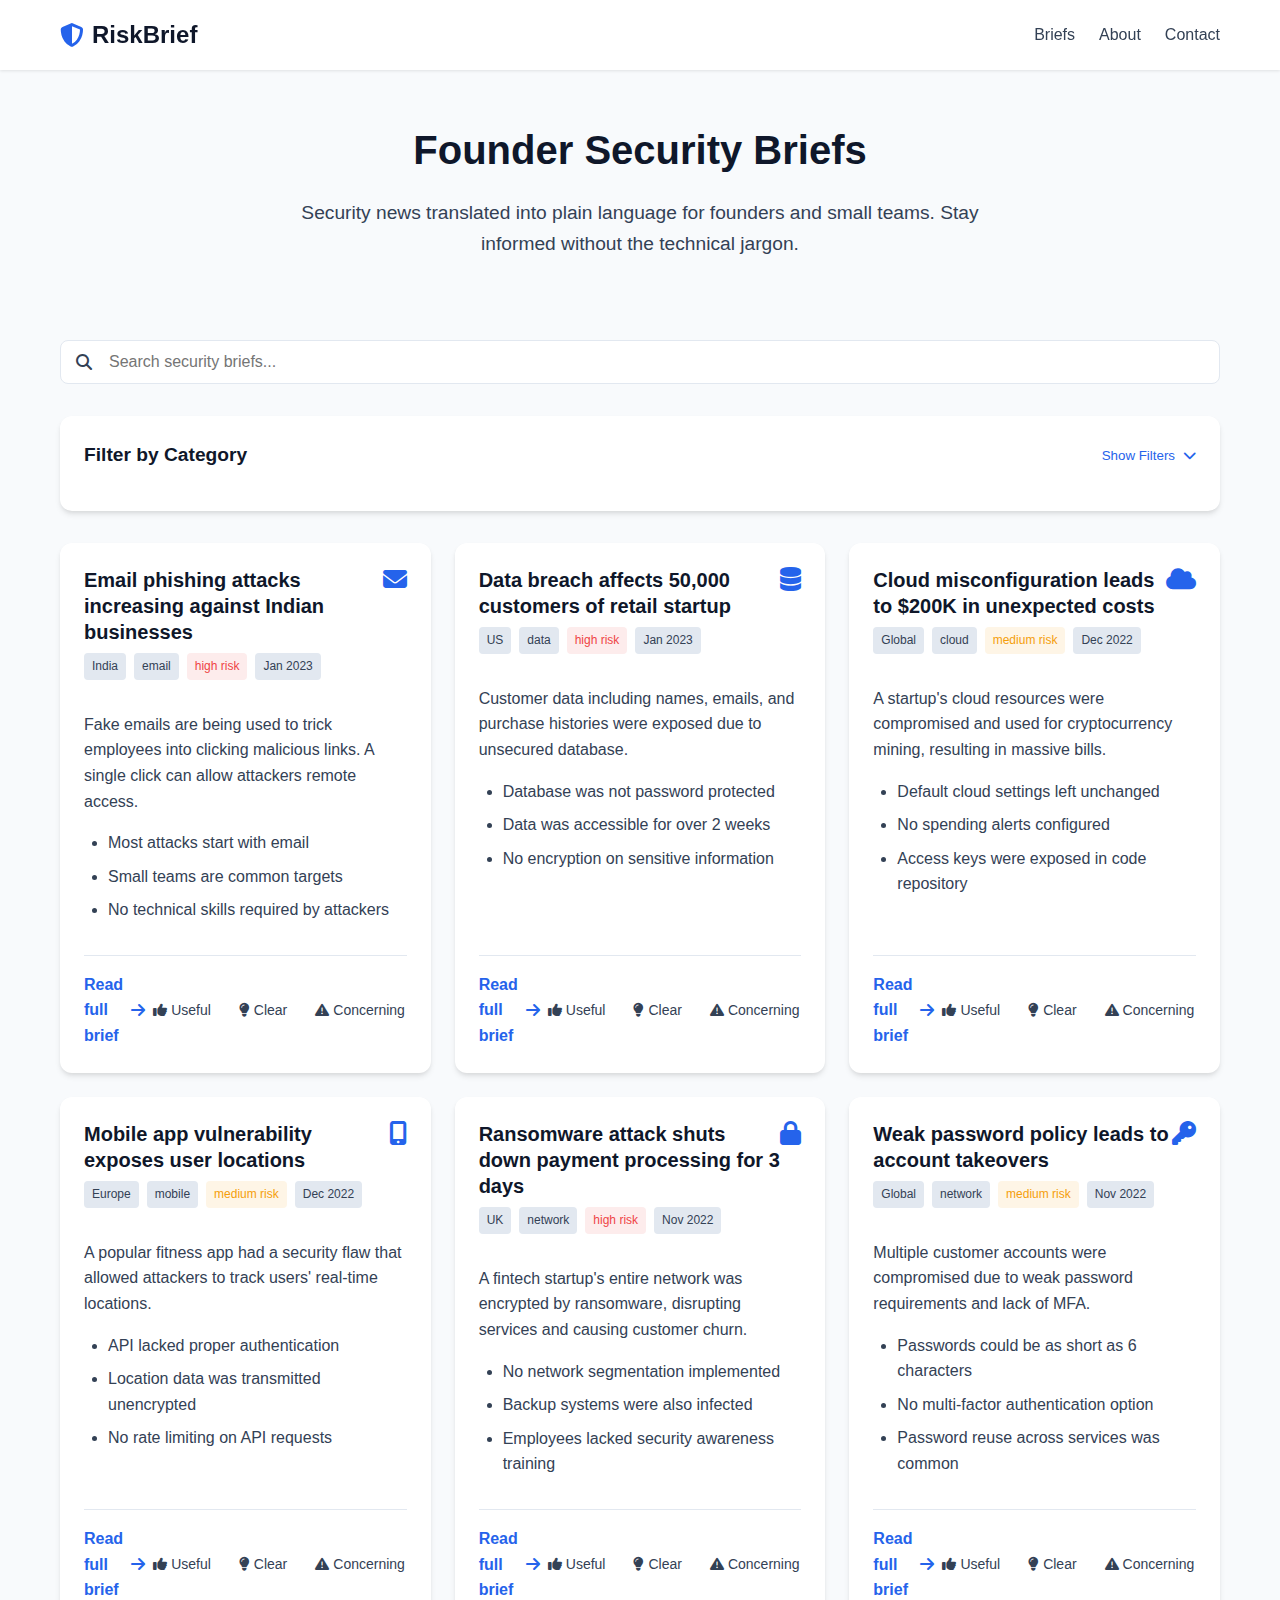
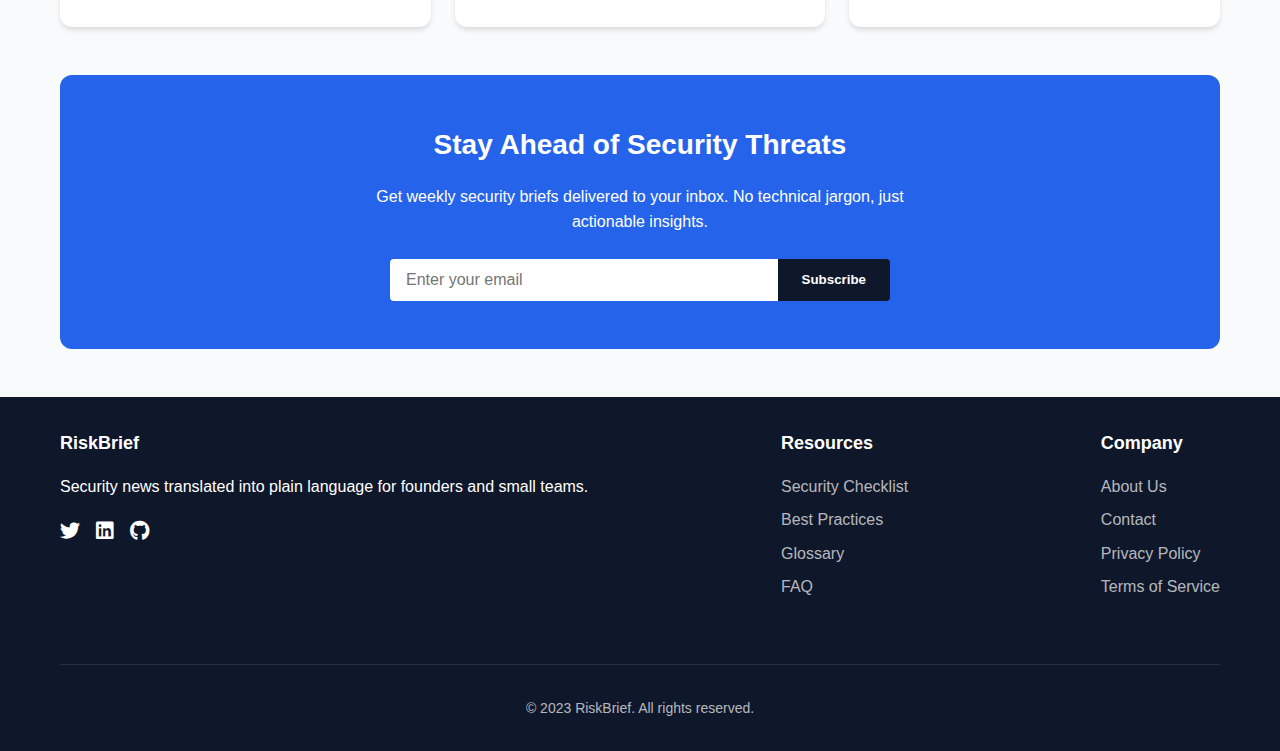
<file: index.html>
<!DOCTYPE html>
<html lang="en">
<head>
  <meta charset="UTF-8">
  <meta name="viewport" content="width=device-width, initial-scale=1.0">
  <meta name="description" content="Security news translated into plain language for founders and small teams.">
  <title>RiskBrief — Founder Security Briefs</title>
  <link rel="stylesheet" href="https://cdnjs.cloudflare.com/ajax/libs/font-awesome/6.4.0/css/all.min.css">
  <style>
    :root {
      --primary-color: #2563eb;
      --primary-dark: #1d4ed8;
      --secondary-color: #0f172a;
      --text-color: #334155;
      --light-gray: #f8fafc;
      --medium-gray: #e2e8f0;
      --border-color: #e2e8f0;
      --success-color: #10b981;
      --warning-color: #f59e0b;
      --danger-color: #ef4444;
      --card-shadow: 0 4px 6px -1px rgba(0, 0, 0, 0.1), 0 2px 4px -1px rgba(0, 0, 0, 0.06);
      --card-hover-shadow: 0 10px 15px -3px rgba(0, 0, 0, 0.1), 0 4px 6px -2px rgba(0, 0, 0, 0.05);
    }

    * {
      box-sizing: border-box;
      margin: 0;
      padding: 0;
    }

    body {
      font-family: -apple-system, BlinkMacSystemFont, "Segoe UI", Roboto, "Helvetica Neue", Arial, sans-serif;
      background-color: var(--light-gray);
      color: var(--text-color);
      line-height: 1.6;
    }

    .container {
      max-width: 1200px;
      margin: 0 auto;
      padding: 0 20px;
    }

    /* Header Styles */
    header {
      background-color: white;
      box-shadow: 0 1px 3px 0 rgba(0, 0, 0, 0.1);
      position: sticky;
      top: 0;
      z-index: 100;
    }

    .header-content {
      display: flex;
      justify-content: space-between;
      align-items: center;
      padding: 1rem 0;
    }

    .logo {
      display: flex;
      align-items: center;
      font-size: 1.5rem;
      font-weight: 700;
      color: var(--secondary-color);
      text-decoration: none;
    }

    .logo i {
      margin-right: 0.5rem;
      color: var(--primary-color);
    }

    nav ul {
      display: flex;
      list-style: none;
    }

    nav ul li {
      margin-left: 1.5rem;
    }

    nav ul li a {
      color: var(--text-color);
      text-decoration: none;
      font-weight: 500;
      transition: color 0.2s;
    }

    nav ul li a:hover {
      color: var(--primary-color);
    }

    /* Hero Section */
    .hero {
      padding: 3rem 0;
      text-align: center;
    }

    .hero h1 {
      font-size: 2.5rem;
      margin-bottom: 1rem;
      color: var(--secondary-color);
    }

    .hero p {
      font-size: 1.2rem;
      max-width: 700px;
      margin: 0 auto 2rem;
    }

    /* Filter Section */
    .filter-section {
      background-color: white;
      padding: 1.5rem;
      border-radius: 12px;
      margin-bottom: 2rem;
      box-shadow: var(--card-shadow);
    }

    .filter-header {
      display: flex;
      justify-content: space-between;
      align-items: center;
      margin-bottom: 1rem;
    }

    .filter-title {
      font-size: 1.2rem;
      font-weight: 600;
      color: var(--secondary-color);
    }

    .filter-toggle {
      background: none;
      border: none;
      color: var(--primary-color);
      cursor: pointer;
      font-weight: 500;
      display: flex;
      align-items: center;
    }

    .filter-toggle i {
      margin-left: 0.5rem;
      transition: transform 0.3s;
    }

    .filter-toggle.active i {
      transform: rotate(180deg);
    }

    .filter-options {
      display: flex;
      flex-wrap: wrap;
      gap: 1rem;
      margin-top: 1rem;
    }

    .filter-option {
      display: flex;
      align-items: center;
    }

    .filter-option input {
      margin-right: 0.5rem;
    }

    .search-box {
      position: relative;
      margin-bottom: 2rem;
    }

    .search-box input {
      width: 100%;
      padding: 0.75rem 1rem 0.75rem 3rem;
      border: 1px solid var(--border-color);
      border-radius: 8px;
      font-size: 1rem;
    }

    .search-box i {
      position: absolute;
      left: 1rem;
      top: 50%;
      transform: translateY(-50%);
      color: var(--text-color);
    }

    /* Brief Cards */
    .briefs-grid {
      display: grid;
      grid-template-columns: repeat(auto-fill, minmax(350px, 1fr));
      gap: 1.5rem;
      margin-bottom: 3rem;
    }

    .card {
      background-color: white;
      border-radius: 12px;
      padding: 1.5rem;
      box-shadow: var(--card-shadow);
      transition: transform 0.2s, box-shadow 0.2s;
      display: flex;
      flex-direction: column;
    }

    .card:hover {
      transform: translateY(-4px);
      box-shadow: var(--card-hover-shadow);
    }

    .card-header {
      display: flex;
      justify-content: space-between;
      align-items: flex-start;
      margin-bottom: 1rem;
    }

    .card-title {
      font-size: 1.25rem;
      font-weight: 600;
      color: var(--secondary-color);
      margin-bottom: 0.5rem;
      line-height: 1.3;
    }

    .card-icon {
      color: var(--primary-color);
      font-size: 1.5rem;
    }

    .card-meta {
      display: flex;
      flex-wrap: wrap;
      gap: 0.5rem;
      margin-bottom: 1rem;
    }

    .meta-tag {
      background-color: var(--medium-gray);
      color: var(--text-color);
      font-size: 0.75rem;
      padding: 0.25rem 0.5rem;
      border-radius: 4px;
      font-weight: 500;
    }

    .risk-high {
      background-color: rgba(239, 68, 68, 0.1);
      color: var(--danger-color);
    }

    .risk-medium {
      background-color: rgba(245, 158, 11, 0.1);
      color: var(--warning-color);
    }

    .risk-low {
      background-color: rgba(16, 185, 129, 0.1);
      color: var(--success-color);
    }

    .card-content {
      flex-grow: 1;
    }

    .card-content p {
      margin-bottom: 1rem;
    }

    .card-list {
      padding-left: 1.5rem;
      margin-bottom: 1rem;
    }

    .card-list li {
      margin-bottom: 0.5rem;
    }

    .card-footer {
      display: flex;
      justify-content: space-between;
      align-items: center;
      margin-top: 1rem;
      padding-top: 1rem;
      border-top: 1px solid var(--border-color);
    }

    .read-more {
      color: var(--primary-color);
      text-decoration: none;
      font-weight: 600;
      display: flex;
      align-items: center;
      transition: color 0.2s;
    }

    .read-more:hover {
      color: var(--primary-dark);
    }

    .read-more i {
      margin-left: 0.5rem;
      transition: transform 0.2s;
    }

    .read-more:hover i {
      transform: translateX(3px);
    }

    .reactions {
      display: flex;
      gap: 0.75rem;
    }

    .reaction {
      background: none;
      border: none;
      cursor: pointer;
      font-size: 0.875rem;
      color: var(--text-color);
      display: flex;
      align-items: center;
      padding: 0.25rem 0.5rem;
      border-radius: 4px;
      transition: background-color 0.2s;
    }

    .reaction:hover {
      background-color: var(--light-gray);
    }

    .reaction i {
      margin-right: 0.25rem;
    }

    .reaction.active {
      color: var(--primary-color);
    }

    /* Newsletter Section */
    .newsletter {
      background-color: var(--primary-color);
      color: white;
      padding: 3rem 0;
      border-radius: 12px;
      margin-bottom: 3rem;
      text-align: center;
    }

    .newsletter h2 {
      font-size: 1.75rem;
      margin-bottom: 1rem;
    }

    .newsletter p {
      margin-bottom: 1.5rem;
      max-width: 600px;
      margin-left: auto;
      margin-right: auto;
    }

    .newsletter-form {
      display: flex;
      max-width: 500px;
      margin: 0 auto;
    }

    .newsletter-form input {
      flex-grow: 1;
      padding: 0.75rem 1rem;
      border: none;
      border-radius: 4px 0 0 4px;
      font-size: 1rem;
    }

    .newsletter-form button {
      background-color: var(--secondary-color);
      color: white;
      border: none;
      padding: 0.75rem 1.5rem;
      border-radius: 0 4px 4px 0;
      font-weight: 600;
      cursor: pointer;
      transition: background-color 0.2s;
    }

    .newsletter-form button:hover {
      background-color: #1e293b;
    }

    /* Footer */
    footer {
      background-color: var(--secondary-color);
      color: white;
      padding: 2rem 0;
    }

    .footer-content {
      display: flex;
      justify-content: space-between;
      flex-wrap: wrap;
    }

    .footer-section {
      margin-bottom: 1.5rem;
    }

    .footer-section h3 {
      font-size: 1.125rem;
      margin-bottom: 1rem;
    }

    .footer-section ul {
      list-style: none;
    }

    .footer-section ul li {
      margin-bottom: 0.5rem;
    }

    .footer-section ul li a {
      color: rgba(255, 255, 255, 0.7);
      text-decoration: none;
      transition: color 0.2s;
    }

    .footer-section ul li a:hover {
      color: white;
    }

    .footer-bottom {
      text-align: center;
      margin-top: 2rem;
      padding-top: 2rem;
      border-top: 1px solid rgba(255, 255, 255, 0.1);
      color: rgba(255, 255, 255, 0.7);
      font-size: 0.875rem;
    }

    .social-links {
      display: flex;
      gap: 1rem;
      margin-top: 1rem;
    }

    .social-links a {
      color: white;
      font-size: 1.25rem;
      transition: transform 0.2s;
    }

    .social-links a:hover {
      transform: translateY(-3px);
    }

    /* Responsive Design */
    @media (max-width: 768px) {
      .header-content {
        flex-direction: column;
        align-items: flex-start;
      }

      nav ul {
        margin-top: 1rem;
      }

      nav ul li {
        margin-left: 0;
        margin-right: 1rem;
      }

      .hero h1 {
        font-size: 2rem;
      }

      .briefs-grid {
        grid-template-columns: 1fr;
      }

      .footer-content {
        flex-direction: column;
      }

      .newsletter-form {
        flex-direction: column;
      }

      .newsletter-form input {
        border-radius: 4px 4px 0 0;
        margin-bottom: 0.5rem;
      }

      .newsletter-form button {
        border-radius: 0 0 4px 4px;
      }
    }

    /* Toast Notification */
    .toast {
      position: fixed;
      bottom: 20px;
      right: 20px;
      background-color: var(--secondary-color);
      color: white;
      padding: 1rem 1.5rem;
      border-radius: 8px;
      box-shadow: var(--card-hover-shadow);
      transform: translateY(100px);
      opacity: 0;
      transition: transform 0.3s, opacity 0.3s;
      z-index: 1000;
    }

    .toast.show {
      transform: translateY(0);
      opacity: 1;
    }

    /* Loading State */
    .loading {
      display: flex;
      justify-content: center;
      align-items: center;
      height: 200px;
    }

    .spinner {
      width: 40px;
      height: 40px;
      border: 4px solid var(--medium-gray);
      border-top: 4px solid var(--primary-color);
      border-radius: 50%;
      animation: spin 1s linear infinite;
    }

    @keyframes spin {
      0% { transform: rotate(0deg); }
      100% { transform: rotate(360deg); }
    }

    /* Empty State */
    .empty-state {
      text-align: center;
      padding: 3rem 0;
    }

    .empty-state i {
      font-size: 3rem;
      color: var(--medium-gray);
      margin-bottom: 1rem;
    }

    .empty-state h3 {
      font-size: 1.5rem;
      margin-bottom: 0.5rem;
      color: var(--secondary-color);
    }

    .empty-state p {
      color: var(--text-color);
    }
  </style>
</head>
<body>
  <header>
    <div class="container">
      <div class="header-content">
        <a href="#" class="logo">
          <i class="fas fa-shield-alt"></i>
          RiskBrief
        </a>
        <nav>
          <ul>
            <li><a href="#briefs">Briefs</a></li>
            <li><a href="#about">About</a></li>
            <li><a href="#contact">Contact</a></li>
          </ul>
        </nav>
      </div>
    </div>
  </header>

  <main>
    <section class="hero container">
      <h1>Founder Security Briefs</h1>
      <p>Security news translated into plain language for founders and small teams. Stay informed without the technical jargon.</p>
    </section>

    <section class="container">
      <div class="search-box">
        <i class="fas fa-search"></i>
        <input type="text" id="search-input" placeholder="Search security briefs...">
      </div>

      <div class="filter-section">
        <div class="filter-header">
          <h3 class="filter-title">Filter by Category</h3>
          <button class="filter-toggle" id="filter-toggle">
            <span>Show Filters</span>
            <i class="fas fa-chevron-down"></i>
          </button>
        </div>
        <div class="filter-options" id="filter-options" style="display: none;">
          <div class="filter-option">
            <input type="checkbox" id="filter-email" value="email">
            <label for="filter-email">Email</label>
          </div>
          <div class="filter-option">
            <input type="checkbox" id="filter-data" value="data">
            <label for="filter-data">Data</label>
          </div>
          <div class="filter-option">
            <input type="checkbox" id="filter-cloud" value="cloud">
            <label for="filter-cloud">Cloud</label>
          </div>
          <div class="filter-option">
            <input type="checkbox" id="filter-mobile" value="mobile">
            <label for="filter-mobile">Mobile</label>
          </div>
          <div class="filter-option">
            <input type="checkbox" id="filter-network" value="network">
            <label for="filter-network">Network</label>
          </div>
          <div class="filter-option">
            <input type="checkbox" id="filter-high" value="high">
            <label for="filter-high">High Risk</label>
          </div>
        </div>
      </div>

      <div class="briefs-grid" id="briefs-grid">
        <!-- Brief cards will be dynamically inserted here -->
      </div>

      <div class="loading" id="loading" style="display: none;">
        <div class="spinner"></div>
      </div>

      <div class="empty-state" id="empty-state" style="display: none;">
        <i class="fas fa-inbox"></i>
        <h3>No briefs found</h3>
        <p>Try adjusting your filters or search terms.</p>
      </div>
    </section>

    <section class="container">
      <div class="newsletter">
        <h2>Stay Ahead of Security Threats</h2>
        <p>Get weekly security briefs delivered to your inbox. No technical jargon, just actionable insights.</p>
        <form class="newsletter-form" id="newsletter-form">
          <input type="email" placeholder="Enter your email" required>
          <button type="submit">Subscribe</button>
          <p id="newsletter-msg" style="margin-top:10px;"></p>
        </form>
      </div>
    </section>

  </main>

  <footer>
    <div class="container">
      <div class="footer-content">
        <div class="footer-section">
          <h3>RiskBrief</h3>
          <p>Security news translated into plain language for founders and small teams.</p>
          <div class="social-links">
            <a href="#"><i class="fab fa-twitter"></i></a>
            <a href="#"><i class="fab fa-linkedin"></i></a>
            <a href="#"><i class="fab fa-github"></i></a>
          </div>
        </div>
        <div class="footer-section">
          <h3>Resources</h3>
          <ul>
            <li><a href="#">Security Checklist</a></li>
            <li><a href="#">Best Practices</a></li>
            <li><a href="#">Glossary</a></li>
            <li><a href="#">FAQ</a></li>
          </ul>
        </div>
        <div class="footer-section">
          <h3>Company</h3>
          <ul>
            <li><a href="#">About Us</a></li>
            <li><a href="#">Contact</a></li>
            <li><a href="#">Privacy Policy</a></li>
            <li><a href="#">Terms of Service</a></li>
          </ul>
        </div>
      </div>
      <div class="footer-bottom">
        <p>&copy; 2023 RiskBrief. All rights reserved.</p>
      </div>
    </div>
  </footer>

  <div class="toast" id="toast"></div>

  <script>
    // Sample data for security briefs
    const briefsData = [
      {
        id: "001",
        title: "Email phishing attacks increasing against Indian businesses",
        icon: "fa-envelope",
        category: "email",
        risk: "high",
        location: "India",
        date: "Jan 2023",
        summary: "Fake emails are being used to trick employees into clicking malicious links. A single click can allow attackers remote access.",
        points: [
          "Most attacks start with email",
          "Small teams are common targets",
          "No technical skills required by attackers"
        ],
        url: "briefs/001.html"
      },
      {
        id: "002",
        title: "Data breach affects 50,000 customers of retail startup",
        icon: "fa-database",
        category: "data",
        risk: "high",
        location: "US",
        date: "Jan 2023",
        summary: "Customer data including names, emails, and purchase histories were exposed due to unsecured database.",
        points: [
          "Database was not password protected",
          "Data was accessible for over 2 weeks",
          "No encryption on sensitive information"
        ],
        url: "briefs/002.html"
      },
      {
        id: "003",
        title: "Cloud misconfiguration leads to $200K in unexpected costs",
        icon: "fa-cloud",
        category: "cloud",
        risk: "medium",
        location: "Global",
        date: "Dec 2022",
        summary: "A startup's cloud resources were compromised and used for cryptocurrency mining, resulting in massive bills.",
        points: [
          "Default cloud settings left unchanged",
          "No spending alerts configured",
          "Access keys were exposed in code repository"
        ],
        url: "briefs/003.html"
      },
      {
        id: "004",
        title: "Mobile app vulnerability exposes user locations",
        icon: "fa-mobile-alt",
        category: "mobile",
        risk: "medium",
        location: "Europe",
        date: "Dec 2022",
        summary: "A popular fitness app had a security flaw that allowed attackers to track users' real-time locations.",
        points: [
          "API lacked proper authentication",
          "Location data was transmitted unencrypted",
          "No rate limiting on API requests"
        ],
        url: "briefs/004.html"
      },
      {
        id: "005",
        title: "Ransomware attack shuts down payment processing for 3 days",
        icon: "fa-lock",
        category: "network",
        risk: "high",
        location: "UK",
        date: "Nov 2022",
        summary: "A fintech startup's entire network was encrypted by ransomware, disrupting services and causing customer churn.",
        points: [
          "No network segmentation implemented",
          "Backup systems were also infected",
          "Employees lacked security awareness training"
        ],
        url: "briefs/005.html"
      },
      {
        id: "006",
        title: "Weak password policy leads to account takeovers",
        icon: "fa-key",
        category: "network",
        risk: "medium",
        location: "Global",
        date: "Nov 2022",
        summary: "Multiple customer accounts were compromised due to weak password requirements and lack of MFA.",
        points: [
          "Passwords could be as short as 6 characters",
          "No multi-factor authentication option",
          "Password reuse across services was common"
        ],
        url: "briefs/006.html"
      }
    ];

    // DOM elements
    const briefsGrid = document.getElementById('briefs-grid');
    const searchInput = document.getElementById('search-input');
    const filterToggle = document.getElementById('filter-toggle');
    const filterOptions = document.getElementById('filter-options');
    const loading = document.getElementById('loading');
    const emptyState = document.getElementById('empty-state');
    const newsletterForm = document.getElementById('newsletter-form');
    const toast = document.getElementById('toast');

    // State
    let activeFilters = {
      categories: [],
      risk: null,
      search: ''
    };

    // Initialize the page
    document.addEventListener('DOMContentLoaded', () => {
      renderBriefs(briefsData);
      setupEventListeners();
      loadSavedReactions();
    });

    // Setup event listeners
    function setupEventListeners() {
      // Search functionality
      searchInput.addEventListener('input', (e) => {
        activeFilters.search = e.target.value.toLowerCase();
        filterAndRenderBriefs();
      });

      // Filter toggle
      filterToggle.addEventListener('click', () => {
        filterOptions.style.display = filterOptions.style.display === 'none' ? 'flex' : 'none';
        filterToggle.classList.toggle('active');
      });

      // Category filters
      document.querySelectorAll('.filter-option input').forEach(checkbox => {
        checkbox.addEventListener('change', (e) => {
          const value = e.target.value;
          
          if (value === 'high') {
            activeFilters.risk = e.target.checked ? 'high' : null;
          } else {
            if (e.target.checked) {
              activeFilters.categories.push(value);
            } else {
              activeFilters.categories = activeFilters.categories.filter(cat => cat !== value);
            }
          }
          
          filterAndRenderBriefs();
        });
      });

     
      // Newsletter form
     // newsletterForm.addEventListener('submit', (e) => {
       // e.preventDefault();
       // const email = e.target.querySelector('input[type="email"]').value;
      //  showToast(`Subscribed with ${email}`);
        //e.target.reset();
     // });
      
    }

    // Render briefs
    function renderBriefs(briefs) {
      if (briefs.length === 0) {
        briefsGrid.style.display = 'none';
        emptyState.style.display = 'block';
        return;
      }

      briefsGrid.style.display = 'grid';
      emptyState.style.display = 'none';

      briefsGrid.innerHTML = briefs.map(brief => `
        <div class="card" data-brief-id="${brief.id}">
          <div class="card-header">
            <div>
              <h2 class="card-title">${brief.title}</h2>
              <div class="card-meta">
                <span class="meta-tag">${brief.location}</span>
                <span class="meta-tag">${brief.category}</span>
                <span class="meta-tag risk-${brief.risk}">${brief.risk} risk</span>
                <span class="meta-tag">${brief.date}</span>
              </div>
            </div>
            <i class="fas ${brief.icon} card-icon"></i>
          </div>
          <div class="card-content">
            <p>${brief.summary}</p>
            <ul class="card-list">
              ${brief.points.map(point => `<li>${point}</li>`).join('')}
            </ul>
          </div>
          <div class="card-footer">
            <a class="read-more" href="${brief.url}" onclick="trackFullRead('${brief.id}')">
              Read full brief <i class="fas fa-arrow-right"></i>
            </a>
            <div class="reactions" data-brief-id="${brief.id}">
              <button class="reaction" data-reaction="useful" onclick="toggleReaction('${brief.id}', 'useful')">
                <i class="fas fa-thumbs-up"></i> Useful
              </button>
              <button class="reaction" data-reaction="clear" onclick="toggleReaction('${brief.id}', 'clear')">
                <i class="fas fa-lightbulb"></i> Clear
              </button>
              <button class="reaction" data-reaction="concern" onclick="toggleReaction('${brief.id}', 'concern')">
                <i class="fas fa-exclamation-triangle"></i> Concerning
              </button>
            </div>
          </div>
        </div>
      `).join('');
    }

    // Filter and render briefs based on active filters
    function filterAndRenderBriefs() {
      // Show loading state
      briefsGrid.style.display = 'none';
      emptyState.style.display = 'none';
      loading.style.display = 'flex';

      // Simulate loading delay
      setTimeout(() => {
        loading.style.display = 'none';

        let filteredBriefs = briefsData;

        // Filter by search term
        if (activeFilters.search) {
          filteredBriefs = filteredBriefs.filter(brief => 
            brief.title.toLowerCase().includes(activeFilters.search) ||
            brief.summary.toLowerCase().includes(activeFilters.search) ||
            brief.location.toLowerCase().includes(activeFilters.search) ||
            brief.category.toLowerCase().includes(activeFilters.search)
          );
        }

        // Filter by categories
        if (activeFilters.categories.length > 0) {
          filteredBriefs = filteredBriefs.filter(brief => 
            activeFilters.categories.includes(brief.category)
          );
        }

        // Filter by risk level
        if (activeFilters.risk) {
          filteredBriefs = filteredBriefs.filter(brief => 
            brief.risk === activeFilters.risk
          );
        }

        renderBriefs(filteredBriefs);
      }, 300);
    }

    // Track full brief read
    function trackFullRead(id) {
      console.log("Full brief opened:", id);
      // In a real app, this would send analytics data
    }

    // Toggle reaction
    function toggleReaction(briefId, reactionType) {
      const key = `reaction_${briefId}_${reactionType}`;
      const reactionBtn = document.querySelector(`.reactions[data-brief-id="${briefId}"] .reaction[data-reaction="${reactionType}"]`);
      
      if (localStorage.getItem(key)) {
        // Remove reaction
        localStorage.removeItem(key);
        reactionBtn.classList.remove('active');
      } else {
        // Add reaction
        localStorage.setItem(key, "true");
        reactionBtn.classList.add('active');
        
        // Remove other reactions for this brief
        document.querySelectorAll(`.reactions[data-brief-id="${briefId}"] .reaction`).forEach(btn => {
          if (btn.dataset.reaction !== reactionType) {
            const otherKey = `reaction_${briefId}_${btn.dataset.reaction}`;
            localStorage.removeItem(otherKey);
            btn.classList.remove('active');
          }
        });
      }
      
      console.log("Reaction toggled:", briefId, reactionType);
    }

    // Load saved reactions
    function loadSavedReactions() {
      document.querySelectorAll(".reaction").forEach(btn => {
        const briefId = btn.closest('.reactions').dataset.briefId;
        const reactionType = btn.dataset.reaction;
        const key = `reaction_${briefId}_${reactionType}`;

        if (localStorage.getItem(key)) {
          btn.classList.add('active');
        }
      });
    }

    // Show toast notification
    function showToast(message) {
      toast.textContent = message;
      toast.classList.add('show');
      
      setTimeout(() => {
        toast.classList.remove('show');
      }, 3000);
    }
  </script>

<script>
document.getElementById("newsletter-form").addEventListener("submit", async (e) => {
  e.preventDefault();

  const email = e.target.querySelector("input").value;
  const msg = document.getElementById("newsletter-msg");

  msg.textContent = "Subscribing...";

  try {
    const res = await fetch(
      "https://riskbrief-newsletter.farhanahmed2794.workers.dev/",
      {
        method: "POST",
        headers: { "Content-Type": "application/json" },
        body: JSON.stringify({
          email: email,
          source: "homepage"
        })
      }
    );

    const data = await res.json();
    msg.textContent = data.message;
    msg.style.color = "green";
    e.target.reset();

  } catch {
    msg.textContent = "Something went wrong";
    msg.style.color = "red";
  }
});
</script>



  
</body>
</html>
</file>
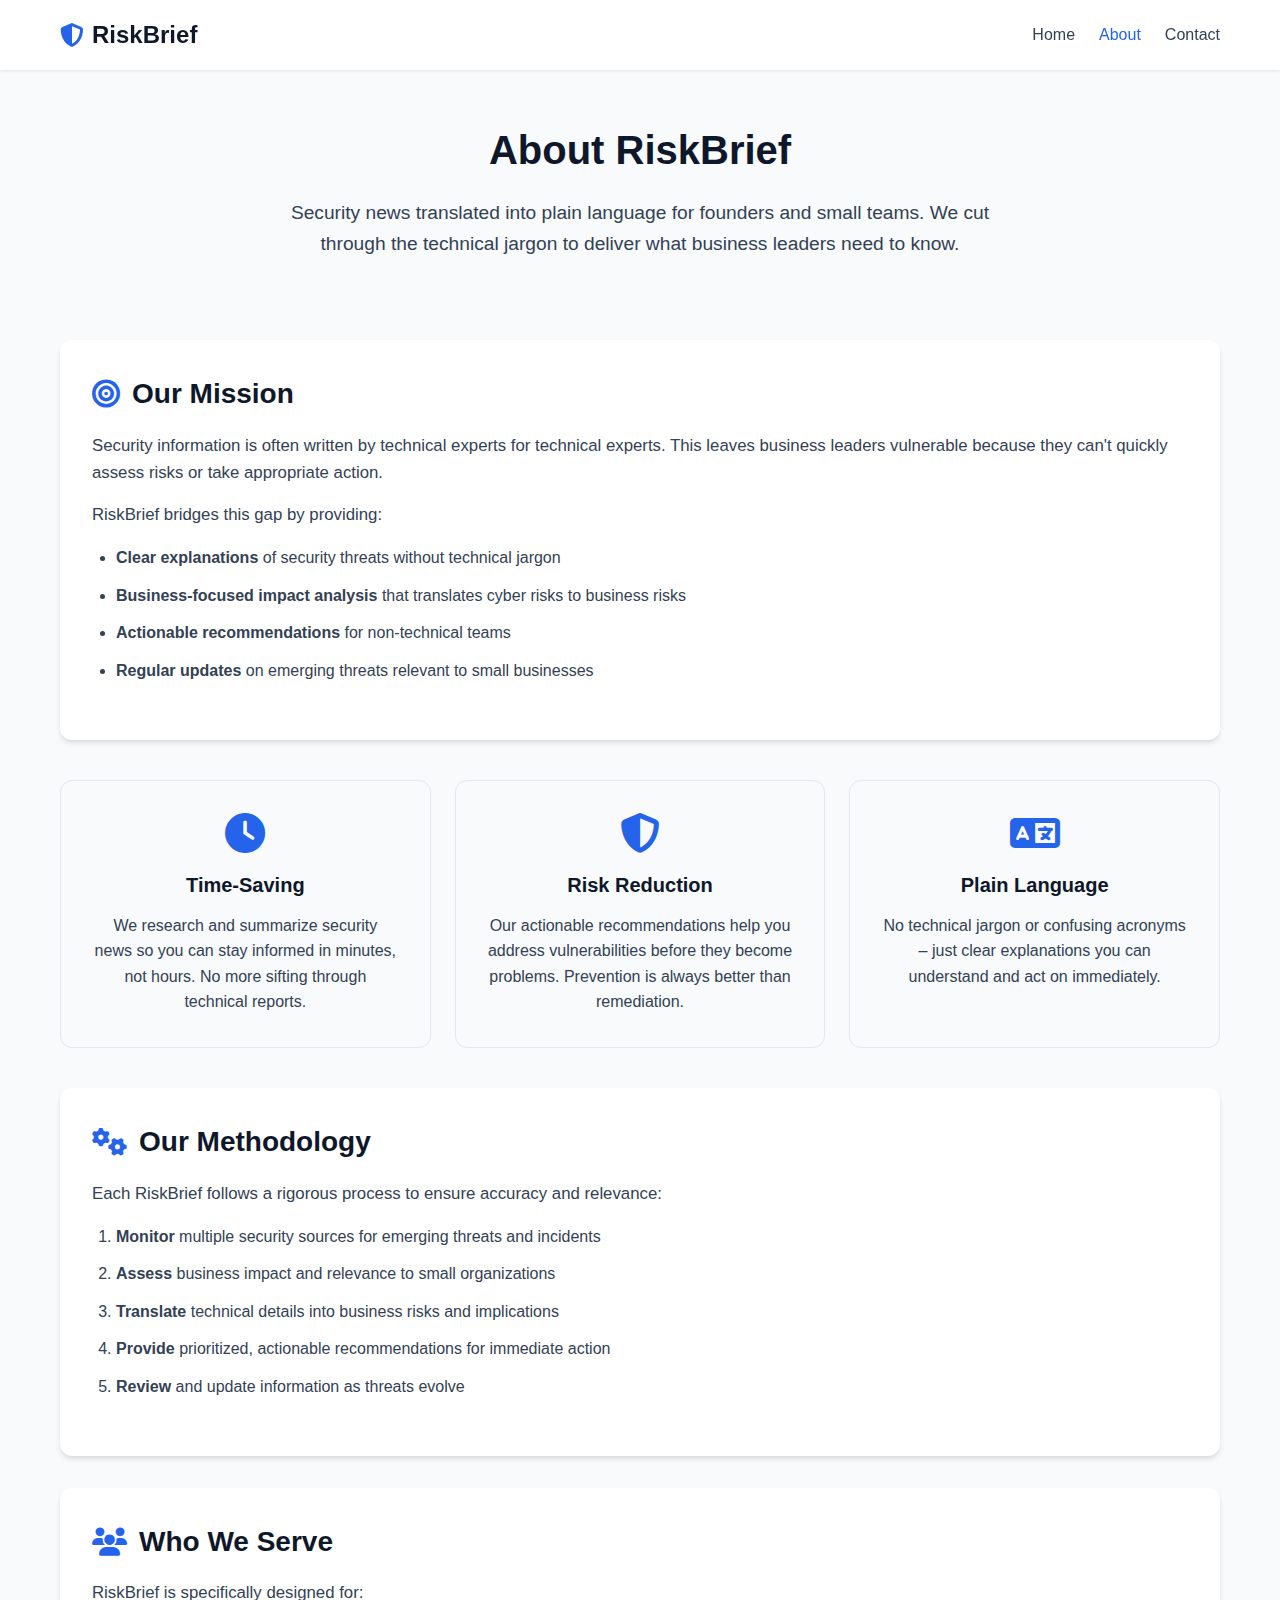
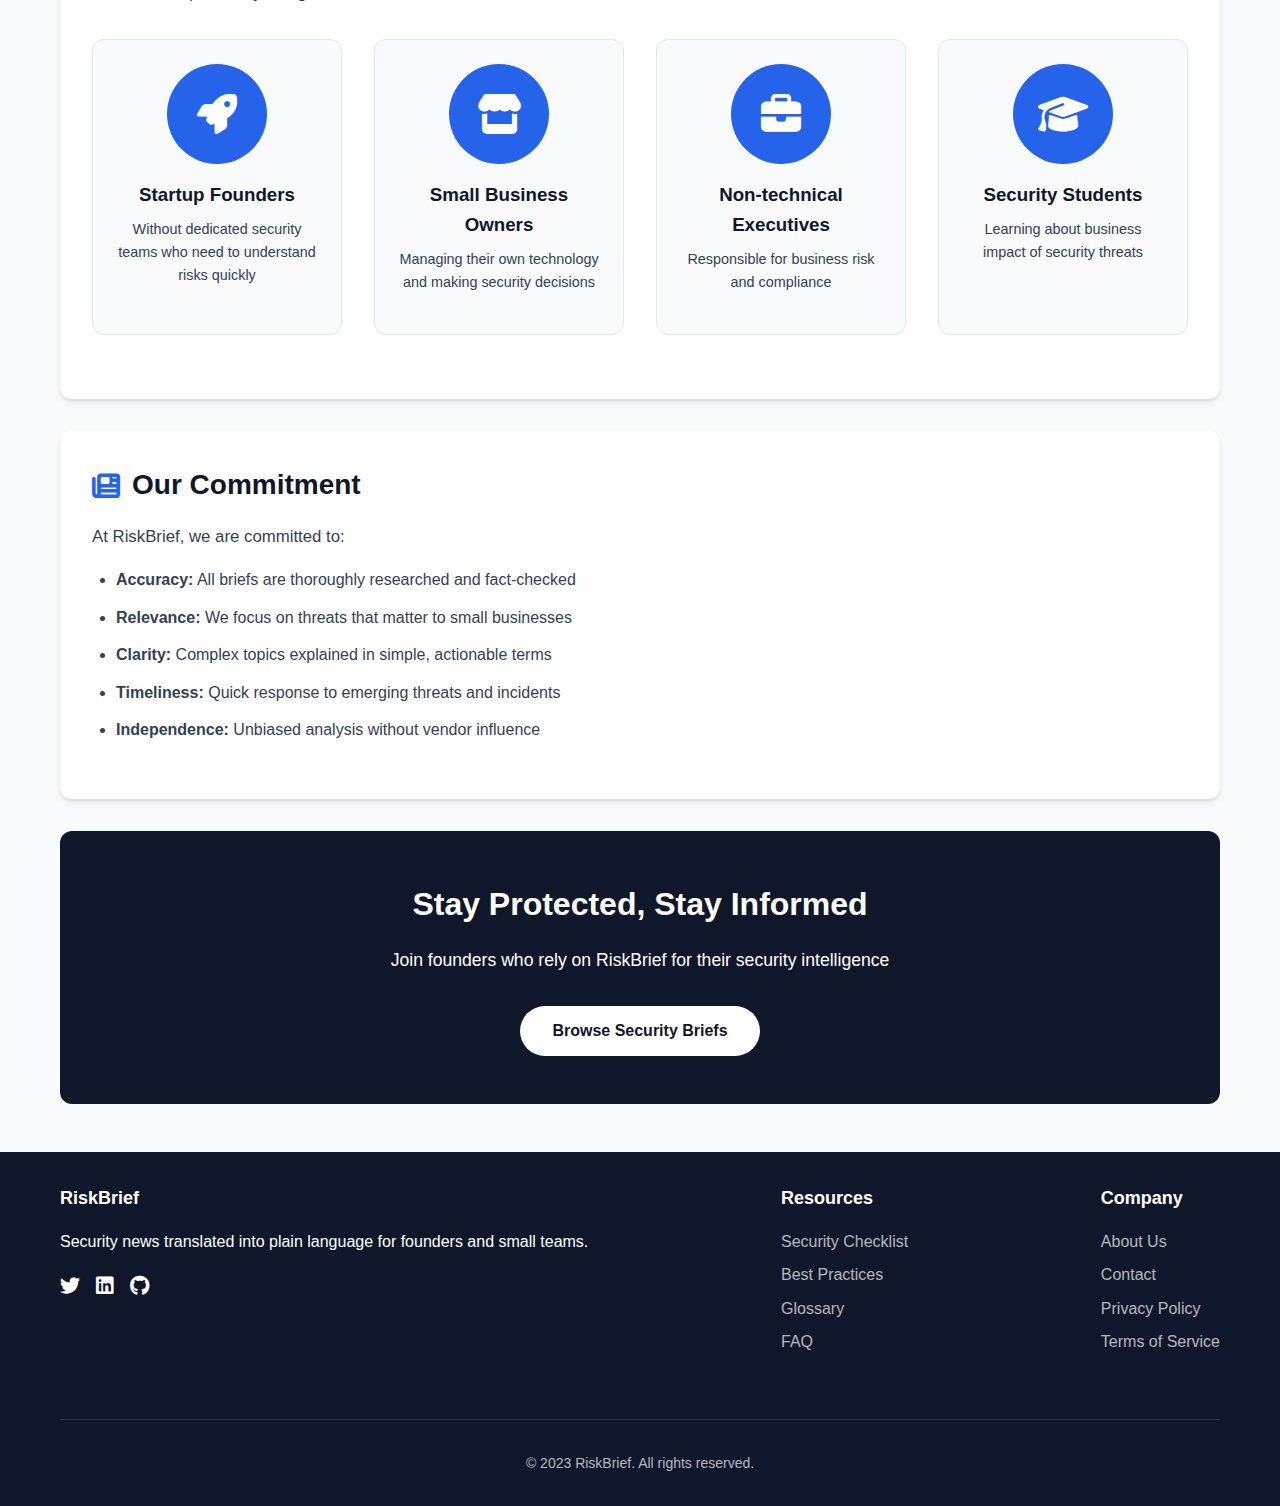
<file: about.html>
<!DOCTYPE html>
<html lang="en">
<head>
  <meta charset="UTF-8">
  <meta name="viewport" content="width=device-width, initial-scale=1.0">
  <meta name="description" content="Learn about RiskBrief - Security news translated into plain language for founders and small teams.">
  <title>About RiskBrief — Founder Security Briefs</title>
  <link rel="stylesheet" href="https://cdnjs.cloudflare.com/ajax/libs/font-awesome/6.4.0/css/all.min.css">
  <style>
    :root {
      --primary-color: #2563eb;
      --primary-dark: #1d4ed8;
      --secondary-color: #0f172a;
      --text-color: #334155;
      --light-gray: #f8fafc;
      --medium-gray: #e2e8f0;
      --border-color: #e2e8f0;
      --success-color: #10b981;
      --warning-color: #f59e0b;
      --danger-color: #ef4444;
      --card-shadow: 0 4px 6px -1px rgba(0, 0, 0, 0.1), 0 2px 4px -1px rgba(0, 0, 0, 0.06);
      --card-hover-shadow: 0 10px 15px -3px rgba(0, 0, 0, 0.1), 0 4px 6px -2px rgba(0, 0, 0, 0.05);
    }

    * {
      box-sizing: border-box;
      margin: 0;
      padding: 0;
    }

    body {
      font-family: -apple-system, BlinkMacSystemFont, "Segoe UI", Roboto, "Helvetica Neue", Arial, sans-serif;
      background-color: var(--light-gray);
      color: var(--text-color);
      line-height: 1.6;
    }

    .container {
      max-width: 1200px;
      margin: 0 auto;
      padding: 0 20px;
    }

    /* Header Styles */
    header {
      background-color: white;
      box-shadow: 0 1px 3px 0 rgba(0, 0, 0, 0.1);
      position: sticky;
      top: 0;
      z-index: 100;
    }

    .header-content {
      display: flex;
      justify-content: space-between;
      align-items: center;
      padding: 1rem 0;
    }

    .logo {
      display: flex;
      align-items: center;
      font-size: 1.5rem;
      font-weight: 700;
      color: var(--secondary-color);
      text-decoration: none;
    }

    .logo i {
      margin-right: 0.5rem;
      color: var(--primary-color);
    }

    nav ul {
      display: flex;
      list-style: none;
    }

    nav ul li {
      margin-left: 1.5rem;
    }

    nav ul li a {
      color: var(--text-color);
      text-decoration: none;
      font-weight: 500;
      transition: color 0.2s;
    }

    nav ul li a:hover {
      color: var(--primary-color);
    }

    nav ul li a.active {
      color: var(--primary-color);
    }

    /* Hero Section */
    .hero {
      padding: 3rem 0;
      text-align: center;
    }

    .hero h1 {
      font-size: 2.5rem;
      margin-bottom: 1rem;
      color: var(--secondary-color);
    }

    .hero p {
      font-size: 1.2rem;
      max-width: 700px;
      margin: 0 auto 2rem;
    }

    /* About Section */
    .about-section {
      background-color: white;
      border-radius: 12px;
      padding: 2rem;
      margin-bottom: 2rem;
      box-shadow: var(--card-shadow);
    }

    .about-section h2 {
      color: var(--secondary-color);
      margin-bottom: 1rem;
      font-size: 1.75rem;
      display: flex;
      align-items: center;
    }

    .about-section h2 i {
      margin-right: 0.75rem;
      color: var(--primary-color);
    }

    .about-section p {
      margin-bottom: 1rem;
      font-size: 1.05rem;
    }

    .about-section ul, .about-section ol {
      margin-left: 1.5rem;
      margin-bottom: 1.5rem;
    }

    .about-section li {
      margin-bottom: 0.75rem;
    }

    /* Value Proposition */
    .value-proposition {
      display: grid;
      grid-template-columns: repeat(auto-fit, minmax(300px, 1fr));
      gap: 1.5rem;
      margin: 2.5rem 0;
    }

    .value-card {
      background-color: var(--light-gray);
      padding: 2rem;
      border-radius: 12px;
      text-align: center;
      transition: transform 0.2s, box-shadow 0.2s;
      border: 1px solid var(--border-color);
    }

    .value-card:hover {
      transform: translateY(-4px);
      box-shadow: var(--card-hover-shadow);
    }

    .value-card i {
      font-size: 2.5rem;
      color: var(--primary-color);
      margin-bottom: 1rem;
    }

    .value-card h3 {
      margin-bottom: 0.75rem;
      color: var(--secondary-color);
      font-size: 1.25rem;
    }

    .value-card p {
      color: var(--text-color);
      line-height: 1.6;
    }

    /* Team Section */
    .team-grid {
      display: grid;
      grid-template-columns: repeat(auto-fit, minmax(250px, 1fr));
      gap: 2rem;
      margin: 2rem 0;
    }

    .team-member {
      text-align: center;
      padding: 1.5rem;
      background-color: var(--light-gray);
      border-radius: 12px;
      border: 1px solid var(--border-color);
    }

    .team-avatar {
      width: 100px;
      height: 100px;
      border-radius: 50%;
      background-color: var(--primary-color);
      color: white;
      display: flex;
      align-items: center;
      justify-content: center;
      margin: 0 auto 1rem;
      font-size: 2.5rem;
    }

    .team-member h3 {
      color: var(--secondary-color);
      margin-bottom: 0.5rem;
    }

    .team-member p {
      color: var(--text-color);
      font-size: 0.9rem;
    }

    /* Stats Section */
    .stats-section {
      background-color: var(--primary-color);
      color: white;
      padding: 3rem 0;
      border-radius: 12px;
      margin: 2rem 0;
      text-align: center;
    }

    .stats-grid {
      display: grid;
      grid-template-columns: repeat(auto-fit, minmax(200px, 1fr));
      gap: 2rem;
    }

    .stat-item h3 {
      font-size: 2.5rem;
      margin-bottom: 0.5rem;
    }

    .stat-item p {
      font-size: 1.1rem;
      opacity: 0.9;
    }

    /* CTA Section */
    .cta-section {
      background-color: var(--secondary-color);
      color: white;
      padding: 3rem 0;
      border-radius: 12px;
      margin: 2rem 0;
      text-align: center;
    }

    .cta-section h2 {
      font-size: 2rem;
      margin-bottom: 1rem;
    }

    .cta-section p {
      font-size: 1.1rem;
      margin-bottom: 2rem;
      max-width: 600px;
      margin-left: auto;
      margin-right: auto;
    }

    .cta-button {
      display: inline-block;
      background-color: white;
      color: var(--secondary-color);
      padding: 0.75rem 2rem;
      border-radius: 30px;
      text-decoration: none;
      font-weight: 600;
      transition: transform 0.2s, box-shadow 0.2s;
    }

    .cta-button:hover {
      transform: translateY(-2px);
      box-shadow: 0 4px 12px rgba(0, 0, 0, 0.15);
    }

    /* Footer */
    footer {
      background-color: var(--secondary-color);
      color: white;
      padding: 2rem 0;
      margin-top: 3rem;
    }

    .footer-content {
      display: flex;
      justify-content: space-between;
      flex-wrap: wrap;
    }

    .footer-section {
      margin-bottom: 1.5rem;
    }

    .footer-section h3 {
      font-size: 1.125rem;
      margin-bottom: 1rem;
    }

    .footer-section ul {
      list-style: none;
    }

    .footer-section ul li {
      margin-bottom: 0.5rem;
    }

    .footer-section ul li a {
      color: rgba(255, 255, 255, 0.7);
      text-decoration: none;
      transition: color 0.2s;
    }

    .footer-section ul li a:hover {
      color: white;
    }

    .footer-bottom {
      text-align: center;
      margin-top: 2rem;
      padding-top: 2rem;
      border-top: 1px solid rgba(255, 255, 255, 0.1);
      color: rgba(255, 255, 255, 0.7);
      font-size: 0.875rem;
    }

    .social-links {
      display: flex;
      gap: 1rem;
      margin-top: 1rem;
    }

    .social-links a {
      color: white;
      font-size: 1.25rem;
      transition: transform 0.2s;
    }

    .social-links a:hover {
      transform: translateY(-3px);
    }

    /* Responsive Design */
    @media (max-width: 768px) {
      .header-content {
        flex-direction: column;
        align-items: flex-start;
      }

      nav ul {
        margin-top: 1rem;
      }

      nav ul li {
        margin-left: 0;
        margin-right: 1rem;
      }

      .hero h1 {
        font-size: 2rem;
      }

      .value-proposition {
        grid-template-columns: 1fr;
      }

      .stats-grid {
        grid-template-columns: 1fr;
      }

      .footer-content {
        flex-direction: column;
      }
    }
  </style>
</head>
<body>
  <header>
    <div class="container">
      <div class="header-content">
        <a href="index.html" class="logo">
          <i class="fas fa-shield-alt"></i>
          RiskBrief
        </a>
        <nav>
          <ul>
            <li><a href="index.html">Home</a></li>
            <li><a href="about.html" class="active">About</a></li>
            <li><a href="contact.html">Contact</a></li>
          </ul>
        </nav>
      </div>
    </div>
  </header>

  <main>
    <section class="hero container">
      <h1>About RiskBrief</h1>
      <p>Security news translated into plain language for founders and small teams. We cut through the technical jargon to deliver what business leaders need to know.</p>
    </section>

    <section class="container">
      <div class="about-section">
        <h2><i class="fas fa-bullseye"></i> Our Mission</h2>
        <p>Security information is often written by technical experts for technical experts. This leaves business leaders vulnerable because they can't quickly assess risks or take appropriate action.</p>
        <p>RiskBrief bridges this gap by providing:</p>
        <ul>
          <li><strong>Clear explanations</strong> of security threats without technical jargon</li>
          <li><strong>Business-focused impact analysis</strong> that translates cyber risks to business risks</li>
          <li><strong>Actionable recommendations</strong> for non-technical teams</li>
          <li><strong>Regular updates</strong> on emerging threats relevant to small businesses</li>
        </ul>
      </div>

      <div class="value-proposition">
        <div class="value-card">
          <i class="fas fa-clock"></i>
          <h3>Time-Saving</h3>
          <p>We research and summarize security news so you can stay informed in minutes, not hours. No more sifting through technical reports.</p>
        </div>
        <div class="value-card">
          <i class="fas fa-shield-alt"></i>
          <h3>Risk Reduction</h3>
          <p>Our actionable recommendations help you address vulnerabilities before they become problems. Prevention is always better than remediation.</p>
        </div>
        <div class="value-card">
          <i class="fas fa-language"></i>
          <h3>Plain Language</h3>
          <p>No technical jargon or confusing acronyms – just clear explanations you can understand and act on immediately.</p>
        </div>
      </div>

      <div class="about-section">
        <h2><i class="fas fa-cogs"></i> Our Methodology</h2>
        <p>Each RiskBrief follows a rigorous process to ensure accuracy and relevance:</p>
        <ol>
          <li><strong>Monitor</strong> multiple security sources for emerging threats and incidents</li>
          <li><strong>Assess</strong> business impact and relevance to small organizations</li>
          <li><strong>Translate</strong> technical details into business risks and implications</li>
          <li><strong>Provide</strong> prioritized, actionable recommendations for immediate action</li>
          <li><strong>Review</strong> and update information as threats evolve</li>
        </ol>
      </div>

      <!--
      <div class="stats-section">
        <div class="container">
          <h2 style="margin-bottom: 2rem;">Our Impact</h2>
          <div class="stats-grid">
            <div class="stat-item">
              <h3>500+</h3>
              <p>Security Briefs Published</p>
            </div>
            <div class="stat-item">
              <h3>10K+</h3>
              <p>Founders Protected</p>
            </div>
            <div class="stat-item">
              <h3>50+</h3>
              <p>Threats Prevented</p>
            </div>
            <div class="stat-item">
              <h3>98%</h3>
              <p>Reader Satisfaction</p>
            </div>
          </div>
        </div>
      </div>
      -->
      
      <div class="about-section">
        <h2><i class="fas fa-users"></i> Who We Serve</h2>
        <p>RiskBrief is specifically designed for:</p>
        <div class="team-grid">
          <div class="team-member">
            <div class="team-avatar">
              <i class="fas fa-rocket"></i>
            </div>
            <h3>Startup Founders</h3>
            <p>Without dedicated security teams who need to understand risks quickly</p>
          </div>
          <div class="team-member">
            <div class="team-avatar">
              <i class="fas fa-store"></i>
            </div>
            <h3>Small Business Owners</h3>
            <p>Managing their own technology and making security decisions</p>
          </div>
          <div class="team-member">
            <div class="team-avatar">
              <i class="fas fa-briefcase"></i>
            </div>
            <h3>Non-technical Executives</h3>
            <p>Responsible for business risk and compliance</p>
          </div>
          <div class="team-member">
            <div class="team-avatar">
              <i class="fas fa-graduation-cap"></i>
            </div>
            <h3>Security Students</h3>
            <p>Learning about business impact of security threats</p>
          </div>
        </div>
      </div>

      <div class="about-section">
        <h2><i class="fas fa-newspaper"></i> Our Commitment</h2>
        <p>At RiskBrief, we are committed to:</p>
        <ul>
          <li><strong>Accuracy:</strong> All briefs are thoroughly researched and fact-checked</li>
          <li><strong>Relevance:</strong> We focus on threats that matter to small businesses</li>
          <li><strong>Clarity:</strong> Complex topics explained in simple, actionable terms</li>
          <li><strong>Timeliness:</strong> Quick response to emerging threats and incidents</li>
          <li><strong>Independence:</strong> Unbiased analysis without vendor influence</li>
        </ul>
      </div>

      <div class="cta-section">
        <h2>Stay Protected, Stay Informed</h2>
        <!--<p>Join thousands of founders who rely on RiskBrief for their security intelligence</p>-->
        <p>Join founders who rely on RiskBrief for their security intelligence</p>
        <a href="index.html" class="cta-button">Browse Security Briefs</a>
      </div>
    </section>
  </main>

  <footer>
    <div class="container">
      <div class="footer-content">
        <div class="footer-section">
          <h3>RiskBrief</h3>
          <p>Security news translated into plain language for founders and small teams.</p>
          <div class="social-links">
            <a href="#"><i class="fab fa-twitter"></i></a>
            <a href="#"><i class="fab fa-linkedin"></i></a>
            <a href="#"><i class="fab fa-github"></i></a>
          </div>
        </div>
        <div class="footer-section">
          <h3>Resources</h3>
          <ul>
            <li><a href="#">Security Checklist</a></li>
            <li><a href="#">Best Practices</a></li>
            <li><a href="#">Glossary</a></li>
            <li><a href="#">FAQ</a></li>
          </ul>
        </div>
        <div class="footer-section">
          <h3>Company</h3>
          <ul>
            <li><a href="about.html">About Us</a></li>
            <li><a href="contact.html">Contact</a></li>
            <li><a href="#">Privacy Policy</a></li>
            <li><a href="#">Terms of Service</a></li>
          </ul>
        </div>
      </div>
      <div class="footer-bottom">
        <p>&copy; 2023 RiskBrief. All rights reserved.</p>
      </div>
    </div>
  </footer>
</body>
</html>
</file>
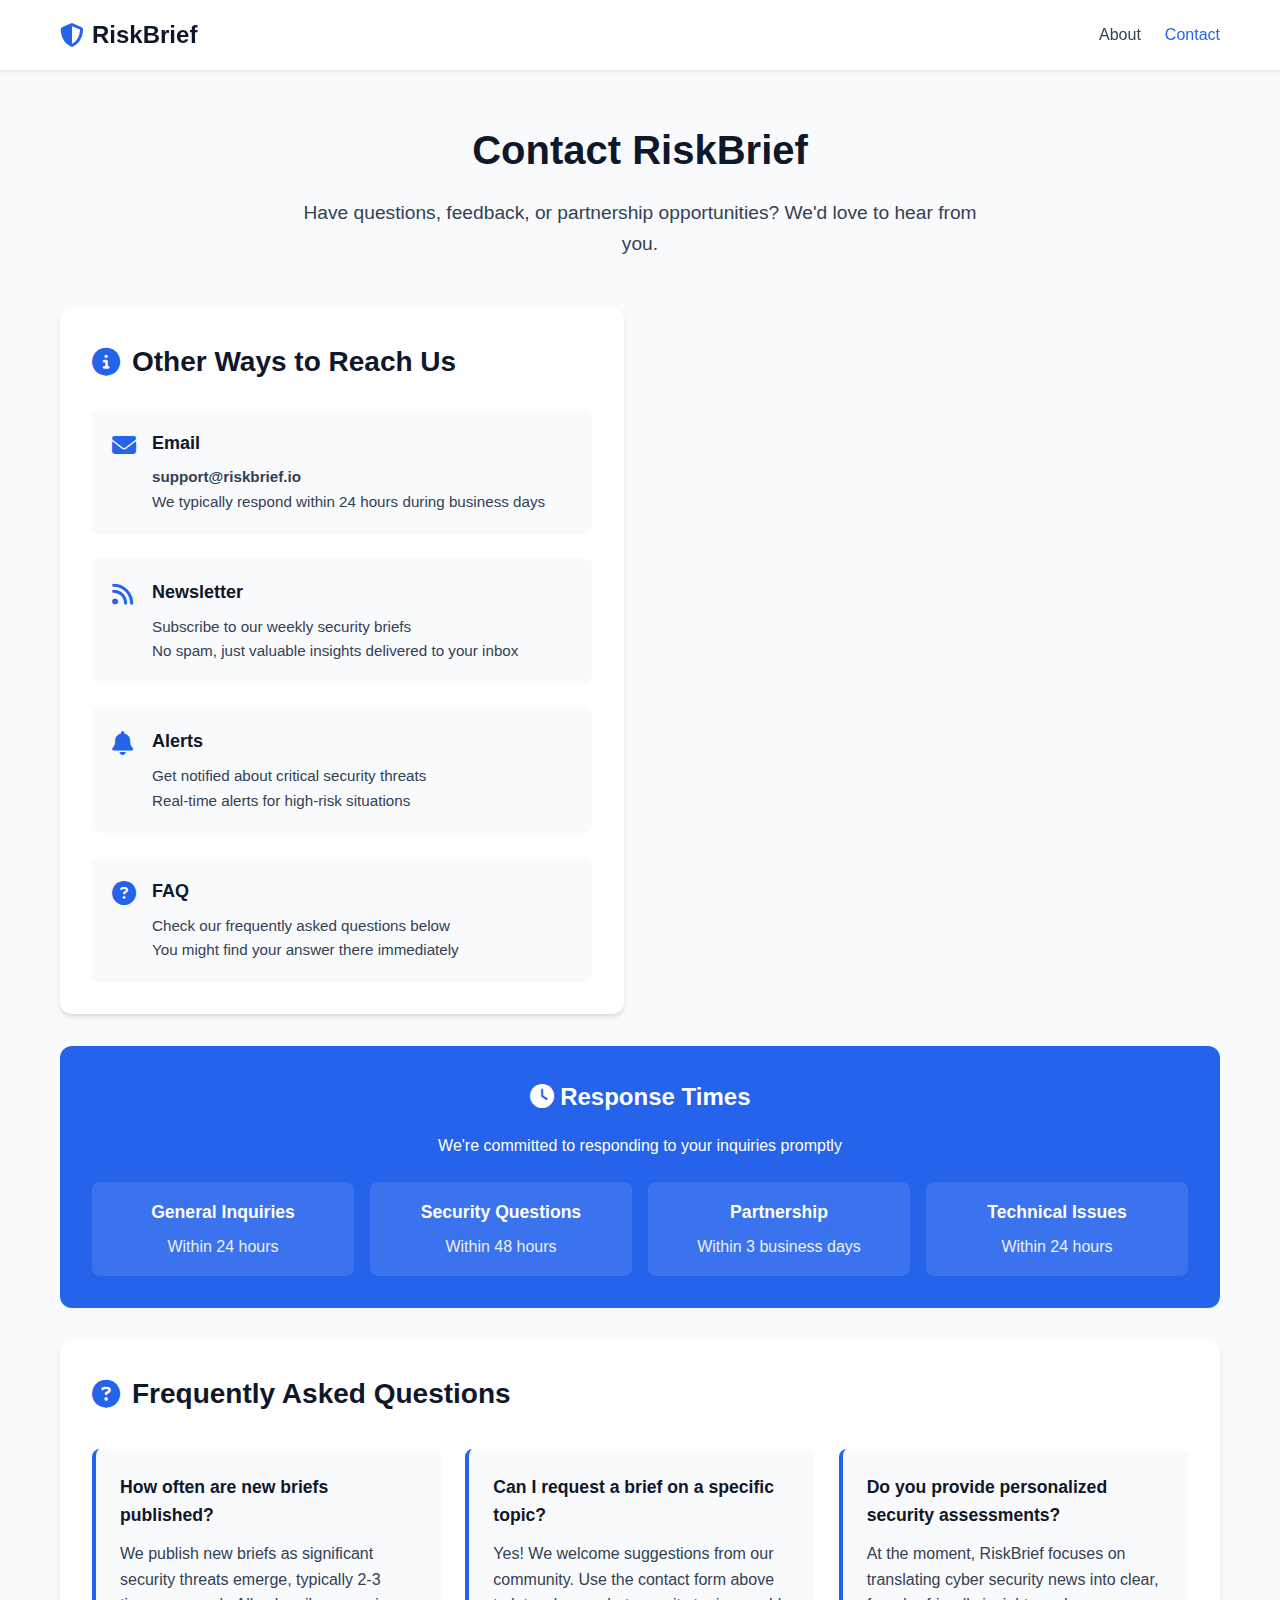
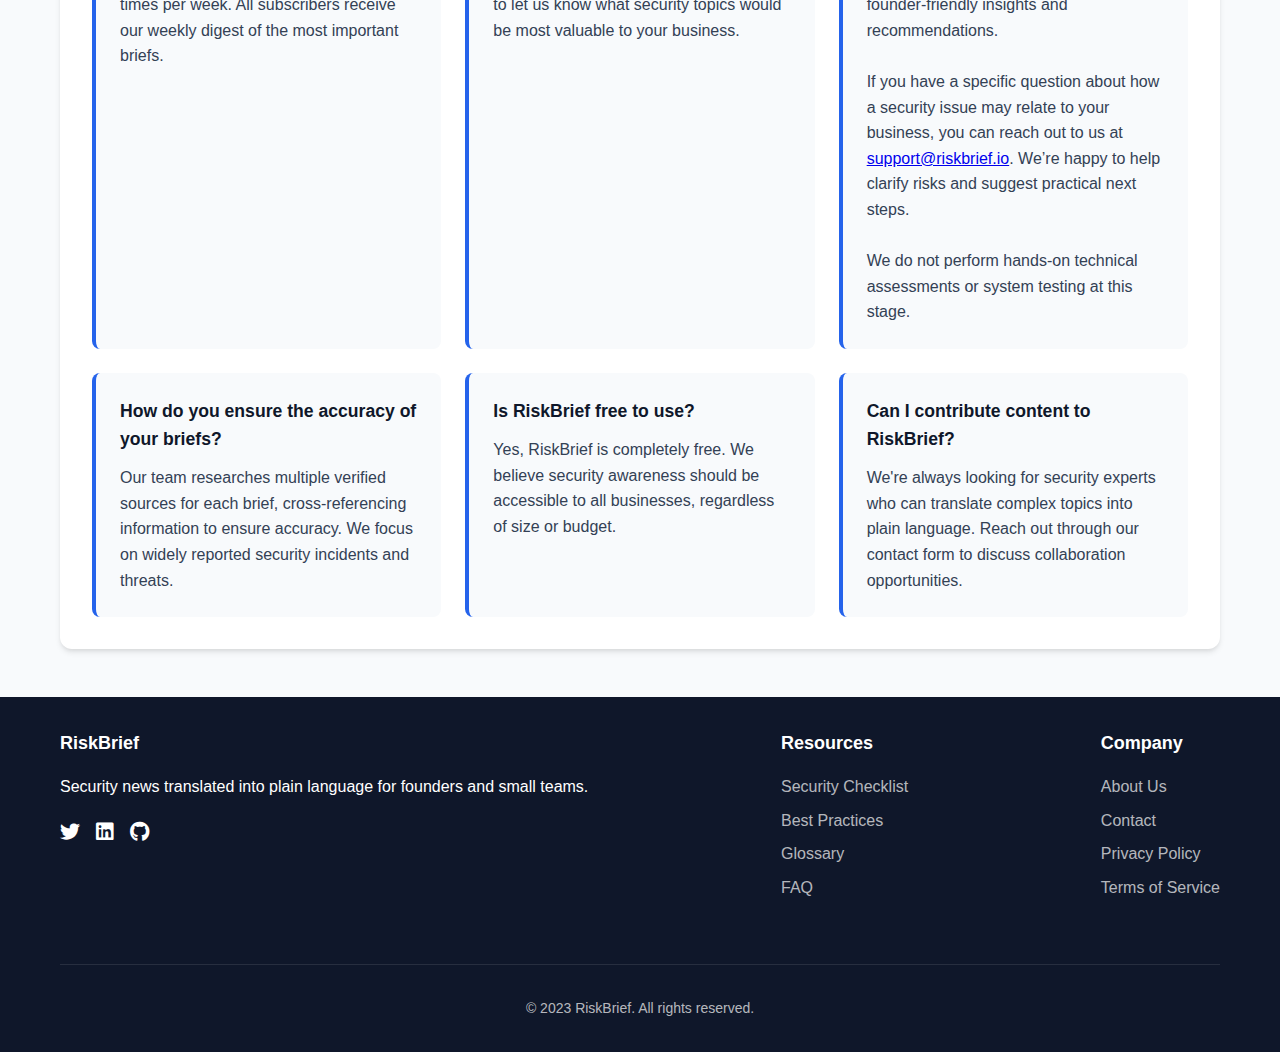
<file: contact.html>
<!DOCTYPE html>
<html lang="en">
<head>
  <meta charset="UTF-8">
  <meta name="viewport" content="width=device-width, initial-scale=1.0">
  <meta name="description" content="Contact RiskBrief - Get in touch with our team for security questions, feedback, or partnerships.">
  <title>Contact RiskBrief — Founder Security Briefs</title>
  <link rel="stylesheet" href="https://cdnjs.cloudflare.com/ajax/libs/font-awesome/6.4.0/css/all.min.css">
  <style>
    :root {
      --primary-color: #2563eb;
      --primary-dark: #1d4ed8;
      --secondary-color: #0f172a;
      --text-color: #334155;
      --light-gray: #f8fafc;
      --medium-gray: #e2e8f0;
      --border-color: #e2e8f0;
      --success-color: #10b981;
      --warning-color: #f59e0b;
      --danger-color: #ef4444;
      --card-shadow: 0 4px 6px -1px rgba(0, 0, 0, 0.1), 0 2px 4px -1px rgba(0, 0, 0, 0.06);
      --card-hover-shadow: 0 10px 15px -3px rgba(0, 0, 0, 0.1), 0 4px 6px -2px rgba(0, 0, 0, 0.05);
    }

    * {
      box-sizing: border-box;
      margin: 0;
      padding: 0;
    }

    body {
      font-family: -apple-system, BlinkMacSystemFont, "Segoe UI", Roboto, "Helvetica Neue", Arial, sans-serif;
      background-color: var(--light-gray);
      color: var(--text-color);
      line-height: 1.6;
    }

    .container {
      max-width: 1200px;
      margin: 0 auto;
      padding: 0 20px;
    }

    /* Header Styles */
    header {
      background-color: white;
      box-shadow: 0 1px 3px 0 rgba(0, 0, 0, 0.1);
      position: sticky;
      top: 0;
      z-index: 100;
    }

    .header-content {
      display: flex;
      justify-content: space-between;
      align-items: center;
      padding: 1rem 0;
    }

    .logo {
      display: flex;
      align-items: center;
      font-size: 1.5rem;
      font-weight: 700;
      color: var(--secondary-color);
      text-decoration: none;
    }

    .logo i {
      margin-right: 0.5rem;
      color: var(--primary-color);
    }

    nav ul {
      display: flex;
      list-style: none;
    }

    nav ul li {
      margin-left: 1.5rem;
    }

    nav ul li a {
      color: var(--text-color);
      text-decoration: none;
      font-weight: 500;
      transition: color 0.2s;
    }

    nav ul li a:hover {
      color: var(--primary-color);
    }

    nav ul li a.active {
      color: var(--primary-color);
    }

    /* Hero Section */
    .hero {
      padding: 3rem 0;
      text-align: center;
    }

    .hero h1 {
      font-size: 2.5rem;
      margin-bottom: 1rem;
      color: var(--secondary-color);
    }

    .hero p {
      font-size: 1.2rem;
      max-width: 700px;
      margin: 0 auto;
    }

    /* Contact Container */
    .contact-container {
      display: grid;
      grid-template-columns: 1fr 1fr;
      gap: 2rem;
      margin-bottom: 2rem;
    }

    .contact-section {
      background-color: white;
      border-radius: 12px;
      padding: 2rem;
      box-shadow: var(--card-shadow);
    }

    .contact-section h2 {
      color: var(--secondary-color);
      margin-bottom: 1.5rem;
      font-size: 1.75rem;
      display: flex;
      align-items: center;
    }

    .contact-section h2 i {
      margin-right: 0.75rem;
      color: var(--primary-color);
    }

    /* Contact Form */
    .contact-form {
      display: flex;
      flex-direction: column;
      gap: 1.25rem;
    }

    .form-group {
      display: flex;
      flex-direction: column;
    }

    .form-group label {
      margin-bottom: 0.5rem;
      font-weight: 500;
      color: var(--secondary-color);
    }

    .form-group input,
    .form-group textarea,
    .form-group select {
      padding: 0.75rem 1rem;
      border: 1px solid var(--border-color);
      border-radius: 8px;
      font-size: 1rem;
      transition: border-color 0.2s, box-shadow 0.2s;
    }

    .form-group input:focus,
    .form-group textarea:focus,
    .form-group select:focus {
      outline: none;
      border-color: var(--primary-color);
      box-shadow: 0 0 0 3px rgba(37, 99, 235, 0.1);
    }

    .form-group textarea {
      min-height: 120px;
      resize: vertical;
      font-family: inherit;
    }

    .submit-btn {
      background-color: var(--primary-color);
      color: white;
      border: none;
      padding: 0.875rem 1.5rem;
      border-radius: 8px;
      font-size: 1rem;
      font-weight: 600;
      cursor: pointer;
      transition: background-color 0.2s, transform 0.2s;
    }

    .submit-btn:hover {
      background-color: var(--primary-dark);
      transform: translateY(-1px);
    }

    .submit-btn:active {
      transform: translateY(0);
    }

    .submit-btn:disabled {
      background-color: var(--medium-gray);
      cursor: not-allowed;
      transform: none;
    }

    #form-message {
      padding: 0.75rem 1rem;
      border-radius: 8px;
      margin-top: 1rem;
      font-weight: 500;
    }

    #form-message.success {
      background-color: rgba(16, 185, 129, 0.1);
      color: var(--success-color);
      border: 1px solid rgba(16, 185, 129, 0.2);
    }

    #form-message.error {
      background-color: rgba(239, 68, 68, 0.1);
      color: var(--danger-color);
      border: 1px solid rgba(239, 68, 68, 0.2);
    }

    /* Contact Info */
    .contact-info {
      display: flex;
      flex-direction: column;
      gap: 1.5rem;
    }

    .contact-item {
      display: flex;
      align-items: flex-start;
      gap: 1rem;
      padding: 1.25rem;
      background-color: var(--light-gray);
      border-radius: 8px;
      transition: transform 0.2s, box-shadow 0.2s;
    }

    .contact-item:hover {
      transform: translateY(-2px);
      box-shadow: var(--card-shadow);
    }

    .contact-item i {
      color: var(--primary-color);
      font-size: 1.5rem;
      margin-top: 0.25rem;
      min-width: 24px;
    }

    .contact-item-content h3 {
      color: var(--secondary-color);
      margin-bottom: 0.5rem;
      font-size: 1.125rem;
    }

    .contact-item-content p {
      color: var(--text-color);
      font-size: 0.95rem;
    }

    /* FAQ Section */
    .faq-section {
      background-color: white;
      border-radius: 12px;
      padding: 2rem;
      box-shadow: var(--card-shadow);
      margin-bottom: 2rem;
    }

    .faq-section h2 {
      color: var(--secondary-color);
      margin-bottom: 2rem;
      font-size: 1.75rem;
      display: flex;
      align-items: center;
    }

    .faq-section h2 i {
      margin-right: 0.75rem;
      color: var(--primary-color);
    }

    .faq-grid {
      display: grid;
      grid-template-columns: repeat(auto-fit, minmax(300px, 1fr));
      gap: 1.5rem;
    }

    .faq-item {
      padding: 1.5rem;
      background-color: var(--light-gray);
      border-radius: 8px;
      border-left: 4px solid var(--primary-color);
    }

    .faq-question {
      font-weight: 600;
      margin-bottom: 0.75rem;
      color: var(--secondary-color);
      font-size: 1.1rem;
    }

    .faq-answer {
      color: var(--text-color);
      line-height: 1.6;
    }

    /* Office Hours Section */
    .hours-section {
      background-color: var(--primary-color);
      color: white;
      padding: 2rem;
      border-radius: 12px;
      margin-bottom: 2rem;
      text-align: center;
    }

    .hours-section h2 {
      margin-bottom: 1rem;
      font-size: 1.5rem;
    }

    .hours-grid {
      display: grid;
      grid-template-columns: repeat(auto-fit, minmax(200px, 1fr));
      gap: 1rem;
      margin-top: 1.5rem;
    }

    .hours-item {
      padding: 1rem;
      background-color: rgba(255, 255, 255, 0.1);
      border-radius: 8px;
    }

    .hours-item h3 {
      margin-bottom: 0.5rem;
      font-size: 1.1rem;
    }

    .hours-item p {
      opacity: 0.9;
    }

    /* Footer */
    footer {
      background-color: var(--secondary-color);
      color: white;
      padding: 2rem 0;
      margin-top: 3rem;
    }

    .footer-content {
      display: flex;
      justify-content: space-between;
      flex-wrap: wrap;
    }

    .footer-section {
      margin-bottom: 1.5rem;
    }

    .footer-section h3 {
      font-size: 1.125rem;
      margin-bottom: 1rem;
    }

    .footer-section ul {
      list-style: none;
    }

    .footer-section ul li {
      margin-bottom: 0.5rem;
    }

    .footer-section ul li a {
      color: rgba(255, 255, 255, 0.7);
      text-decoration: none;
      transition: color 0.2s;
    }

    .footer-section ul li a:hover {
      color: white;
    }

    .footer-bottom {
      text-align: center;
      margin-top: 2rem;
      padding-top: 2rem;
      border-top: 1px solid rgba(255, 255, 255, 0.1);
      color: rgba(255, 255, 255, 0.7);
      font-size: 0.875rem;
    }

    .social-links {
      display: flex;
      gap: 1rem;
      margin-top: 1rem;
    }

    .social-links a {
      color: white;
      font-size: 1.25rem;
      transition: transform 0.2s;
    }

    .social-links a:hover {
      transform: translateY(-3px);
    }

    /* Responsive Design */
    @media (max-width: 768px) {
      .header-content {
        flex-direction: column;
        align-items: flex-start;
      }

      nav ul {
        margin-top: 1rem;
      }

      nav ul li {
        margin-left: 0;
        margin-right: 1rem;
      }

      .hero h1 {
        font-size: 2rem;
      }

      .contact-container {
        grid-template-columns: 1fr;
      }

      .faq-grid {
        grid-template-columns: 1fr;
      }

      .hours-grid {
        grid-template-columns: 1fr;
      }

      .footer-content {
        flex-direction: column;
      }
    }
  </style>
</head>
<body>
  <header>
    <div class="container">
      <div class="header-content">
        <a href="index.html" class="logo">
          <i class="fas fa-shield-alt"></i>
          RiskBrief
        </a>
        <nav>
          <ul>
            <li><a href="about.html">About</a></li>
            <li><a href="contact.html" class="active">Contact</a></li>
          </ul>
        </nav>
      </div>
    </div>
  </header>

  <main>
    <section class="hero container">
      <h1>Contact RiskBrief</h1>
      <p>Have questions, feedback, or partnership opportunities? We'd love to hear from you.</p>
    </section>

    <section class="container">
      <div class="contact-container">
       
        
        <div class="contact-section">
          <h2><i class="fas fa-info-circle"></i> Other Ways to Reach Us</h2>
          <div class="contact-info">
            <div class="contact-item">
              <i class="fas fa-envelope"></i>
              <div class="contact-item-content">
                <h3>Email</h3>
                <p><strong>support@riskbrief.io</strong></p>
                <p>We typically respond within 24 hours during business days</p>
              </div>
            </div>
            
            <div class="contact-item">
              <i class="fas fa-rss"></i>
              <div class="contact-item-content">
                <h3>Newsletter</h3>
                <p>Subscribe to our weekly security briefs</p>
                <p>No spam, just valuable insights delivered to your inbox</p>
              </div>
            </div>
            
            <div class="contact-item">
              <i class="fas fa-bell"></i>
              <div class="contact-item-content">
                <h3>Alerts</h3>
                <p>Get notified about critical security threats</p>
                <p>Real-time alerts for high-risk situations</p>
              </div>
            </div>
            
            <div class="contact-item">
              <i class="fas fa-question-circle"></i>
              <div class="contact-item-content">
                <h3>FAQ</h3>
                <p>Check our frequently asked questions below</p>
                <p>You might find your answer there immediately</p>
              </div>
            </div>
          </div>
        </div>
      </div>

      <div class="hours-section">
        <h2><i class="fas fa-clock"></i> Response Times</h2>
        <p>We're committed to responding to your inquiries promptly</p>
        <div class="hours-grid">
          <div class="hours-item">
            <h3>General Inquiries</h3>
            <p>Within 24 hours</p>
          </div>
          <div class="hours-item">
            <h3>Security Questions</h3>
            <p>Within 48 hours</p>
          </div>
          <div class="hours-item">
            <h3>Partnership</h3>
            <p>Within 3 business days</p>
          </div>
          <div class="hours-item">
            <h3>Technical Issues</h3>
            <p>Within 24 hours</p>
          </div>
        </div>
      </div>
      
      <div class="faq-section">
        <h2><i class="fas fa-question-circle"></i> Frequently Asked Questions</h2>
        
        <div class="faq-grid">
          <div class="faq-item">
            <div class="faq-question">How often are new briefs published?</div>
            <div class="faq-answer">We publish new briefs as significant security threats emerge, typically 2-3 times per week. All subscribers receive our weekly digest of the most important briefs.</div>
          </div>
          
          <div class="faq-item">
            <div class="faq-question">Can I request a brief on a specific topic?</div>
            <div class="faq-answer">Yes! We welcome suggestions from our community. Use the contact form above to let us know what security topics would be most valuable to your business.</div>
          </div>
          
          <div class="faq-item">
            <div class="faq-question">Do you provide personalized security assessments?</div>
            <div class="faq-answer">At the moment, RiskBrief focuses on translating cyber security news into clear, founder-friendly insights and recommendations.
    <br><br>
    If you have a specific question about how a security issue may relate to your business, you can reach out to us at 
    <a href="mailto:support@riskbrief.io">support@riskbrief.io</a>. We’re happy to help clarify risks and suggest practical next steps.
    <br><br>
    We do not perform hands-on technical assessments or system testing at this stage.</div>
          </div>
          
          <div class="faq-item">
            <div class="faq-question">How do you ensure the accuracy of your briefs?</div>
            <div class="faq-answer">Our team researches multiple verified sources for each brief, cross-referencing information to ensure accuracy. We focus on widely reported security incidents and threats.</div>
          </div>
          
          <div class="faq-item">
            <div class="faq-question">Is RiskBrief free to use?</div>
            <div class="faq-answer">Yes, RiskBrief is completely free. We believe security awareness should be accessible to all businesses, regardless of size or budget.</div>
          </div>
          
          <div class="faq-item">
            <div class="faq-question">Can I contribute content to RiskBrief?</div>
            <div class="faq-answer">We're always looking for security experts who can translate complex topics into plain language. Reach out through our contact form to discuss collaboration opportunities.</div>
          </div>
        </div>
      </div>
    </section>
  </main>

  <footer>
    <div class="container">
      <div class="footer-content">
        <div class="footer-section">
          <h3>RiskBrief</h3>
          <p>Security news translated into plain language for founders and small teams.</p>
          <div class="social-links">
            <a href="#"><i class="fab fa-twitter"></i></a>
            <a href="#"><i class="fab fa-linkedin"></i></a>
            <a href="#"><i class="fab fa-github"></i></a>
          </div>
        </div>
        <div class="footer-section">
          <h3>Resources</h3>
          <ul>
            <li><a href="#">Security Checklist</a></li>
            <li><a href="#">Best Practices</a></li>
            <li><a href="#">Glossary</a></li>
            <li><a href="#">FAQ</a></li>
          </ul>
        </div>
        <div class="footer-section">
          <h3>Company</h3>
          <ul>
            <li><a href="about.html">About Us</a></li>
            <li><a href="contact.html">Contact</a></li>
            <li><a href="#">Privacy Policy</a></li>
            <li><a href="#">Terms of Service</a></li>
          </ul>
        </div>
      </div>
      <div class="footer-bottom">
        <p>&copy; 2023 RiskBrief. All rights reserved.</p>
      </div>
    </div>
  </footer>

  <script>
    document.getElementById('contact-form').addEventListener('submit', async (e) => {
      e.preventDefault();
      
      const form = e.target;
      const formData = new FormData(form);
      const formMessage = document.getElementById('form-message');
      const submitBtn = document.getElementById('submit-btn');
      const btnText = document.getElementById('btn-text');
      
      // Show loading state
      btnText.textContent = 'Sending...';
      submitBtn.disabled = true;
      formMessage.style.display = 'none';
      
      try {
        // In a real implementation, you would send this data to your backend
        // For now, we'll just simulate a successful submission
        
        // Simulate API call
        await new Promise(resolve => setTimeout(resolve, 1500));
        
        // Show success message
        formMessage.textContent = 'Thank you for your message! We\'ll get back to you within 24 hours.';
        formMessage.className = 'success';
        formMessage.style.display = 'block';
        
        // Reset form
        form.reset();
        
        // In a real implementation, you would send the data to your backend
        // For example:
        /*
        const response = await fetch('https://your-api-endpoint.com/contact', {
          method: 'POST',
          headers: {
            'Content-Type': 'application/json',
          },
          body: JSON.stringify({
            name: formData.get('name'),
            email: formData.get('email'),
            company: formData.get('company'),
            subject: formData.get('subject'),
            message: formData.get('message')
          }),
        });
        
        const data = await response.json();
        
        if (response.ok) {
          formMessage.textContent = data.message;
          formMessage.className = 'success';
          formMessage.style.display = 'block';
          form.reset();
        } else {
          throw new Error(data.message);
        }
        */
      } catch (error) {
        console.error('Error submitting form:', error);
        formMessage.textContent = 'There was an error sending your message. Please try again or contact us directly at contact@riskbrief.io';
        formMessage.className = 'error';
        formMessage.style.display = 'block';
      } finally {
        // Reset button state
        btnText.textContent = 'Send Message';
        submitBtn.disabled = false;
      }
    });
  </script>
</body>
</html>
</file>
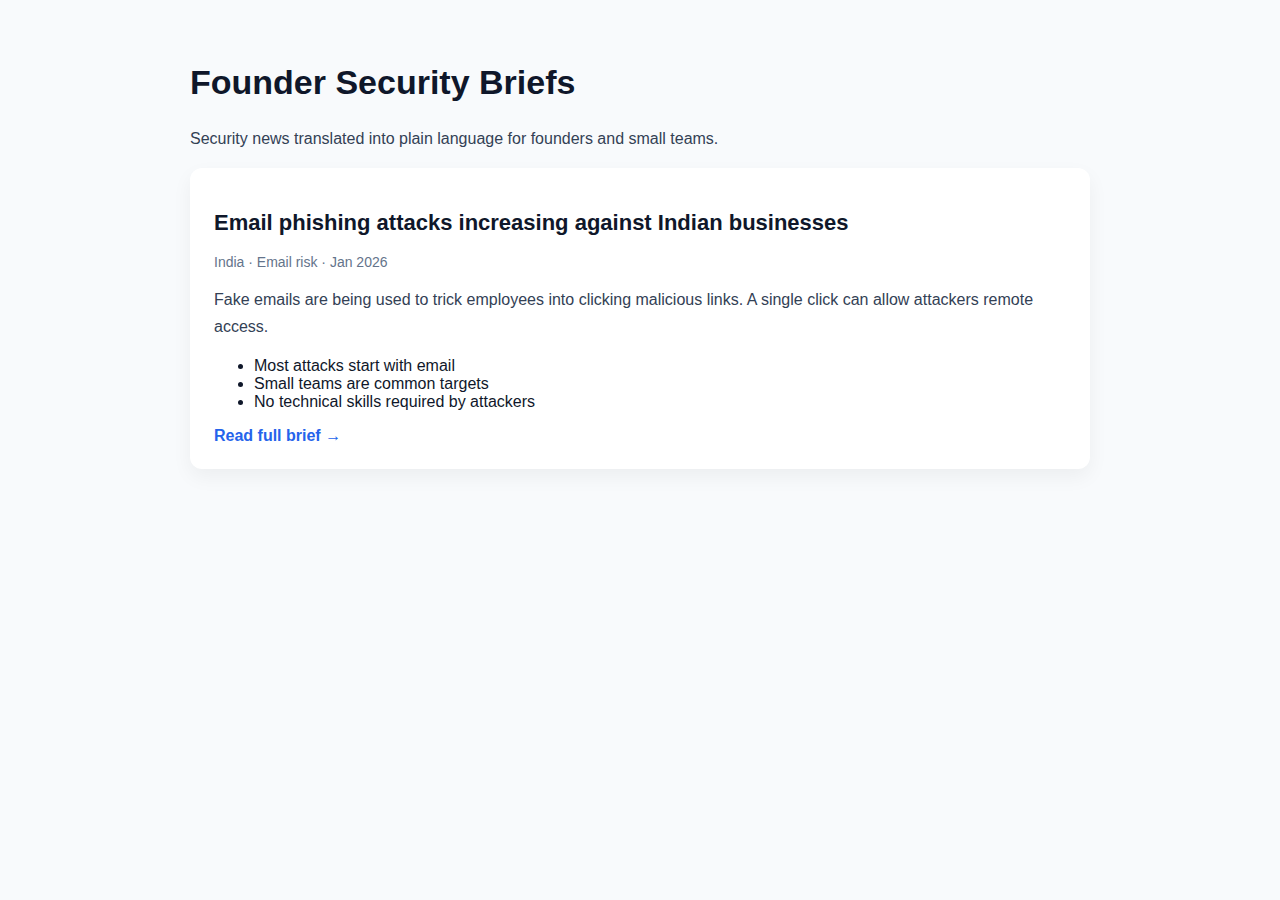
<file: index-old.html>
<!DOCTYPE html>
<html>
<head>
  <title>Latest Security Briefs — RiskBrief</title>
  <link rel="stylesheet" href="assets/style.css">
</head>
<body>

<div class="container">

  <h1>Founder Security Briefs</h1>
  <p>
    Security news translated into plain language for founders and small teams.
  </p>

  <!-- BRIEF CARD -->
  <div class="card" data-brief-id="001">
    <h2>Email phishing attacks increasing against Indian businesses</h2>
    <div class="meta">India · Email risk · Jan 2026</div>

    <p>
      Fake emails are being used to trick employees into clicking malicious links.
      A single click can allow attackers remote access.
    </p>

    <ul>
      <li>Most attacks start with email</li>
      <li>Small teams are common targets</li>
      <li>No technical skills required by attackers</li>
    </ul>
<!--
    <div class="reactions" data-brief-id="001">
      <span class="reaction" data-reaction="useful">👍 Useful</span>
      <span class="reaction" data-reaction="clear">💡 Clear</span>
      <span class="reaction" data-reaction="concern">⚠️ Concerning</span>
    </div>
-->
    <a class="read-more" href="briefs/001.html"
       onclick="trackFullRead('001')">
      Read full brief →
    </a>
  </div>

</div>

<script src="assets/main.js"></script>
</body>
</html>
</file>
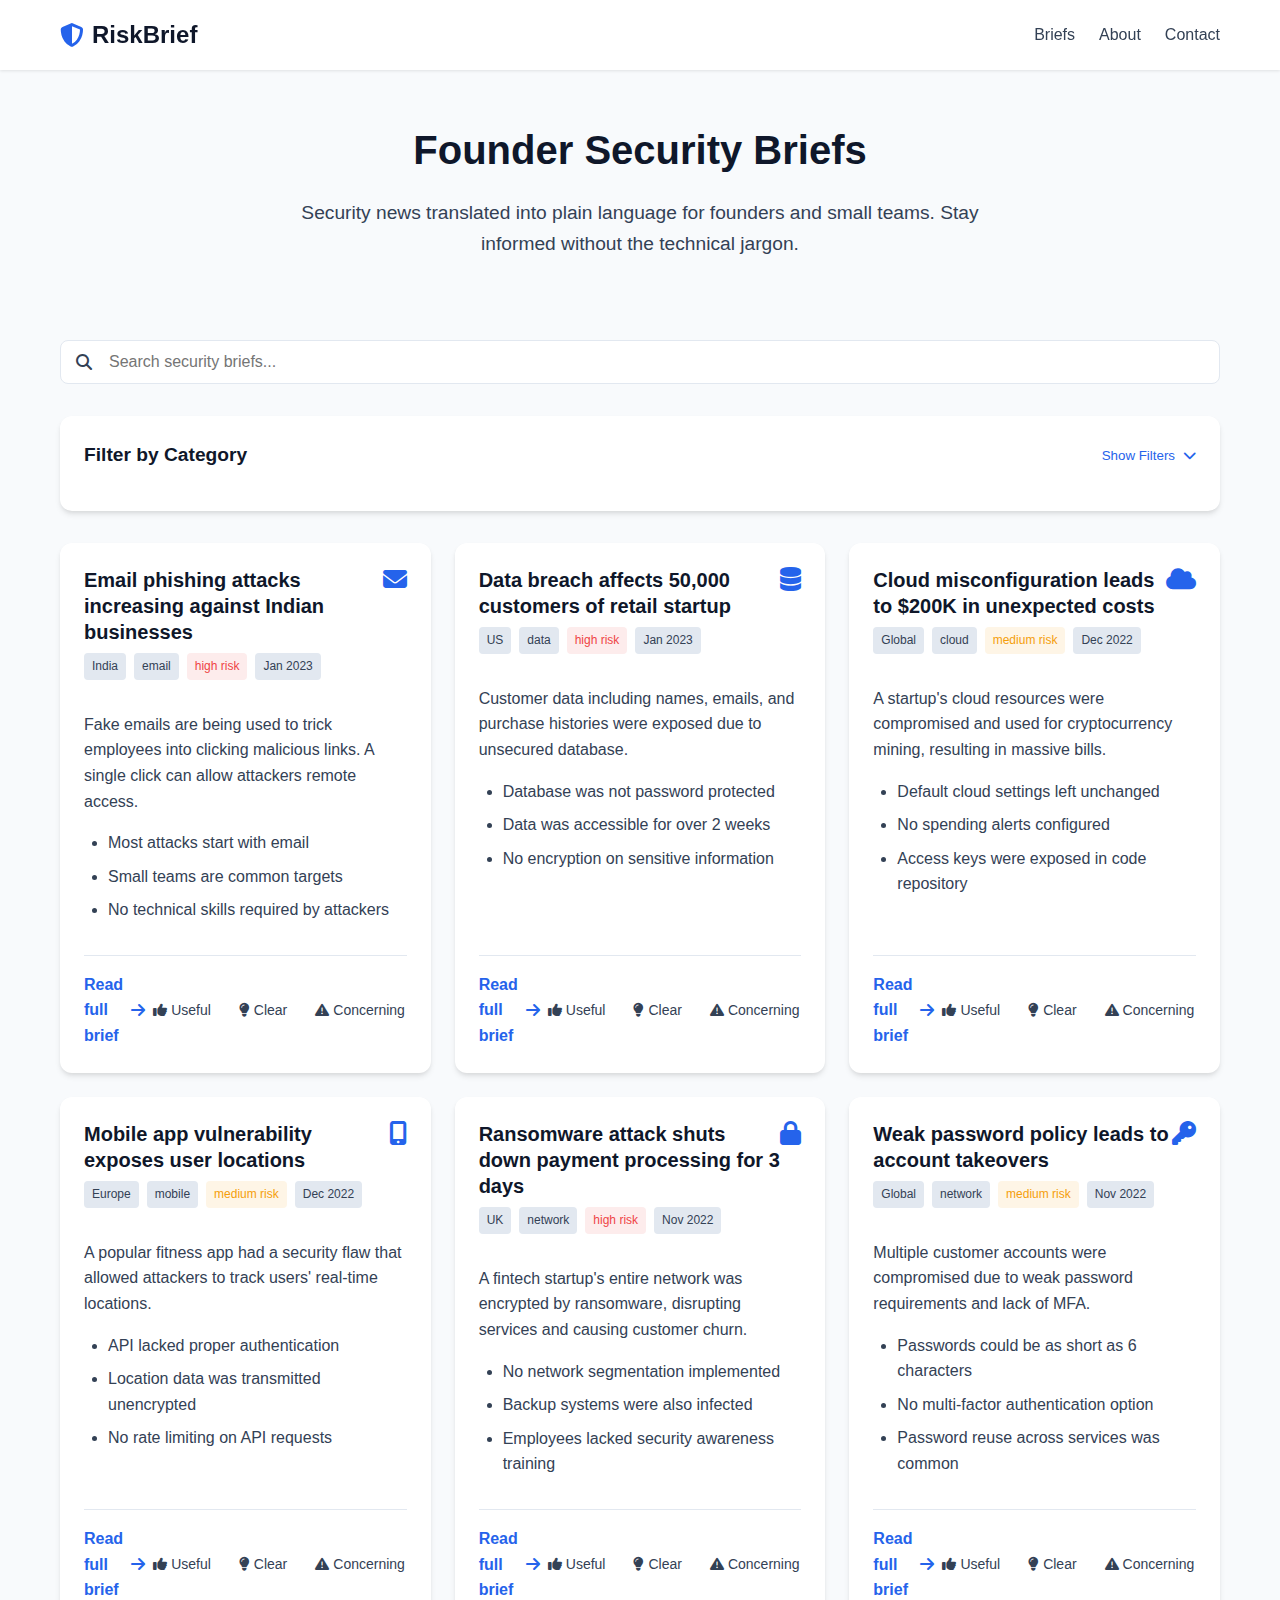
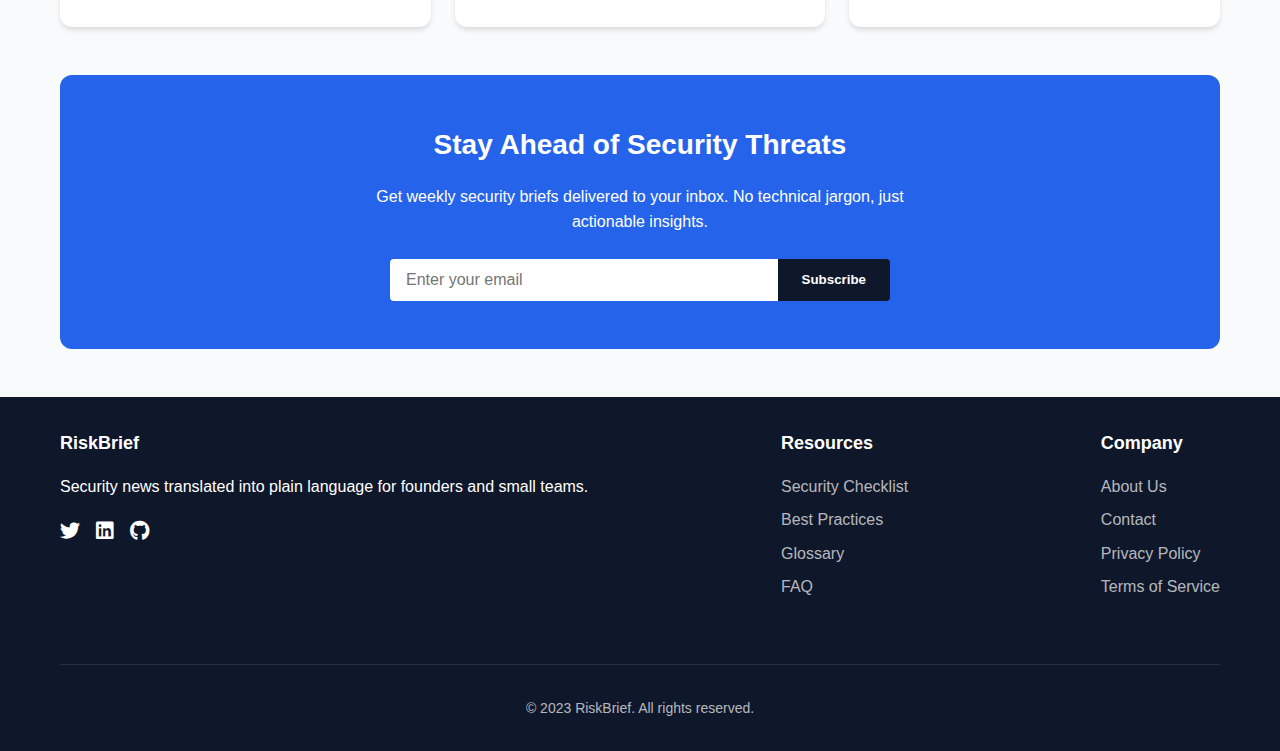
<file: index-without-timeline.html>
<!DOCTYPE html>
<html lang="en">
<head>
  <meta charset="UTF-8">
  <meta name="viewport" content="width=device-width, initial-scale=1.0">
  <meta name="description" content="Security news translated into plain language for founders and small teams.">
  <title>RiskBrief — Founder Security Briefs</title>
  <link rel="stylesheet" href="https://cdnjs.cloudflare.com/ajax/libs/font-awesome/6.4.0/css/all.min.css">
  <style>
    :root {
      --primary-color: #2563eb;
      --primary-dark: #1d4ed8;
      --secondary-color: #0f172a;
      --text-color: #334155;
      --light-gray: #f8fafc;
      --medium-gray: #e2e8f0;
      --border-color: #e2e8f0;
      --success-color: #10b981;
      --warning-color: #f59e0b;
      --danger-color: #ef4444;
      --card-shadow: 0 4px 6px -1px rgba(0, 0, 0, 0.1), 0 2px 4px -1px rgba(0, 0, 0, 0.06);
      --card-hover-shadow: 0 10px 15px -3px rgba(0, 0, 0, 0.1), 0 4px 6px -2px rgba(0, 0, 0, 0.05);
    }

    * {
      box-sizing: border-box;
      margin: 0;
      padding: 0;
    }

    body {
      font-family: -apple-system, BlinkMacSystemFont, "Segoe UI", Roboto, "Helvetica Neue", Arial, sans-serif;
      background-color: var(--light-gray);
      color: var(--text-color);
      line-height: 1.6;
    }

    .container {
      max-width: 1200px;
      margin: 0 auto;
      padding: 0 20px;
    }

    /* Header Styles */
    header {
      background-color: white;
      box-shadow: 0 1px 3px 0 rgba(0, 0, 0, 0.1);
      position: sticky;
      top: 0;
      z-index: 100;
    }

    .header-content {
      display: flex;
      justify-content: space-between;
      align-items: center;
      padding: 1rem 0;
    }

    .logo {
      display: flex;
      align-items: center;
      font-size: 1.5rem;
      font-weight: 700;
      color: var(--secondary-color);
      text-decoration: none;
    }

    .logo i {
      margin-right: 0.5rem;
      color: var(--primary-color);
    }

    nav ul {
      display: flex;
      list-style: none;
    }

    nav ul li {
      margin-left: 1.5rem;
    }

    nav ul li a {
      color: var(--text-color);
      text-decoration: none;
      font-weight: 500;
      transition: color 0.2s;
    }

    nav ul li a:hover {
      color: var(--primary-color);
    }

    /* Hero Section */
    .hero {
      padding: 3rem 0;
      text-align: center;
    }

    .hero h1 {
      font-size: 2.5rem;
      margin-bottom: 1rem;
      color: var(--secondary-color);
    }

    .hero p {
      font-size: 1.2rem;
      max-width: 700px;
      margin: 0 auto 2rem;
    }

    /* Filter Section */
    .filter-section {
      background-color: white;
      padding: 1.5rem;
      border-radius: 12px;
      margin-bottom: 2rem;
      box-shadow: var(--card-shadow);
    }

    .filter-header {
      display: flex;
      justify-content: space-between;
      align-items: center;
      margin-bottom: 1rem;
    }

    .filter-title {
      font-size: 1.2rem;
      font-weight: 600;
      color: var(--secondary-color);
    }

    .filter-toggle {
      background: none;
      border: none;
      color: var(--primary-color);
      cursor: pointer;
      font-weight: 500;
      display: flex;
      align-items: center;
    }

    .filter-toggle i {
      margin-left: 0.5rem;
      transition: transform 0.3s;
    }

    .filter-toggle.active i {
      transform: rotate(180deg);
    }

    .filter-options {
      display: flex;
      flex-wrap: wrap;
      gap: 1rem;
      margin-top: 1rem;
    }

    .filter-option {
      display: flex;
      align-items: center;
    }

    .filter-option input {
      margin-right: 0.5rem;
    }

    .search-box {
      position: relative;
      margin-bottom: 2rem;
    }

    .search-box input {
      width: 100%;
      padding: 0.75rem 1rem 0.75rem 3rem;
      border: 1px solid var(--border-color);
      border-radius: 8px;
      font-size: 1rem;
    }

    .search-box i {
      position: absolute;
      left: 1rem;
      top: 50%;
      transform: translateY(-50%);
      color: var(--text-color);
    }

    /* Brief Cards */
    .briefs-grid {
      display: grid;
      grid-template-columns: repeat(auto-fill, minmax(350px, 1fr));
      gap: 1.5rem;
      margin-bottom: 3rem;
    }

    .card {
      background-color: white;
      border-radius: 12px;
      padding: 1.5rem;
      box-shadow: var(--card-shadow);
      transition: transform 0.2s, box-shadow 0.2s;
      display: flex;
      flex-direction: column;
    }

    .card:hover {
      transform: translateY(-4px);
      box-shadow: var(--card-hover-shadow);
    }

    .card-header {
      display: flex;
      justify-content: space-between;
      align-items: flex-start;
      margin-bottom: 1rem;
    }

    .card-title {
      font-size: 1.25rem;
      font-weight: 600;
      color: var(--secondary-color);
      margin-bottom: 0.5rem;
      line-height: 1.3;
    }

    .card-icon {
      color: var(--primary-color);
      font-size: 1.5rem;
    }

    .card-meta {
      display: flex;
      flex-wrap: wrap;
      gap: 0.5rem;
      margin-bottom: 1rem;
    }

    .meta-tag {
      background-color: var(--medium-gray);
      color: var(--text-color);
      font-size: 0.75rem;
      padding: 0.25rem 0.5rem;
      border-radius: 4px;
      font-weight: 500;
    }

    .risk-high {
      background-color: rgba(239, 68, 68, 0.1);
      color: var(--danger-color);
    }

    .risk-medium {
      background-color: rgba(245, 158, 11, 0.1);
      color: var(--warning-color);
    }

    .risk-low {
      background-color: rgba(16, 185, 129, 0.1);
      color: var(--success-color);
    }

    .card-content {
      flex-grow: 1;
    }

    .card-content p {
      margin-bottom: 1rem;
    }

    .card-list {
      padding-left: 1.5rem;
      margin-bottom: 1rem;
    }

    .card-list li {
      margin-bottom: 0.5rem;
    }

    .card-footer {
      display: flex;
      justify-content: space-between;
      align-items: center;
      margin-top: 1rem;
      padding-top: 1rem;
      border-top: 1px solid var(--border-color);
    }

    .read-more {
      color: var(--primary-color);
      text-decoration: none;
      font-weight: 600;
      display: flex;
      align-items: center;
      transition: color 0.2s;
    }

    .read-more:hover {
      color: var(--primary-dark);
    }

    .read-more i {
      margin-left: 0.5rem;
      transition: transform 0.2s;
    }

    .read-more:hover i {
      transform: translateX(3px);
    }

    .reactions {
      display: flex;
      gap: 0.75rem;
    }

    .reaction {
      background: none;
      border: none;
      cursor: pointer;
      font-size: 0.875rem;
      color: var(--text-color);
      display: flex;
      align-items: center;
      padding: 0.25rem 0.5rem;
      border-radius: 4px;
      transition: background-color 0.2s;
    }

    .reaction:hover {
      background-color: var(--light-gray);
    }

    .reaction i {
      margin-right: 0.25rem;
    }

    .reaction.active {
      color: var(--primary-color);
    }

    /* Newsletter Section */
    .newsletter {
      background-color: var(--primary-color);
      color: white;
      padding: 3rem 0;
      border-radius: 12px;
      margin-bottom: 3rem;
      text-align: center;
    }

    .newsletter h2 {
      font-size: 1.75rem;
      margin-bottom: 1rem;
    }

    .newsletter p {
      margin-bottom: 1.5rem;
      max-width: 600px;
      margin-left: auto;
      margin-right: auto;
    }

    .newsletter-form {
      display: flex;
      max-width: 500px;
      margin: 0 auto;
    }

    .newsletter-form input {
      flex-grow: 1;
      padding: 0.75rem 1rem;
      border: none;
      border-radius: 4px 0 0 4px;
      font-size: 1rem;
    }

    .newsletter-form button {
      background-color: var(--secondary-color);
      color: white;
      border: none;
      padding: 0.75rem 1.5rem;
      border-radius: 0 4px 4px 0;
      font-weight: 600;
      cursor: pointer;
      transition: background-color 0.2s;
    }

    .newsletter-form button:hover {
      background-color: #1e293b;
    }

    /* Footer */
    footer {
      background-color: var(--secondary-color);
      color: white;
      padding: 2rem 0;
    }

    .footer-content {
      display: flex;
      justify-content: space-between;
      flex-wrap: wrap;
    }

    .footer-section {
      margin-bottom: 1.5rem;
    }

    .footer-section h3 {
      font-size: 1.125rem;
      margin-bottom: 1rem;
    }

    .footer-section ul {
      list-style: none;
    }

    .footer-section ul li {
      margin-bottom: 0.5rem;
    }

    .footer-section ul li a {
      color: rgba(255, 255, 255, 0.7);
      text-decoration: none;
      transition: color 0.2s;
    }

    .footer-section ul li a:hover {
      color: white;
    }

    .footer-bottom {
      text-align: center;
      margin-top: 2rem;
      padding-top: 2rem;
      border-top: 1px solid rgba(255, 255, 255, 0.1);
      color: rgba(255, 255, 255, 0.7);
      font-size: 0.875rem;
    }

    .social-links {
      display: flex;
      gap: 1rem;
      margin-top: 1rem;
    }

    .social-links a {
      color: white;
      font-size: 1.25rem;
      transition: transform 0.2s;
    }

    .social-links a:hover {
      transform: translateY(-3px);
    }

    /* Responsive Design */
    @media (max-width: 768px) {
      .header-content {
        flex-direction: column;
        align-items: flex-start;
      }

      nav ul {
        margin-top: 1rem;
      }

      nav ul li {
        margin-left: 0;
        margin-right: 1rem;
      }

      .hero h1 {
        font-size: 2rem;
      }

      .briefs-grid {
        grid-template-columns: 1fr;
      }

      .footer-content {
        flex-direction: column;
      }

      .newsletter-form {
        flex-direction: column;
      }

      .newsletter-form input {
        border-radius: 4px 4px 0 0;
        margin-bottom: 0.5rem;
      }

      .newsletter-form button {
        border-radius: 0 0 4px 4px;
      }
    }

    /* Toast Notification */
    .toast {
      position: fixed;
      bottom: 20px;
      right: 20px;
      background-color: var(--secondary-color);
      color: white;
      padding: 1rem 1.5rem;
      border-radius: 8px;
      box-shadow: var(--card-hover-shadow);
      transform: translateY(100px);
      opacity: 0;
      transition: transform 0.3s, opacity 0.3s;
      z-index: 1000;
    }

    .toast.show {
      transform: translateY(0);
      opacity: 1;
    }

    /* Loading State */
    .loading {
      display: flex;
      justify-content: center;
      align-items: center;
      height: 200px;
    }

    .spinner {
      width: 40px;
      height: 40px;
      border: 4px solid var(--medium-gray);
      border-top: 4px solid var(--primary-color);
      border-radius: 50%;
      animation: spin 1s linear infinite;
    }

    @keyframes spin {
      0% { transform: rotate(0deg); }
      100% { transform: rotate(360deg); }
    }

    /* Empty State */
    .empty-state {
      text-align: center;
      padding: 3rem 0;
    }

    .empty-state i {
      font-size: 3rem;
      color: var(--medium-gray);
      margin-bottom: 1rem;
    }

    .empty-state h3 {
      font-size: 1.5rem;
      margin-bottom: 0.5rem;
      color: var(--secondary-color);
    }

    .empty-state p {
      color: var(--text-color);
    }
  </style>
</head>
<body>
  <header>
    <div class="container">
      <div class="header-content">
        <a href="#" class="logo">
          <i class="fas fa-shield-alt"></i>
          RiskBrief
        </a>
        <nav>
          <ul>
            <li><a href="#briefs">Briefs</a></li>
            <li><a href="#about">About</a></li>
            <li><a href="#contact">Contact</a></li>
          </ul>
        </nav>
      </div>
    </div>
  </header>

  <main>
    <section class="hero container">
      <h1>Founder Security Briefs</h1>
      <p>Security news translated into plain language for founders and small teams. Stay informed without the technical jargon.</p>
    </section>

    <section class="container">
      <div class="search-box">
        <i class="fas fa-search"></i>
        <input type="text" id="search-input" placeholder="Search security briefs...">
      </div>

      <div class="filter-section">
        <div class="filter-header">
          <h3 class="filter-title">Filter by Category</h3>
          <button class="filter-toggle" id="filter-toggle">
            <span>Show Filters</span>
            <i class="fas fa-chevron-down"></i>
          </button>
        </div>
        <div class="filter-options" id="filter-options" style="display: none;">
          <div class="filter-option">
            <input type="checkbox" id="filter-email" value="email">
            <label for="filter-email">Email</label>
          </div>
          <div class="filter-option">
            <input type="checkbox" id="filter-data" value="data">
            <label for="filter-data">Data</label>
          </div>
          <div class="filter-option">
            <input type="checkbox" id="filter-cloud" value="cloud">
            <label for="filter-cloud">Cloud</label>
          </div>
          <div class="filter-option">
            <input type="checkbox" id="filter-mobile" value="mobile">
            <label for="filter-mobile">Mobile</label>
          </div>
          <div class="filter-option">
            <input type="checkbox" id="filter-network" value="network">
            <label for="filter-network">Network</label>
          </div>
          <div class="filter-option">
            <input type="checkbox" id="filter-high" value="high">
            <label for="filter-high">High Risk</label>
          </div>
        </div>
      </div>

      <div class="briefs-grid" id="briefs-grid">
        <!-- Brief cards will be dynamically inserted here -->
      </div>

      <div class="loading" id="loading" style="display: none;">
        <div class="spinner"></div>
      </div>

      <div class="empty-state" id="empty-state" style="display: none;">
        <i class="fas fa-inbox"></i>
        <h3>No briefs found</h3>
        <p>Try adjusting your filters or search terms.</p>
      </div>
    </section>

    <section class="container">
      <div class="newsletter">
        <h2>Stay Ahead of Security Threats</h2>
        <p>Get weekly security briefs delivered to your inbox. No technical jargon, just actionable insights.</p>
        <form class="newsletter-form" id="newsletter-form">
          <input type="email" placeholder="Enter your email" required>
          <button type="submit">Subscribe</button>
          <p id="newsletter-msg" style="margin-top:10px;"></p>
        </form>
      </div>
    </section>

  </main>

  <footer>
    <div class="container">
      <div class="footer-content">
        <div class="footer-section">
          <h3>RiskBrief</h3>
          <p>Security news translated into plain language for founders and small teams.</p>
          <div class="social-links">
            <a href="#"><i class="fab fa-twitter"></i></a>
            <a href="#"><i class="fab fa-linkedin"></i></a>
            <a href="#"><i class="fab fa-github"></i></a>
          </div>
        </div>
        <div class="footer-section">
          <h3>Resources</h3>
          <ul>
            <li><a href="#">Security Checklist</a></li>
            <li><a href="#">Best Practices</a></li>
            <li><a href="#">Glossary</a></li>
            <li><a href="#">FAQ</a></li>
          </ul>
        </div>
        <div class="footer-section">
          <h3>Company</h3>
          <ul>
            <li><a href="#">About Us</a></li>
            <li><a href="#">Contact</a></li>
            <li><a href="#">Privacy Policy</a></li>
            <li><a href="#">Terms of Service</a></li>
          </ul>
        </div>
      </div>
      <div class="footer-bottom">
        <p>&copy; 2023 RiskBrief. All rights reserved.</p>
      </div>
    </div>
  </footer>

  <div class="toast" id="toast"></div>

  <script>
    // Sample data for security briefs
    const briefsData = [
      {
        id: "001",
        title: "Email phishing attacks increasing against Indian businesses",
        icon: "fa-envelope",
        category: "email",
        risk: "high",
        location: "India",
        date: "Jan 2023",
        summary: "Fake emails are being used to trick employees into clicking malicious links. A single click can allow attackers remote access.",
        points: [
          "Most attacks start with email",
          "Small teams are common targets",
          "No technical skills required by attackers"
        ],
        url: "briefs/001.html"
      },
      {
        id: "002",
        title: "Data breach affects 50,000 customers of retail startup",
        icon: "fa-database",
        category: "data",
        risk: "high",
        location: "US",
        date: "Jan 2023",
        summary: "Customer data including names, emails, and purchase histories were exposed due to unsecured database.",
        points: [
          "Database was not password protected",
          "Data was accessible for over 2 weeks",
          "No encryption on sensitive information"
        ],
        url: "briefs/002.html"
      },
      {
        id: "003",
        title: "Cloud misconfiguration leads to $200K in unexpected costs",
        icon: "fa-cloud",
        category: "cloud",
        risk: "medium",
        location: "Global",
        date: "Dec 2022",
        summary: "A startup's cloud resources were compromised and used for cryptocurrency mining, resulting in massive bills.",
        points: [
          "Default cloud settings left unchanged",
          "No spending alerts configured",
          "Access keys were exposed in code repository"
        ],
        url: "briefs/003.html"
      },
      {
        id: "004",
        title: "Mobile app vulnerability exposes user locations",
        icon: "fa-mobile-alt",
        category: "mobile",
        risk: "medium",
        location: "Europe",
        date: "Dec 2022",
        summary: "A popular fitness app had a security flaw that allowed attackers to track users' real-time locations.",
        points: [
          "API lacked proper authentication",
          "Location data was transmitted unencrypted",
          "No rate limiting on API requests"
        ],
        url: "briefs/004.html"
      },
      {
        id: "005",
        title: "Ransomware attack shuts down payment processing for 3 days",
        icon: "fa-lock",
        category: "network",
        risk: "high",
        location: "UK",
        date: "Nov 2022",
        summary: "A fintech startup's entire network was encrypted by ransomware, disrupting services and causing customer churn.",
        points: [
          "No network segmentation implemented",
          "Backup systems were also infected",
          "Employees lacked security awareness training"
        ],
        url: "briefs/005.html"
      },
      {
        id: "006",
        title: "Weak password policy leads to account takeovers",
        icon: "fa-key",
        category: "network",
        risk: "medium",
        location: "Global",
        date: "Nov 2022",
        summary: "Multiple customer accounts were compromised due to weak password requirements and lack of MFA.",
        points: [
          "Passwords could be as short as 6 characters",
          "No multi-factor authentication option",
          "Password reuse across services was common"
        ],
        url: "briefs/006.html"
      }
    ];

    // DOM elements
    const briefsGrid = document.getElementById('briefs-grid');
    const searchInput = document.getElementById('search-input');
    const filterToggle = document.getElementById('filter-toggle');
    const filterOptions = document.getElementById('filter-options');
    const loading = document.getElementById('loading');
    const emptyState = document.getElementById('empty-state');
    const newsletterForm = document.getElementById('newsletter-form');
    const toast = document.getElementById('toast');

    // State
    let activeFilters = {
      categories: [],
      risk: null,
      search: ''
    };

    // Initialize the page
    document.addEventListener('DOMContentLoaded', () => {
      renderBriefs(briefsData);
      setupEventListeners();
      loadSavedReactions();
    });

    // Setup event listeners
    function setupEventListeners() {
      // Search functionality
      searchInput.addEventListener('input', (e) => {
        activeFilters.search = e.target.value.toLowerCase();
        filterAndRenderBriefs();
      });

      // Filter toggle
      filterToggle.addEventListener('click', () => {
        filterOptions.style.display = filterOptions.style.display === 'none' ? 'flex' : 'none';
        filterToggle.classList.toggle('active');
      });

      // Category filters
      document.querySelectorAll('.filter-option input').forEach(checkbox => {
        checkbox.addEventListener('change', (e) => {
          const value = e.target.value;
          
          if (value === 'high') {
            activeFilters.risk = e.target.checked ? 'high' : null;
          } else {
            if (e.target.checked) {
              activeFilters.categories.push(value);
            } else {
              activeFilters.categories = activeFilters.categories.filter(cat => cat !== value);
            }
          }
          
          filterAndRenderBriefs();
        });
      });

     
      // Newsletter form
     // newsletterForm.addEventListener('submit', (e) => {
       // e.preventDefault();
       // const email = e.target.querySelector('input[type="email"]').value;
      //  showToast(`Subscribed with ${email}`);
        //e.target.reset();
     // });
      
    }

    // Render briefs
    function renderBriefs(briefs) {
      if (briefs.length === 0) {
        briefsGrid.style.display = 'none';
        emptyState.style.display = 'block';
        return;
      }

      briefsGrid.style.display = 'grid';
      emptyState.style.display = 'none';

      briefsGrid.innerHTML = briefs.map(brief => `
        <div class="card" data-brief-id="${brief.id}">
          <div class="card-header">
            <div>
              <h2 class="card-title">${brief.title}</h2>
              <div class="card-meta">
                <span class="meta-tag">${brief.location}</span>
                <span class="meta-tag">${brief.category}</span>
                <span class="meta-tag risk-${brief.risk}">${brief.risk} risk</span>
                <span class="meta-tag">${brief.date}</span>
              </div>
            </div>
            <i class="fas ${brief.icon} card-icon"></i>
          </div>
          <div class="card-content">
            <p>${brief.summary}</p>
            <ul class="card-list">
              ${brief.points.map(point => `<li>${point}</li>`).join('')}
            </ul>
          </div>
          <div class="card-footer">
            <a class="read-more" href="${brief.url}" onclick="trackFullRead('${brief.id}')">
              Read full brief <i class="fas fa-arrow-right"></i>
            </a>
            <div class="reactions" data-brief-id="${brief.id}">
              <button class="reaction" data-reaction="useful" onclick="toggleReaction('${brief.id}', 'useful')">
                <i class="fas fa-thumbs-up"></i> Useful
              </button>
              <button class="reaction" data-reaction="clear" onclick="toggleReaction('${brief.id}', 'clear')">
                <i class="fas fa-lightbulb"></i> Clear
              </button>
              <button class="reaction" data-reaction="concern" onclick="toggleReaction('${brief.id}', 'concern')">
                <i class="fas fa-exclamation-triangle"></i> Concerning
              </button>
            </div>
          </div>
        </div>
      `).join('');
    }

    // Filter and render briefs based on active filters
    function filterAndRenderBriefs() {
      // Show loading state
      briefsGrid.style.display = 'none';
      emptyState.style.display = 'none';
      loading.style.display = 'flex';

      // Simulate loading delay
      setTimeout(() => {
        loading.style.display = 'none';

        let filteredBriefs = briefsData;

        // Filter by search term
        if (activeFilters.search) {
          filteredBriefs = filteredBriefs.filter(brief => 
            brief.title.toLowerCase().includes(activeFilters.search) ||
            brief.summary.toLowerCase().includes(activeFilters.search) ||
            brief.location.toLowerCase().includes(activeFilters.search) ||
            brief.category.toLowerCase().includes(activeFilters.search)
          );
        }

        // Filter by categories
        if (activeFilters.categories.length > 0) {
          filteredBriefs = filteredBriefs.filter(brief => 
            activeFilters.categories.includes(brief.category)
          );
        }

        // Filter by risk level
        if (activeFilters.risk) {
          filteredBriefs = filteredBriefs.filter(brief => 
            brief.risk === activeFilters.risk
          );
        }

        renderBriefs(filteredBriefs);
      }, 300);
    }

    // Track full brief read
    function trackFullRead(id) {
      console.log("Full brief opened:", id);
      // In a real app, this would send analytics data
    }

    // Toggle reaction
    function toggleReaction(briefId, reactionType) {
      const key = `reaction_${briefId}_${reactionType}`;
      const reactionBtn = document.querySelector(`.reactions[data-brief-id="${briefId}"] .reaction[data-reaction="${reactionType}"]`);
      
      if (localStorage.getItem(key)) {
        // Remove reaction
        localStorage.removeItem(key);
        reactionBtn.classList.remove('active');
      } else {
        // Add reaction
        localStorage.setItem(key, "true");
        reactionBtn.classList.add('active');
        
        // Remove other reactions for this brief
        document.querySelectorAll(`.reactions[data-brief-id="${briefId}"] .reaction`).forEach(btn => {
          if (btn.dataset.reaction !== reactionType) {
            const otherKey = `reaction_${briefId}_${btn.dataset.reaction}`;
            localStorage.removeItem(otherKey);
            btn.classList.remove('active');
          }
        });
      }
      
      console.log("Reaction toggled:", briefId, reactionType);
    }

    // Load saved reactions
    function loadSavedReactions() {
      document.querySelectorAll(".reaction").forEach(btn => {
        const briefId = btn.closest('.reactions').dataset.briefId;
        const reactionType = btn.dataset.reaction;
        const key = `reaction_${briefId}_${reactionType}`;

        if (localStorage.getItem(key)) {
          btn.classList.add('active');
        }
      });
    }

    // Show toast notification
    function showToast(message) {
      toast.textContent = message;
      toast.classList.add('show');
      
      setTimeout(() => {
        toast.classList.remove('show');
      }, 3000);
    }
  </script>

<script>
document.getElementById("newsletter-form").addEventListener("submit", async (e) => {
  e.preventDefault();

  const email = e.target.querySelector("input").value;
  const msg = document.getElementById("newsletter-msg");

  msg.textContent = "Subscribing...";

  try {
    const res = await fetch(
      "https://riskbrief-newsletter.farhanahmed2794.workers.dev/",
      {
        method: "POST",
        headers: { "Content-Type": "application/json" },
        body: JSON.stringify({
          email: email,
          source: "homepage"
        })
      }
    );

    const data = await res.json();
    msg.textContent = data.message;
    msg.style.color = "green";
    e.target.reset();

 } catch (err) {
  console.error(err);
  msg.textContent = "Subscription failed (check console)";
  msg.style.color = "red";
}

});
</script>



  
</body>
</html>
</file>
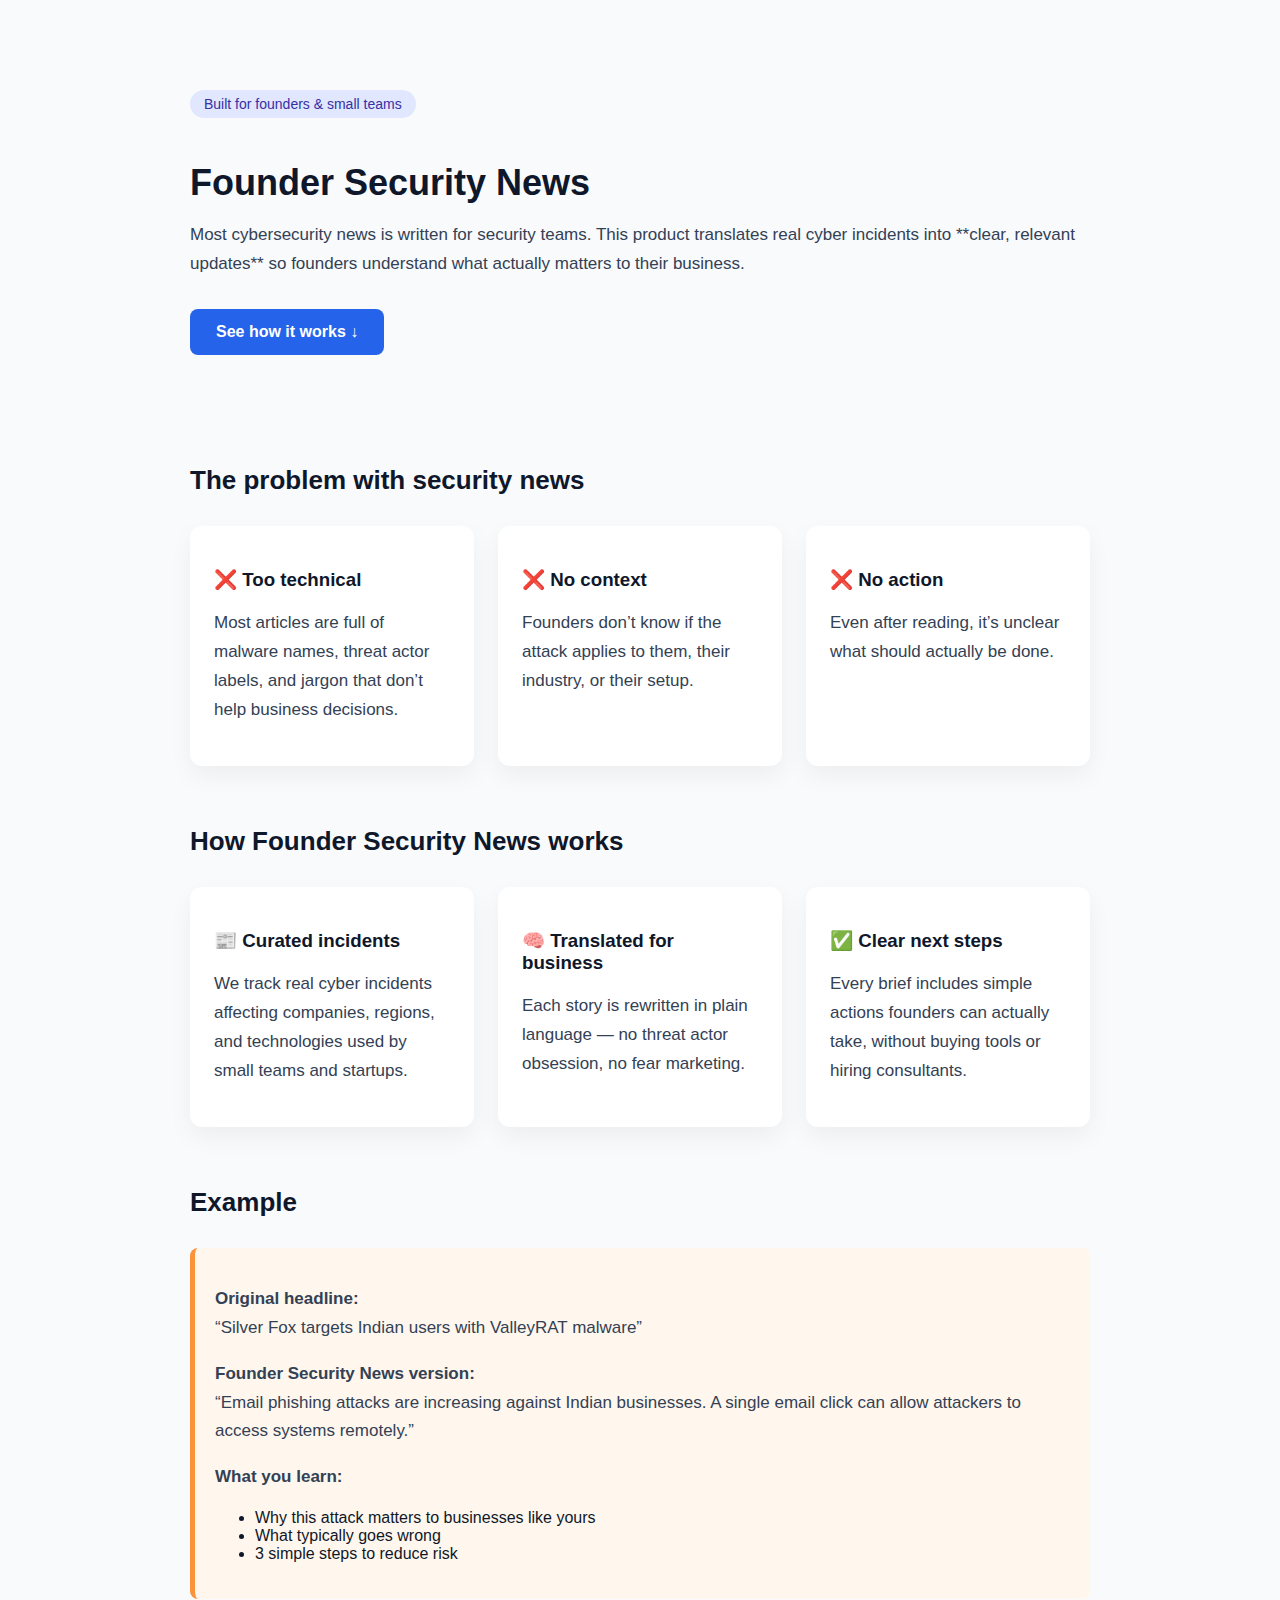
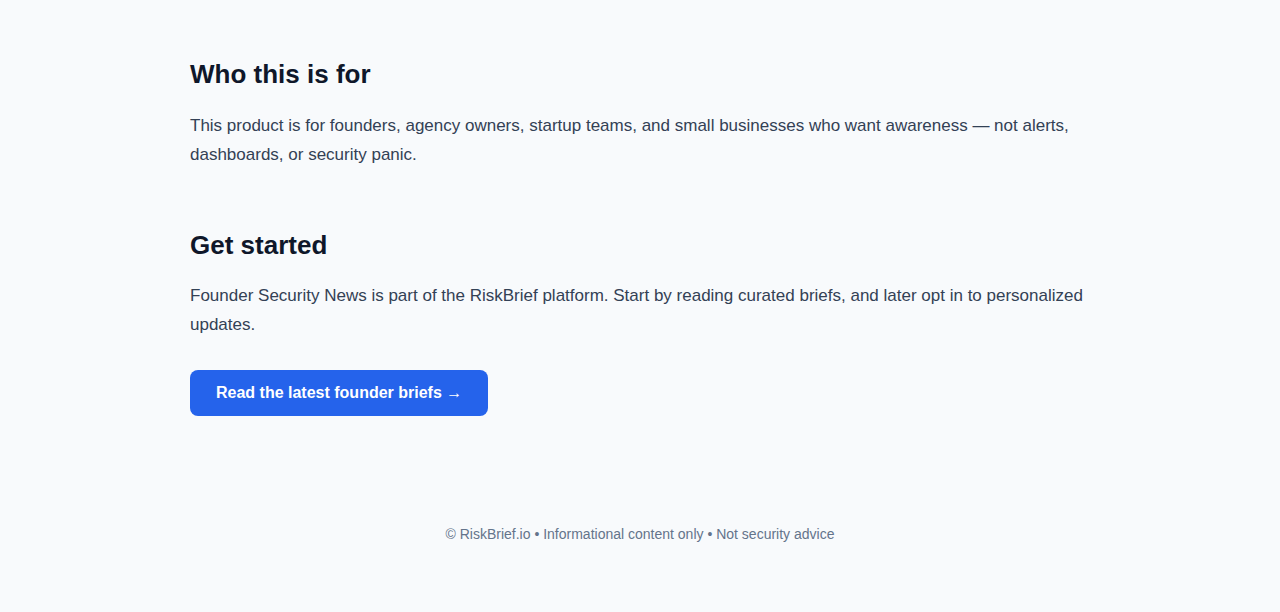
<file: news-index.html>
<!DOCTYPE html>
<html lang="en">
<head>
  <meta charset="UTF-8" />
  <title>Founder Security News — RiskBrief</title>
  <meta name="viewport" content="width=device-width, initial-scale=1.0" />
  <meta name="description" content="Founder-friendly security news that explains what cyber incidents actually mean for your business." />

  <style>
    body {
      margin: 0;
      font-family: -apple-system, BlinkMacSystemFont, "Segoe UI", Roboto, sans-serif;
      background: #f8fafc;
      color: #0f172a;
    }

    .container {
      max-width: 900px;
      margin: auto;
      padding: 40px 20px;
    }

    h1 {
      font-size: 36px;
      margin-bottom: 12px;
    }

    h2 {
      font-size: 26px;
      margin-top: 60px;
    }

    p {
      font-size: 17px;
      line-height: 1.7;
      color: #334155;
    }

    .badge {
      display: inline-block;
      background: #e0e7ff;
      color: #3730a3;
      padding: 6px 14px;
      border-radius: 999px;
      font-size: 14px;
      margin-bottom: 20px;
      font-weight: 500;
    }

    .hero {
      padding: 50px 0;
    }

    .cta {
      margin-top: 30px;
    }

    .cta a {
      display: inline-block;
      background: #2563eb;
      color: white;
      padding: 14px 26px;
      border-radius: 8px;
      text-decoration: none;
      font-weight: 600;
    }

    .cta a:hover {
      background: #1d4ed8;
    }

    .grid {
      display: grid;
      grid-template-columns: repeat(auto-fit, minmax(260px, 1fr));
      gap: 24px;
      margin-top: 30px;
    }

    .card {
      background: white;
      padding: 24px;
      border-radius: 12px;
      box-shadow: 0 10px 25px rgba(0,0,0,0.05);
    }

    .example {
      background: #fff7ed;
      border-left: 5px solid #fb923c;
      padding: 20px;
      border-radius: 8px;
      margin-top: 30px;
    }

    footer {
      margin-top: 80px;
      padding: 30px 0;
      font-size: 14px;
      color: #64748b;
      text-align: center;
    }
  </style>
</head>

<body>

  <div class="container">

    <!-- HERO -->
    <section class="hero">
      <span class="badge">Built for founders & small teams</span>
      <h1>Founder Security News</h1>
      <p>
        Most cybersecurity news is written for security teams.  
        This product translates real cyber incidents into **clear, relevant updates**
        so founders understand what actually matters to their business.
      </p>

      <div class="cta">
        <a href="#how-it-works">See how it works ↓</a>
      </div>
    </section>

    <!-- PROBLEM -->
    <section>
      <h2>The problem with security news</h2>

      <div class="grid">
        <div class="card">
          <h3>❌ Too technical</h3>
          <p>
            Most articles are full of malware names, threat actor labels,
            and jargon that don’t help business decisions.
          </p>
        </div>

        <div class="card">
          <h3>❌ No context</h3>
          <p>
            Founders don’t know if the attack applies to them,
            their industry, or their setup.
          </p>
        </div>

        <div class="card">
          <h3>❌ No action</h3>
          <p>
            Even after reading, it’s unclear what should actually be done.
          </p>
        </div>
      </div>
    </section>

    <!-- SOLUTION -->
    <section id="how-it-works">
      <h2>How Founder Security News works</h2>

      <div class="grid">
        <div class="card">
          <h3>📰 Curated incidents</h3>
          <p>
            We track real cyber incidents affecting companies, regions,
            and technologies used by small teams and startups.
          </p>
        </div>

        <div class="card">
          <h3>🧠 Translated for business</h3>
          <p>
            Each story is rewritten in plain language —
            no threat actor obsession, no fear marketing.
          </p>
        </div>

        <div class="card">
          <h3>✅ Clear next steps</h3>
          <p>
            Every brief includes simple actions founders can actually take,
            without buying tools or hiring consultants.
          </p>
        </div>
      </div>
    </section>

    <!-- EXAMPLE -->
    <section>
      <h2>Example</h2>

      <div class="example">
        <p><strong>Original headline:</strong><br>
        “Silver Fox targets Indian users with ValleyRAT malware”</p>

        <p><strong>Founder Security News version:</strong><br>
        “Email phishing attacks are increasing against Indian businesses.
        A single email click can allow attackers to access systems remotely.”</p>

        <p><strong>What you learn:</strong></p>
        <ul>
          <li>Why this attack matters to businesses like yours</li>
          <li>What typically goes wrong</li>
          <li>3 simple steps to reduce risk</li>
        </ul>
      </div>
    </section>

    <!-- WHO IT'S FOR -->
    <section>
      <h2>Who this is for</h2>
      <p>
        This product is for founders, agency owners, startup teams,
        and small businesses who want awareness — not alerts,
        dashboards, or security panic.
      </p>
    </section>

    <!-- CTA -->
    <section>
      <h2>Get started</h2>
      <p>
        Founder Security News is part of the RiskBrief platform.
        Start by reading curated briefs, and later opt in to personalized updates.
      </p>

      <div class="cta">
        <a href="#">Read the latest founder briefs →</a>
      </div>
    </section>

    <footer>
      © RiskBrief.io • Informational content only • Not security advice
    </footer>

  </div>

</body>
</html>
</file>
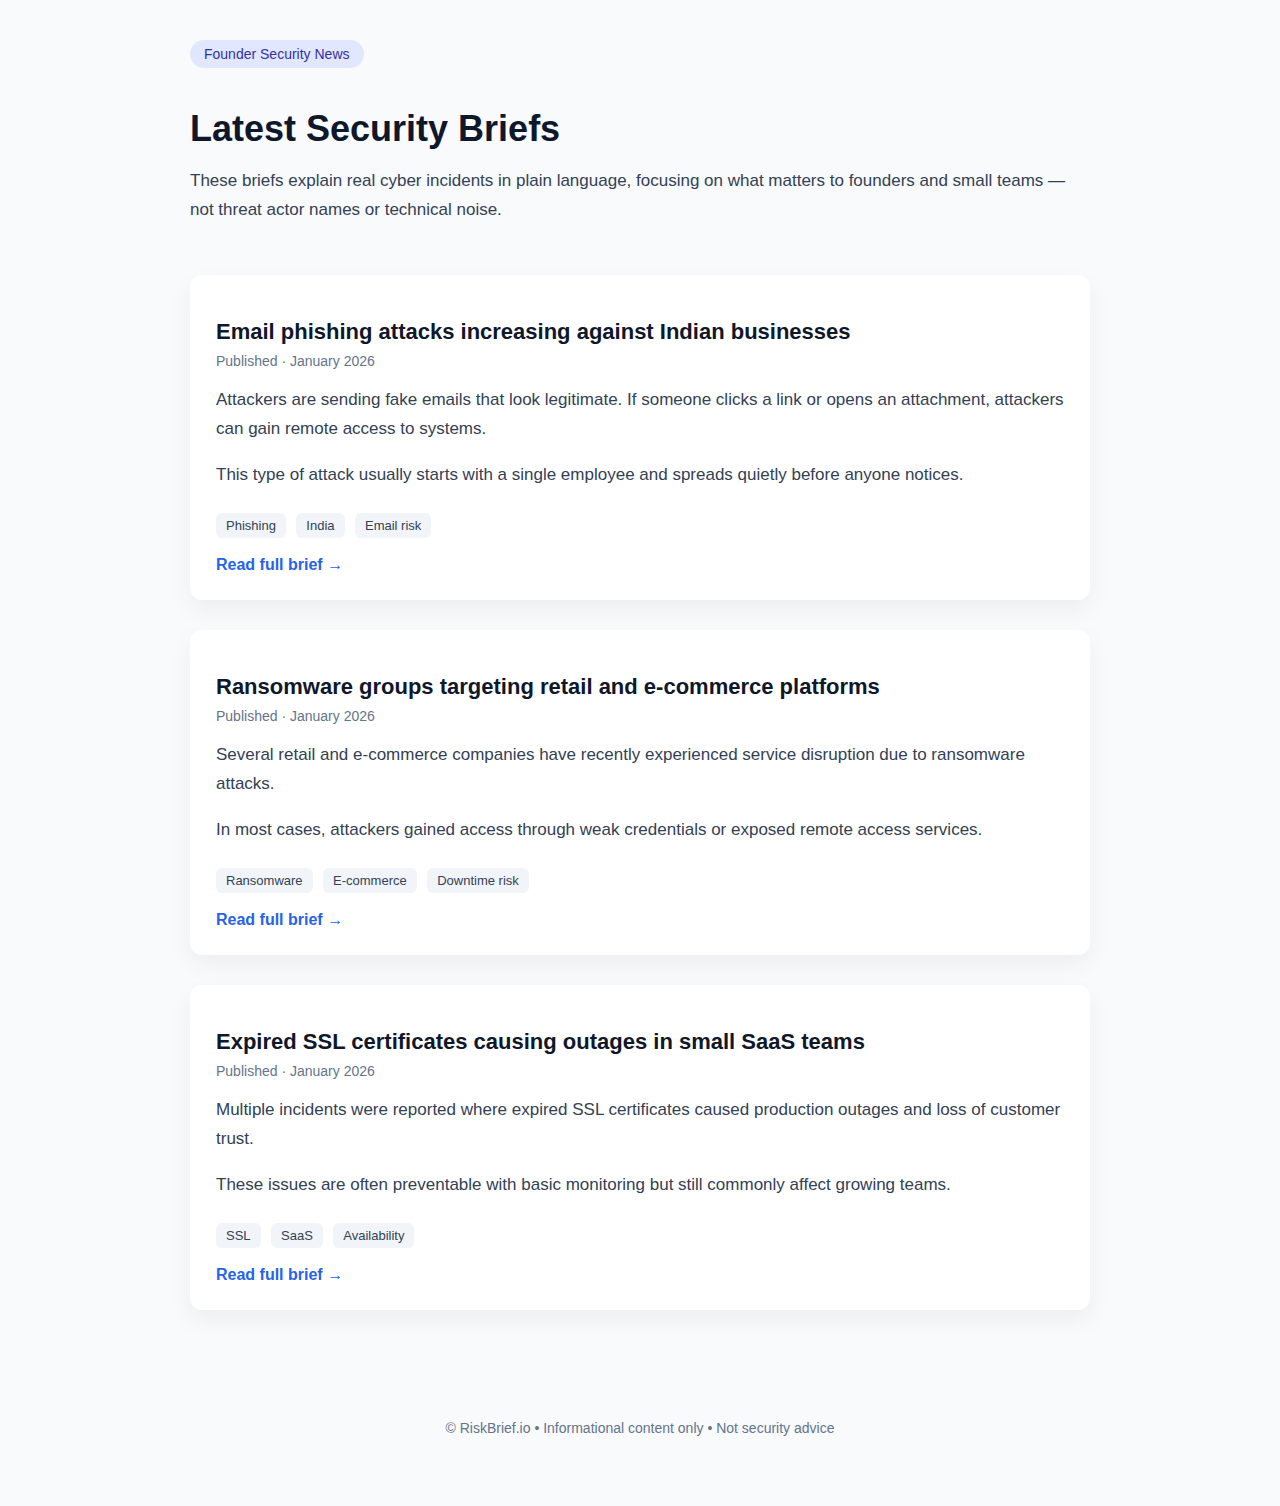
<file: riskbrief-news page.html>
<!DOCTYPE html>
<html lang="en">
<head>
  <meta charset="UTF-8" />
  <title>Latest Founder Security Briefs — RiskBrief</title>
  <meta name="viewport" content="width=device-width, initial-scale=1.0" />
  <meta name="description" content="Founder-friendly security briefs that explain what cyber incidents mean for your business." />

  <style>
    body {
      margin: 0;
      font-family: -apple-system, BlinkMacSystemFont, "Segoe UI", Roboto, sans-serif;
      background: #f8fafc;
      color: #0f172a;
    }

    .container {
      max-width: 900px;
      margin: auto;
      padding: 40px 20px;
    }

    header {
      margin-bottom: 50px;
    }

    h1 {
      font-size: 36px;
      margin-bottom: 10px;
    }

    p {
      font-size: 17px;
      line-height: 1.7;
      color: #334155;
    }

    .badge {
      display: inline-block;
      background: #e0e7ff;
      color: #3730a3;
      padding: 6px 14px;
      border-radius: 999px;
      font-size: 14px;
      margin-bottom: 16px;
      font-weight: 500;
    }

    .brief {
      background: white;
      padding: 26px;
      border-radius: 12px;
      box-shadow: 0 10px 25px rgba(0,0,0,0.05);
      margin-bottom: 30px;
    }

    .brief h2 {
      font-size: 22px;
      margin-bottom: 8px;
    }

    .meta {
      font-size: 14px;
      color: #64748b;
      margin-bottom: 14px;
    }

    .tags {
      margin-top: 12px;
    }

    .tag {
      display: inline-block;
      background: #f1f5f9;
      color: #334155;
      padding: 5px 10px;
      border-radius: 6px;
      font-size: 13px;
      margin-right: 6px;
      margin-top: 6px;
    }

    .read-more {
      display: inline-block;
      margin-top: 18px;
      color: #2563eb;
      text-decoration: none;
      font-weight: 600;
    }

    .read-more:hover {
      text-decoration: underline;
    }

    footer {
      margin-top: 80px;
      padding: 30px 0;
      font-size: 14px;
      color: #64748b;
      text-align: center;
    }
  </style>
</head>

<body>

  <div class="container">

    <!-- HEADER -->
    <header>
      <span class="badge">Founder Security News</span>
      <h1>Latest Security Briefs</h1>
      <p>
        These briefs explain real cyber incidents in plain language,
        focusing on what matters to founders and small teams —
        not threat actor names or technical noise.
      </p>
    </header>

    <!-- BRIEF 1 -->
    <div class="brief">
      <h2>Email phishing attacks increasing against Indian businesses</h2>
      <div class="meta">Published · January 2026</div>

      <p>
        Attackers are sending fake emails that look legitimate.
        If someone clicks a link or opens an attachment,
        attackers can gain remote access to systems.
      </p>

      <p>
        This type of attack usually starts with a single employee
        and spreads quietly before anyone notices.
      </p>

      <div class="tags">
        <span class="tag">Phishing</span>
        <span class="tag">India</span>
        <span class="tag">Email risk</span>
      </div>

      <a class="read-more" href="#">
        Read full brief →
      </a>
    </div>

    <!-- BRIEF 2 -->
    <div class="brief">
      <h2>Ransomware groups targeting retail and e-commerce platforms</h2>
      <div class="meta">Published · January 2026</div>

      <p>
        Several retail and e-commerce companies have recently
        experienced service disruption due to ransomware attacks.
      </p>

      <p>
        In most cases, attackers gained access through
        weak credentials or exposed remote access services.
      </p>

      <div class="tags">
        <span class="tag">Ransomware</span>
        <span class="tag">E-commerce</span>
        <span class="tag">Downtime risk</span>
      </div>

      <a class="read-more" href="#">
        Read full brief →
      </a>
    </div>

    <!-- BRIEF 3 -->
    <div class="brief">
      <h2>Expired SSL certificates causing outages in small SaaS teams</h2>
      <div class="meta">Published · January 2026</div>

      <p>
        Multiple incidents were reported where expired SSL certificates
        caused production outages and loss of customer trust.
      </p>

      <p>
        These issues are often preventable with basic monitoring
        but still commonly affect growing teams.
      </p>

      <div class="tags">
        <span class="tag">SSL</span>
        <span class="tag">SaaS</span>
        <span class="tag">Availability</span>
      </div>

      <a class="read-more" href="#">
        Read full brief →
      </a>
    </div>

    <footer>
      © RiskBrief.io • Informational content only • Not security advice
    </footer>

  </div>

</body>
</html>
</file>
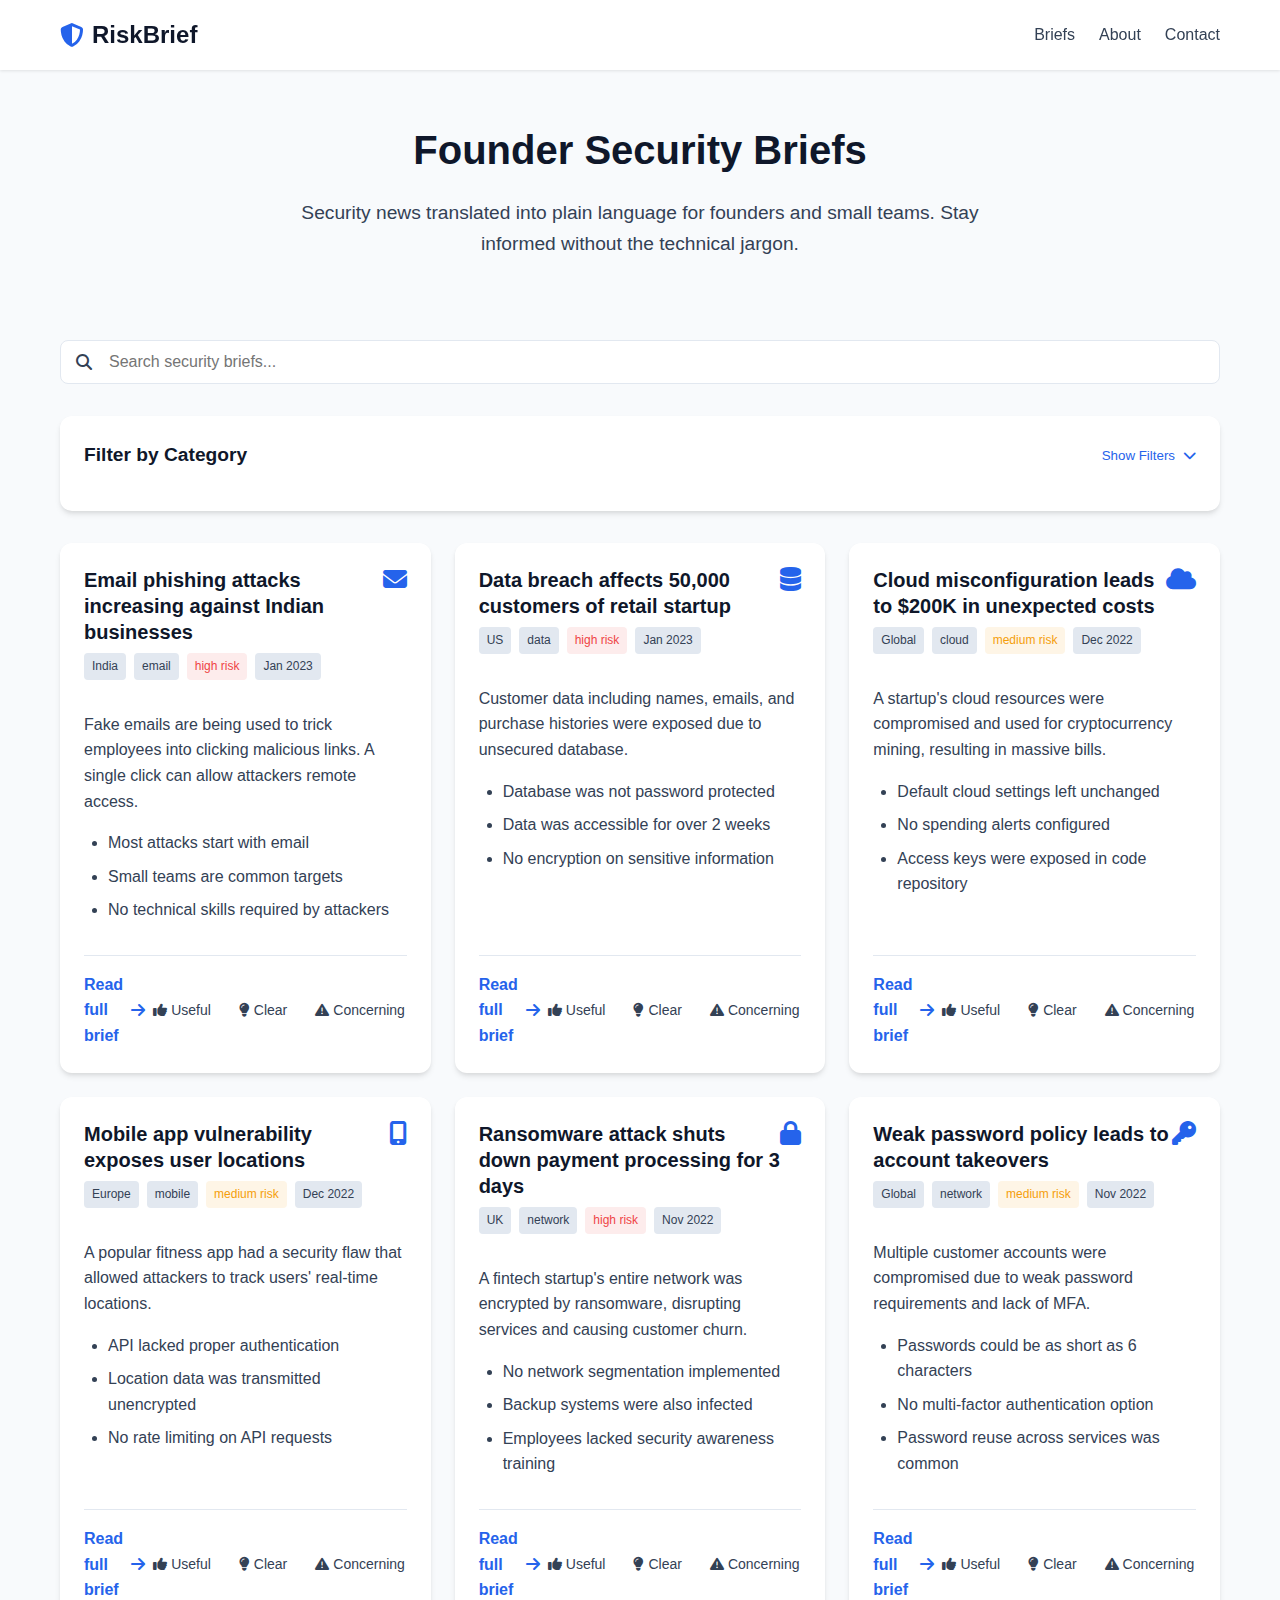
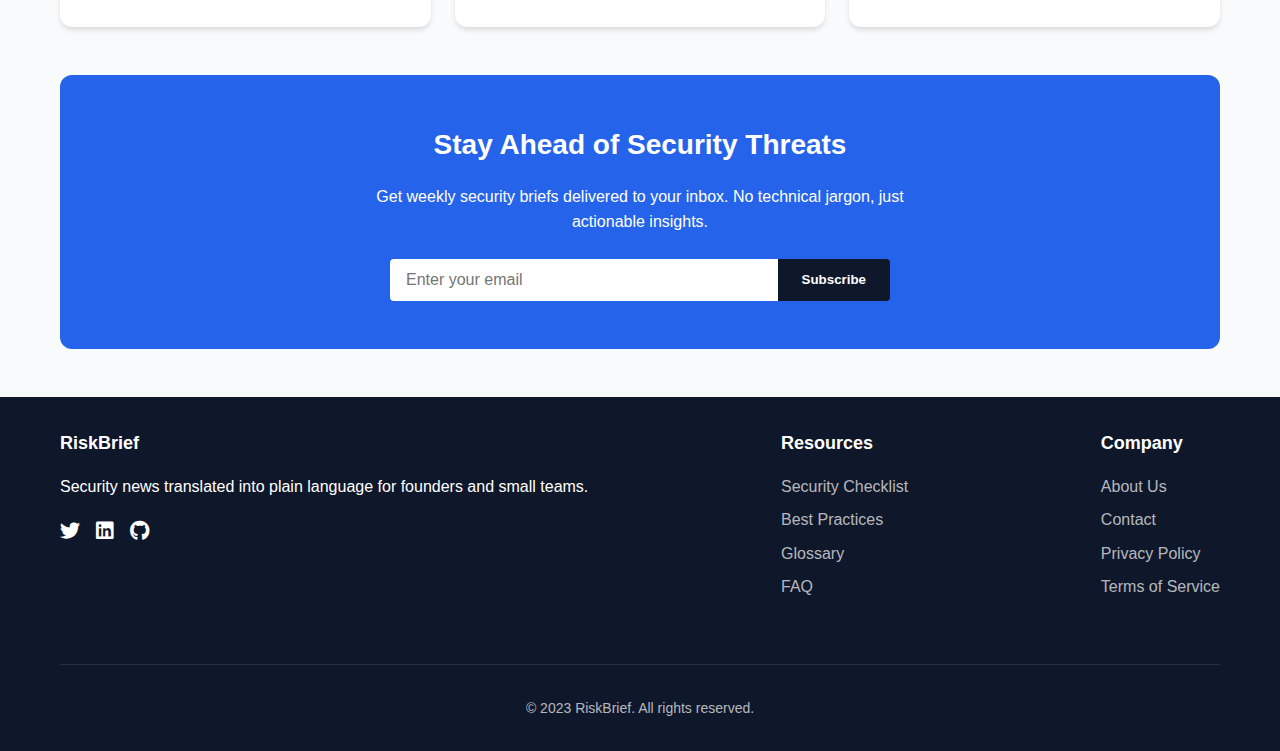
<file: z.ai.html>
<!DOCTYPE html>
<html lang="en">
<head>
  <meta charset="UTF-8">
  <meta name="viewport" content="width=device-width, initial-scale=1.0">
  <meta name="description" content="Security news translated into plain language for founders and small teams.">
  <title>RiskBrief — Founder Security Briefs</title>
  <link rel="stylesheet" href="https://cdnjs.cloudflare.com/ajax/libs/font-awesome/6.4.0/css/all.min.css">
  <style>
    :root {
      --primary-color: #2563eb;
      --primary-dark: #1d4ed8;
      --secondary-color: #0f172a;
      --text-color: #334155;
      --light-gray: #f8fafc;
      --medium-gray: #e2e8f0;
      --border-color: #e2e8f0;
      --success-color: #10b981;
      --warning-color: #f59e0b;
      --danger-color: #ef4444;
      --card-shadow: 0 4px 6px -1px rgba(0, 0, 0, 0.1), 0 2px 4px -1px rgba(0, 0, 0, 0.06);
      --card-hover-shadow: 0 10px 15px -3px rgba(0, 0, 0, 0.1), 0 4px 6px -2px rgba(0, 0, 0, 0.05);
    }

    * {
      box-sizing: border-box;
      margin: 0;
      padding: 0;
    }

    body {
      font-family: -apple-system, BlinkMacSystemFont, "Segoe UI", Roboto, "Helvetica Neue", Arial, sans-serif;
      background-color: var(--light-gray);
      color: var(--text-color);
      line-height: 1.6;
    }

    .container {
      max-width: 1200px;
      margin: 0 auto;
      padding: 0 20px;
    }

    /* Header Styles */
    header {
      background-color: white;
      box-shadow: 0 1px 3px 0 rgba(0, 0, 0, 0.1);
      position: sticky;
      top: 0;
      z-index: 100;
    }

    .header-content {
      display: flex;
      justify-content: space-between;
      align-items: center;
      padding: 1rem 0;
    }

    .logo {
      display: flex;
      align-items: center;
      font-size: 1.5rem;
      font-weight: 700;
      color: var(--secondary-color);
      text-decoration: none;
    }

    .logo i {
      margin-right: 0.5rem;
      color: var(--primary-color);
    }

    nav ul {
      display: flex;
      list-style: none;
    }

    nav ul li {
      margin-left: 1.5rem;
    }

    nav ul li a {
      color: var(--text-color);
      text-decoration: none;
      font-weight: 500;
      transition: color 0.2s;
    }

    nav ul li a:hover {
      color: var(--primary-color);
    }

    /* Hero Section */
    .hero {
      padding: 3rem 0;
      text-align: center;
    }

    .hero h1 {
      font-size: 2.5rem;
      margin-bottom: 1rem;
      color: var(--secondary-color);
    }

    .hero p {
      font-size: 1.2rem;
      max-width: 700px;
      margin: 0 auto 2rem;
    }

    /* Filter Section */
    .filter-section {
      background-color: white;
      padding: 1.5rem;
      border-radius: 12px;
      margin-bottom: 2rem;
      box-shadow: var(--card-shadow);
    }

    .filter-header {
      display: flex;
      justify-content: space-between;
      align-items: center;
      margin-bottom: 1rem;
    }

    .filter-title {
      font-size: 1.2rem;
      font-weight: 600;
      color: var(--secondary-color);
    }

    .filter-toggle {
      background: none;
      border: none;
      color: var(--primary-color);
      cursor: pointer;
      font-weight: 500;
      display: flex;
      align-items: center;
    }

    .filter-toggle i {
      margin-left: 0.5rem;
      transition: transform 0.3s;
    }

    .filter-toggle.active i {
      transform: rotate(180deg);
    }

    .filter-options {
      display: flex;
      flex-wrap: wrap;
      gap: 1rem;
      margin-top: 1rem;
    }

    .filter-option {
      display: flex;
      align-items: center;
    }

    .filter-option input {
      margin-right: 0.5rem;
    }

    .search-box {
      position: relative;
      margin-bottom: 2rem;
    }

    .search-box input {
      width: 100%;
      padding: 0.75rem 1rem 0.75rem 3rem;
      border: 1px solid var(--border-color);
      border-radius: 8px;
      font-size: 1rem;
    }

    .search-box i {
      position: absolute;
      left: 1rem;
      top: 50%;
      transform: translateY(-50%);
      color: var(--text-color);
    }

    /* Brief Cards */
    .briefs-grid {
      display: grid;
      grid-template-columns: repeat(auto-fill, minmax(350px, 1fr));
      gap: 1.5rem;
      margin-bottom: 3rem;
    }

    .card {
      background-color: white;
      border-radius: 12px;
      padding: 1.5rem;
      box-shadow: var(--card-shadow);
      transition: transform 0.2s, box-shadow 0.2s;
      display: flex;
      flex-direction: column;
    }

    .card:hover {
      transform: translateY(-4px);
      box-shadow: var(--card-hover-shadow);
    }

    .card-header {
      display: flex;
      justify-content: space-between;
      align-items: flex-start;
      margin-bottom: 1rem;
    }

    .card-title {
      font-size: 1.25rem;
      font-weight: 600;
      color: var(--secondary-color);
      margin-bottom: 0.5rem;
      line-height: 1.3;
    }

    .card-icon {
      color: var(--primary-color);
      font-size: 1.5rem;
    }

    .card-meta {
      display: flex;
      flex-wrap: wrap;
      gap: 0.5rem;
      margin-bottom: 1rem;
    }

    .meta-tag {
      background-color: var(--medium-gray);
      color: var(--text-color);
      font-size: 0.75rem;
      padding: 0.25rem 0.5rem;
      border-radius: 4px;
      font-weight: 500;
    }

    .risk-high {
      background-color: rgba(239, 68, 68, 0.1);
      color: var(--danger-color);
    }

    .risk-medium {
      background-color: rgba(245, 158, 11, 0.1);
      color: var(--warning-color);
    }

    .risk-low {
      background-color: rgba(16, 185, 129, 0.1);
      color: var(--success-color);
    }

    .card-content {
      flex-grow: 1;
    }

    .card-content p {
      margin-bottom: 1rem;
    }

    .card-list {
      padding-left: 1.5rem;
      margin-bottom: 1rem;
    }

    .card-list li {
      margin-bottom: 0.5rem;
    }

    .card-footer {
      display: flex;
      justify-content: space-between;
      align-items: center;
      margin-top: 1rem;
      padding-top: 1rem;
      border-top: 1px solid var(--border-color);
    }

    .read-more {
      color: var(--primary-color);
      text-decoration: none;
      font-weight: 600;
      display: flex;
      align-items: center;
      transition: color 0.2s;
    }

    .read-more:hover {
      color: var(--primary-dark);
    }

    .read-more i {
      margin-left: 0.5rem;
      transition: transform 0.2s;
    }

    .read-more:hover i {
      transform: translateX(3px);
    }

    .reactions {
      display: flex;
      gap: 0.75rem;
    }

    .reaction {
      background: none;
      border: none;
      cursor: pointer;
      font-size: 0.875rem;
      color: var(--text-color);
      display: flex;
      align-items: center;
      padding: 0.25rem 0.5rem;
      border-radius: 4px;
      transition: background-color 0.2s;
    }

    .reaction:hover {
      background-color: var(--light-gray);
    }

    .reaction i {
      margin-right: 0.25rem;
    }

    .reaction.active {
      color: var(--primary-color);
    }

    /* Newsletter Section */
    .newsletter {
      background-color: var(--primary-color);
      color: white;
      padding: 3rem 0;
      border-radius: 12px;
      margin-bottom: 3rem;
      text-align: center;
    }

    .newsletter h2 {
      font-size: 1.75rem;
      margin-bottom: 1rem;
    }

    .newsletter p {
      margin-bottom: 1.5rem;
      max-width: 600px;
      margin-left: auto;
      margin-right: auto;
    }

    .newsletter-form {
      display: flex;
      max-width: 500px;
      margin: 0 auto;
    }

    .newsletter-form input {
      flex-grow: 1;
      padding: 0.75rem 1rem;
      border: none;
      border-radius: 4px 0 0 4px;
      font-size: 1rem;
    }

    .newsletter-form button {
      background-color: var(--secondary-color);
      color: white;
      border: none;
      padding: 0.75rem 1.5rem;
      border-radius: 0 4px 4px 0;
      font-weight: 600;
      cursor: pointer;
      transition: background-color 0.2s;
    }

    .newsletter-form button:hover {
      background-color: #1e293b;
    }

    /* Footer */
    footer {
      background-color: var(--secondary-color);
      color: white;
      padding: 2rem 0;
    }

    .footer-content {
      display: flex;
      justify-content: space-between;
      flex-wrap: wrap;
    }

    .footer-section {
      margin-bottom: 1.5rem;
    }

    .footer-section h3 {
      font-size: 1.125rem;
      margin-bottom: 1rem;
    }

    .footer-section ul {
      list-style: none;
    }

    .footer-section ul li {
      margin-bottom: 0.5rem;
    }

    .footer-section ul li a {
      color: rgba(255, 255, 255, 0.7);
      text-decoration: none;
      transition: color 0.2s;
    }

    .footer-section ul li a:hover {
      color: white;
    }

    .footer-bottom {
      text-align: center;
      margin-top: 2rem;
      padding-top: 2rem;
      border-top: 1px solid rgba(255, 255, 255, 0.1);
      color: rgba(255, 255, 255, 0.7);
      font-size: 0.875rem;
    }

    .social-links {
      display: flex;
      gap: 1rem;
      margin-top: 1rem;
    }

    .social-links a {
      color: white;
      font-size: 1.25rem;
      transition: transform 0.2s;
    }

    .social-links a:hover {
      transform: translateY(-3px);
    }

    /* Responsive Design */
    @media (max-width: 768px) {
      .header-content {
        flex-direction: column;
        align-items: flex-start;
      }

      nav ul {
        margin-top: 1rem;
      }

      nav ul li {
        margin-left: 0;
        margin-right: 1rem;
      }

      .hero h1 {
        font-size: 2rem;
      }

      .briefs-grid {
        grid-template-columns: 1fr;
      }

      .footer-content {
        flex-direction: column;
      }

      .newsletter-form {
        flex-direction: column;
      }

      .newsletter-form input {
        border-radius: 4px 4px 0 0;
        margin-bottom: 0.5rem;
      }

      .newsletter-form button {
        border-radius: 0 0 4px 4px;
      }
    }

    /* Toast Notification */
    .toast {
      position: fixed;
      bottom: 20px;
      right: 20px;
      background-color: var(--secondary-color);
      color: white;
      padding: 1rem 1.5rem;
      border-radius: 8px;
      box-shadow: var(--card-hover-shadow);
      transform: translateY(100px);
      opacity: 0;
      transition: transform 0.3s, opacity 0.3s;
      z-index: 1000;
    }

    .toast.show {
      transform: translateY(0);
      opacity: 1;
    }

    /* Loading State */
    .loading {
      display: flex;
      justify-content: center;
      align-items: center;
      height: 200px;
    }

    .spinner {
      width: 40px;
      height: 40px;
      border: 4px solid var(--medium-gray);
      border-top: 4px solid var(--primary-color);
      border-radius: 50%;
      animation: spin 1s linear infinite;
    }

    @keyframes spin {
      0% { transform: rotate(0deg); }
      100% { transform: rotate(360deg); }
    }

    /* Empty State */
    .empty-state {
      text-align: center;
      padding: 3rem 0;
    }

    .empty-state i {
      font-size: 3rem;
      color: var(--medium-gray);
      margin-bottom: 1rem;
    }

    .empty-state h3 {
      font-size: 1.5rem;
      margin-bottom: 0.5rem;
      color: var(--secondary-color);
    }

    .empty-state p {
      color: var(--text-color);
    }
  </style>
</head>
<body>
  <header>
    <div class="container">
      <div class="header-content">
        <a href="#" class="logo">
          <i class="fas fa-shield-alt"></i>
          RiskBrief
        </a>
        <nav>
          <ul>
            <li><a href="#briefs">Briefs</a></li>
            <li><a href="#about">About</a></li>
            <li><a href="#contact">Contact</a></li>
          </ul>
        </nav>
      </div>
    </div>
  </header>

  <main>
    <section class="hero container">
      <h1>Founder Security Briefs</h1>
      <p>Security news translated into plain language for founders and small teams. Stay informed without the technical jargon.</p>
    </section>

    <section class="container">
      <div class="search-box">
        <i class="fas fa-search"></i>
        <input type="text" id="search-input" placeholder="Search security briefs...">
      </div>

      <div class="filter-section">
        <div class="filter-header">
          <h3 class="filter-title">Filter by Category</h3>
          <button class="filter-toggle" id="filter-toggle">
            <span>Show Filters</span>
            <i class="fas fa-chevron-down"></i>
          </button>
        </div>
        <div class="filter-options" id="filter-options" style="display: none;">
          <div class="filter-option">
            <input type="checkbox" id="filter-email" value="email">
            <label for="filter-email">Email</label>
          </div>
          <div class="filter-option">
            <input type="checkbox" id="filter-data" value="data">
            <label for="filter-data">Data</label>
          </div>
          <div class="filter-option">
            <input type="checkbox" id="filter-cloud" value="cloud">
            <label for="filter-cloud">Cloud</label>
          </div>
          <div class="filter-option">
            <input type="checkbox" id="filter-mobile" value="mobile">
            <label for="filter-mobile">Mobile</label>
          </div>
          <div class="filter-option">
            <input type="checkbox" id="filter-network" value="network">
            <label for="filter-network">Network</label>
          </div>
          <div class="filter-option">
            <input type="checkbox" id="filter-high" value="high">
            <label for="filter-high">High Risk</label>
          </div>
        </div>
      </div>

      <div class="briefs-grid" id="briefs-grid">
        <!-- Brief cards will be dynamically inserted here -->
      </div>

      <div class="loading" id="loading" style="display: none;">
        <div class="spinner"></div>
      </div>

      <div class="empty-state" id="empty-state" style="display: none;">
        <i class="fas fa-inbox"></i>
        <h3>No briefs found</h3>
        <p>Try adjusting your filters or search terms.</p>
      </div>
    </section>

    <section class="container">
      <div class="newsletter">
        <h2>Stay Ahead of Security Threats</h2>
        <p>Get weekly security briefs delivered to your inbox. No technical jargon, just actionable insights.</p>
        <form class="newsletter-form" id="newsletter-form">
          <input type="email" placeholder="Enter your email" required>
          <button type="submit">Subscribe</button>
        </form>
      </div>
    </section>
  </main>

  <footer>
    <div class="container">
      <div class="footer-content">
        <div class="footer-section">
          <h3>RiskBrief</h3>
          <p>Security news translated into plain language for founders and small teams.</p>
          <div class="social-links">
            <a href="#"><i class="fab fa-twitter"></i></a>
            <a href="#"><i class="fab fa-linkedin"></i></a>
            <a href="#"><i class="fab fa-github"></i></a>
          </div>
        </div>
        <div class="footer-section">
          <h3>Resources</h3>
          <ul>
            <li><a href="#">Security Checklist</a></li>
            <li><a href="#">Best Practices</a></li>
            <li><a href="#">Glossary</a></li>
            <li><a href="#">FAQ</a></li>
          </ul>
        </div>
        <div class="footer-section">
          <h3>Company</h3>
          <ul>
            <li><a href="#">About Us</a></li>
            <li><a href="#">Contact</a></li>
            <li><a href="#">Privacy Policy</a></li>
            <li><a href="#">Terms of Service</a></li>
          </ul>
        </div>
      </div>
      <div class="footer-bottom">
        <p>&copy; 2023 RiskBrief. All rights reserved.</p>
      </div>
    </div>
  </footer>

  <div class="toast" id="toast"></div>

  <script>
    // Sample data for security briefs
    const briefsData = [
      {
        id: "001",
        title: "Email phishing attacks increasing against Indian businesses",
        icon: "fa-envelope",
        category: "email",
        risk: "high",
        location: "India",
        date: "Jan 2023",
        summary: "Fake emails are being used to trick employees into clicking malicious links. A single click can allow attackers remote access.",
        points: [
          "Most attacks start with email",
          "Small teams are common targets",
          "No technical skills required by attackers"
        ],
        url: "briefs/001.html"
      },
      {
        id: "002",
        title: "Data breach affects 50,000 customers of retail startup",
        icon: "fa-database",
        category: "data",
        risk: "high",
        location: "US",
        date: "Jan 2023",
        summary: "Customer data including names, emails, and purchase histories were exposed due to unsecured database.",
        points: [
          "Database was not password protected",
          "Data was accessible for over 2 weeks",
          "No encryption on sensitive information"
        ],
        url: "briefs/002.html"
      },
      {
        id: "003",
        title: "Cloud misconfiguration leads to $200K in unexpected costs",
        icon: "fa-cloud",
        category: "cloud",
        risk: "medium",
        location: "Global",
        date: "Dec 2022",
        summary: "A startup's cloud resources were compromised and used for cryptocurrency mining, resulting in massive bills.",
        points: [
          "Default cloud settings left unchanged",
          "No spending alerts configured",
          "Access keys were exposed in code repository"
        ],
        url: "briefs/003.html"
      },
      {
        id: "004",
        title: "Mobile app vulnerability exposes user locations",
        icon: "fa-mobile-alt",
        category: "mobile",
        risk: "medium",
        location: "Europe",
        date: "Dec 2022",
        summary: "A popular fitness app had a security flaw that allowed attackers to track users' real-time locations.",
        points: [
          "API lacked proper authentication",
          "Location data was transmitted unencrypted",
          "No rate limiting on API requests"
        ],
        url: "briefs/004.html"
      },
      {
        id: "005",
        title: "Ransomware attack shuts down payment processing for 3 days",
        icon: "fa-lock",
        category: "network",
        risk: "high",
        location: "UK",
        date: "Nov 2022",
        summary: "A fintech startup's entire network was encrypted by ransomware, disrupting services and causing customer churn.",
        points: [
          "No network segmentation implemented",
          "Backup systems were also infected",
          "Employees lacked security awareness training"
        ],
        url: "briefs/005.html"
      },
      {
        id: "006",
        title: "Weak password policy leads to account takeovers",
        icon: "fa-key",
        category: "network",
        risk: "medium",
        location: "Global",
        date: "Nov 2022",
        summary: "Multiple customer accounts were compromised due to weak password requirements and lack of MFA.",
        points: [
          "Passwords could be as short as 6 characters",
          "No multi-factor authentication option",
          "Password reuse across services was common"
        ],
        url: "briefs/006.html"
      }
    ];

    // DOM elements
    const briefsGrid = document.getElementById('briefs-grid');
    const searchInput = document.getElementById('search-input');
    const filterToggle = document.getElementById('filter-toggle');
    const filterOptions = document.getElementById('filter-options');
    const loading = document.getElementById('loading');
    const emptyState = document.getElementById('empty-state');
    const newsletterForm = document.getElementById('newsletter-form');
    const toast = document.getElementById('toast');

    // State
    let activeFilters = {
      categories: [],
      risk: null,
      search: ''
    };

    // Initialize the page
    document.addEventListener('DOMContentLoaded', () => {
      renderBriefs(briefsData);
      setupEventListeners();
      loadSavedReactions();
    });

    // Setup event listeners
    function setupEventListeners() {
      // Search functionality
      searchInput.addEventListener('input', (e) => {
        activeFilters.search = e.target.value.toLowerCase();
        filterAndRenderBriefs();
      });

      // Filter toggle
      filterToggle.addEventListener('click', () => {
        filterOptions.style.display = filterOptions.style.display === 'none' ? 'flex' : 'none';
        filterToggle.classList.toggle('active');
      });

      // Category filters
      document.querySelectorAll('.filter-option input').forEach(checkbox => {
        checkbox.addEventListener('change', (e) => {
          const value = e.target.value;
          
          if (value === 'high') {
            activeFilters.risk = e.target.checked ? 'high' : null;
          } else {
            if (e.target.checked) {
              activeFilters.categories.push(value);
            } else {
              activeFilters.categories = activeFilters.categories.filter(cat => cat !== value);
            }
          }
          
          filterAndRenderBriefs();
        });
      });

      // Newsletter form
      newsletterForm.addEventListener('submit', (e) => {
        e.preventDefault();
        const email = e.target.querySelector('input[type="email"]').value;
        showToast(`Subscribed with ${email}`);
        e.target.reset();
      });
    }

    // Render briefs
    function renderBriefs(briefs) {
      if (briefs.length === 0) {
        briefsGrid.style.display = 'none';
        emptyState.style.display = 'block';
        return;
      }

      briefsGrid.style.display = 'grid';
      emptyState.style.display = 'none';

      briefsGrid.innerHTML = briefs.map(brief => `
        <div class="card" data-brief-id="${brief.id}">
          <div class="card-header">
            <div>
              <h2 class="card-title">${brief.title}</h2>
              <div class="card-meta">
                <span class="meta-tag">${brief.location}</span>
                <span class="meta-tag">${brief.category}</span>
                <span class="meta-tag risk-${brief.risk}">${brief.risk} risk</span>
                <span class="meta-tag">${brief.date}</span>
              </div>
            </div>
            <i class="fas ${brief.icon} card-icon"></i>
          </div>
          <div class="card-content">
            <p>${brief.summary}</p>
            <ul class="card-list">
              ${brief.points.map(point => `<li>${point}</li>`).join('')}
            </ul>
          </div>
          <div class="card-footer">
            <a class="read-more" href="${brief.url}" onclick="trackFullRead('${brief.id}')">
              Read full brief <i class="fas fa-arrow-right"></i>
            </a>
            <div class="reactions" data-brief-id="${brief.id}">
              <button class="reaction" data-reaction="useful" onclick="toggleReaction('${brief.id}', 'useful')">
                <i class="fas fa-thumbs-up"></i> Useful
              </button>
              <button class="reaction" data-reaction="clear" onclick="toggleReaction('${brief.id}', 'clear')">
                <i class="fas fa-lightbulb"></i> Clear
              </button>
              <button class="reaction" data-reaction="concern" onclick="toggleReaction('${brief.id}', 'concern')">
                <i class="fas fa-exclamation-triangle"></i> Concerning
              </button>
            </div>
          </div>
        </div>
      `).join('');
    }

    // Filter and render briefs based on active filters
    function filterAndRenderBriefs() {
      // Show loading state
      briefsGrid.style.display = 'none';
      emptyState.style.display = 'none';
      loading.style.display = 'flex';

      // Simulate loading delay
      setTimeout(() => {
        loading.style.display = 'none';

        let filteredBriefs = briefsData;

        // Filter by search term
        if (activeFilters.search) {
          filteredBriefs = filteredBriefs.filter(brief => 
            brief.title.toLowerCase().includes(activeFilters.search) ||
            brief.summary.toLowerCase().includes(activeFilters.search) ||
            brief.location.toLowerCase().includes(activeFilters.search) ||
            brief.category.toLowerCase().includes(activeFilters.search)
          );
        }

        // Filter by categories
        if (activeFilters.categories.length > 0) {
          filteredBriefs = filteredBriefs.filter(brief => 
            activeFilters.categories.includes(brief.category)
          );
        }

        // Filter by risk level
        if (activeFilters.risk) {
          filteredBriefs = filteredBriefs.filter(brief => 
            brief.risk === activeFilters.risk
          );
        }

        renderBriefs(filteredBriefs);
      }, 300);
    }

    // Track full brief read
    function trackFullRead(id) {
      console.log("Full brief opened:", id);
      // In a real app, this would send analytics data
    }

    // Toggle reaction
    function toggleReaction(briefId, reactionType) {
      const key = `reaction_${briefId}_${reactionType}`;
      const reactionBtn = document.querySelector(`.reactions[data-brief-id="${briefId}"] .reaction[data-reaction="${reactionType}"]`);
      
      if (localStorage.getItem(key)) {
        // Remove reaction
        localStorage.removeItem(key);
        reactionBtn.classList.remove('active');
      } else {
        // Add reaction
        localStorage.setItem(key, "true");
        reactionBtn.classList.add('active');
        
        // Remove other reactions for this brief
        document.querySelectorAll(`.reactions[data-brief-id="${briefId}"] .reaction`).forEach(btn => {
          if (btn.dataset.reaction !== reactionType) {
            const otherKey = `reaction_${briefId}_${btn.dataset.reaction}`;
            localStorage.removeItem(otherKey);
            btn.classList.remove('active');
          }
        });
      }
      
      console.log("Reaction toggled:", briefId, reactionType);
    }

    // Load saved reactions
    function loadSavedReactions() {
      document.querySelectorAll(".reaction").forEach(btn => {
        const briefId = btn.closest('.reactions').dataset.briefId;
        const reactionType = btn.dataset.reaction;
        const key = `reaction_${briefId}_${reactionType}`;

        if (localStorage.getItem(key)) {
          btn.classList.add('active');
        }
      });
    }

    // Show toast notification
    function showToast(message) {
      toast.textContent = message;
      toast.classList.add('show');
      
      setTimeout(() => {
        toast.classList.remove('show');
      }, 3000);
    }
  </script>
</body>
</html>
</file>
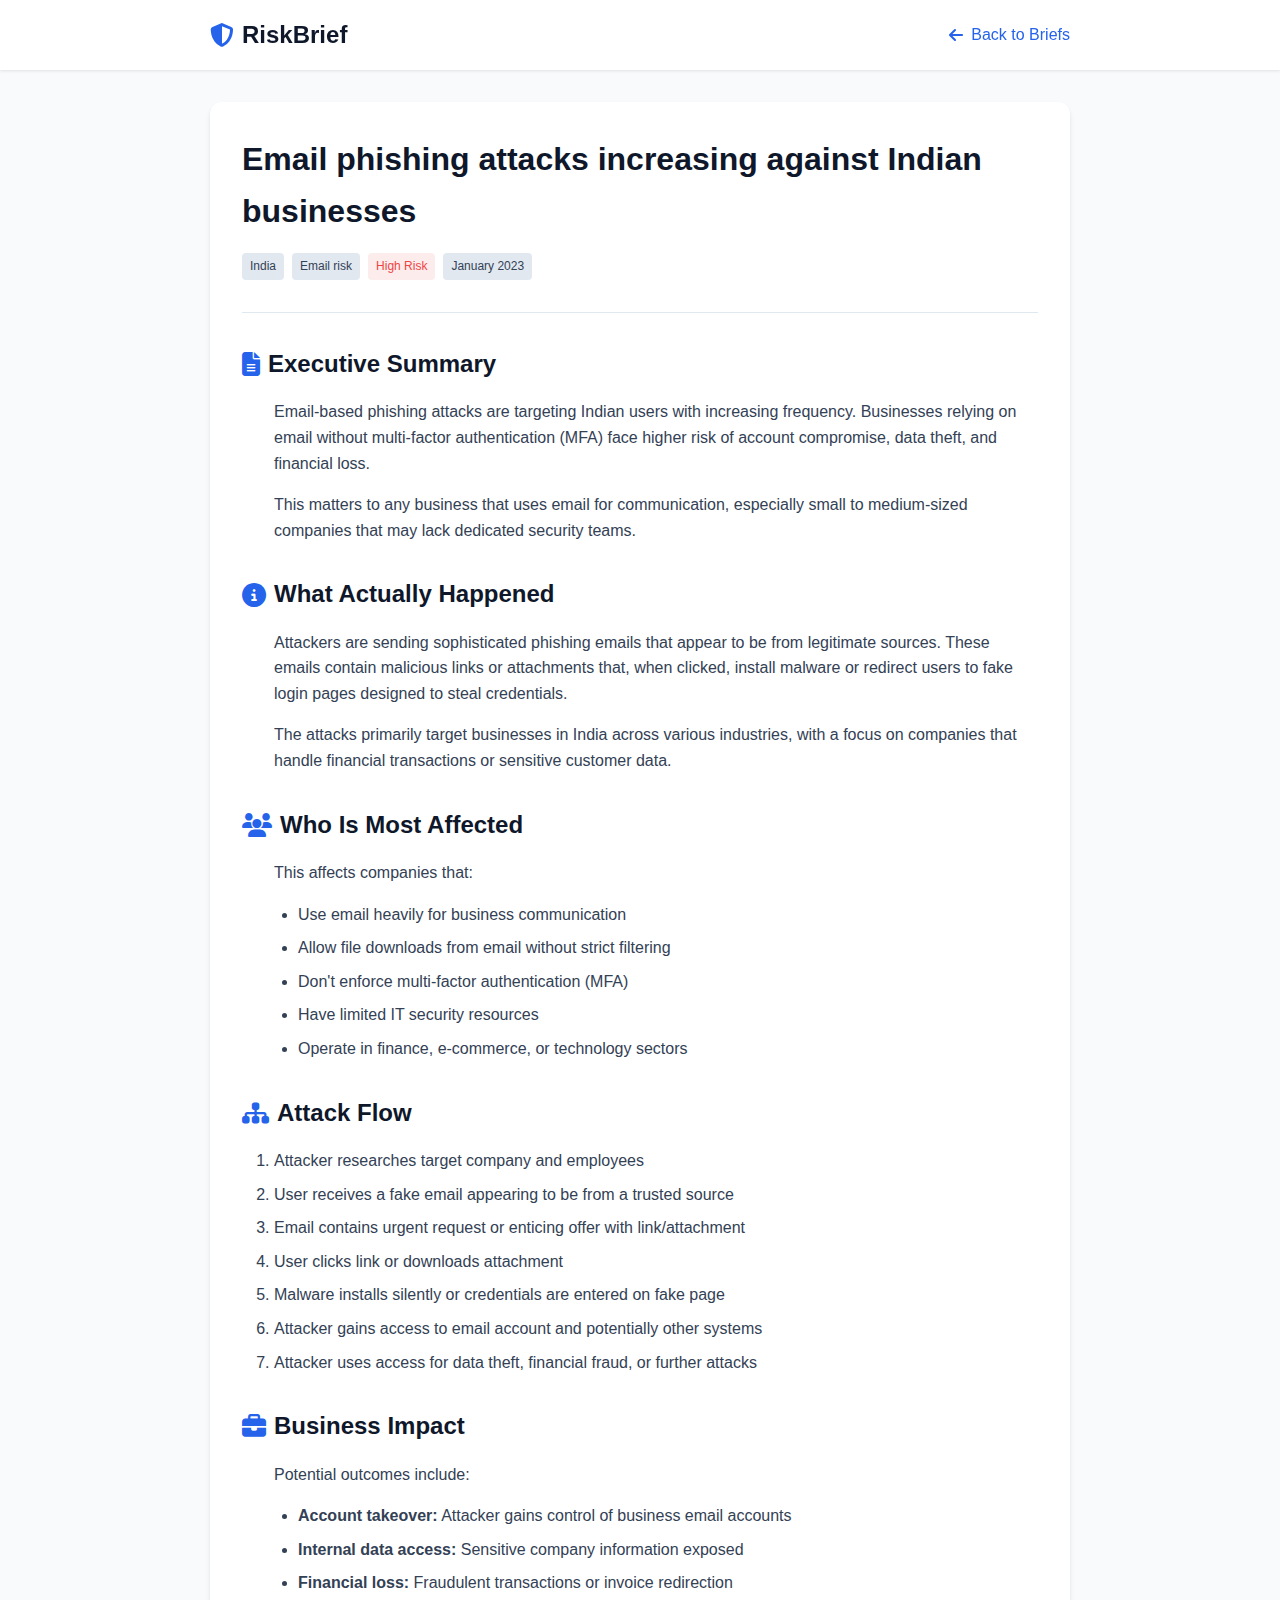
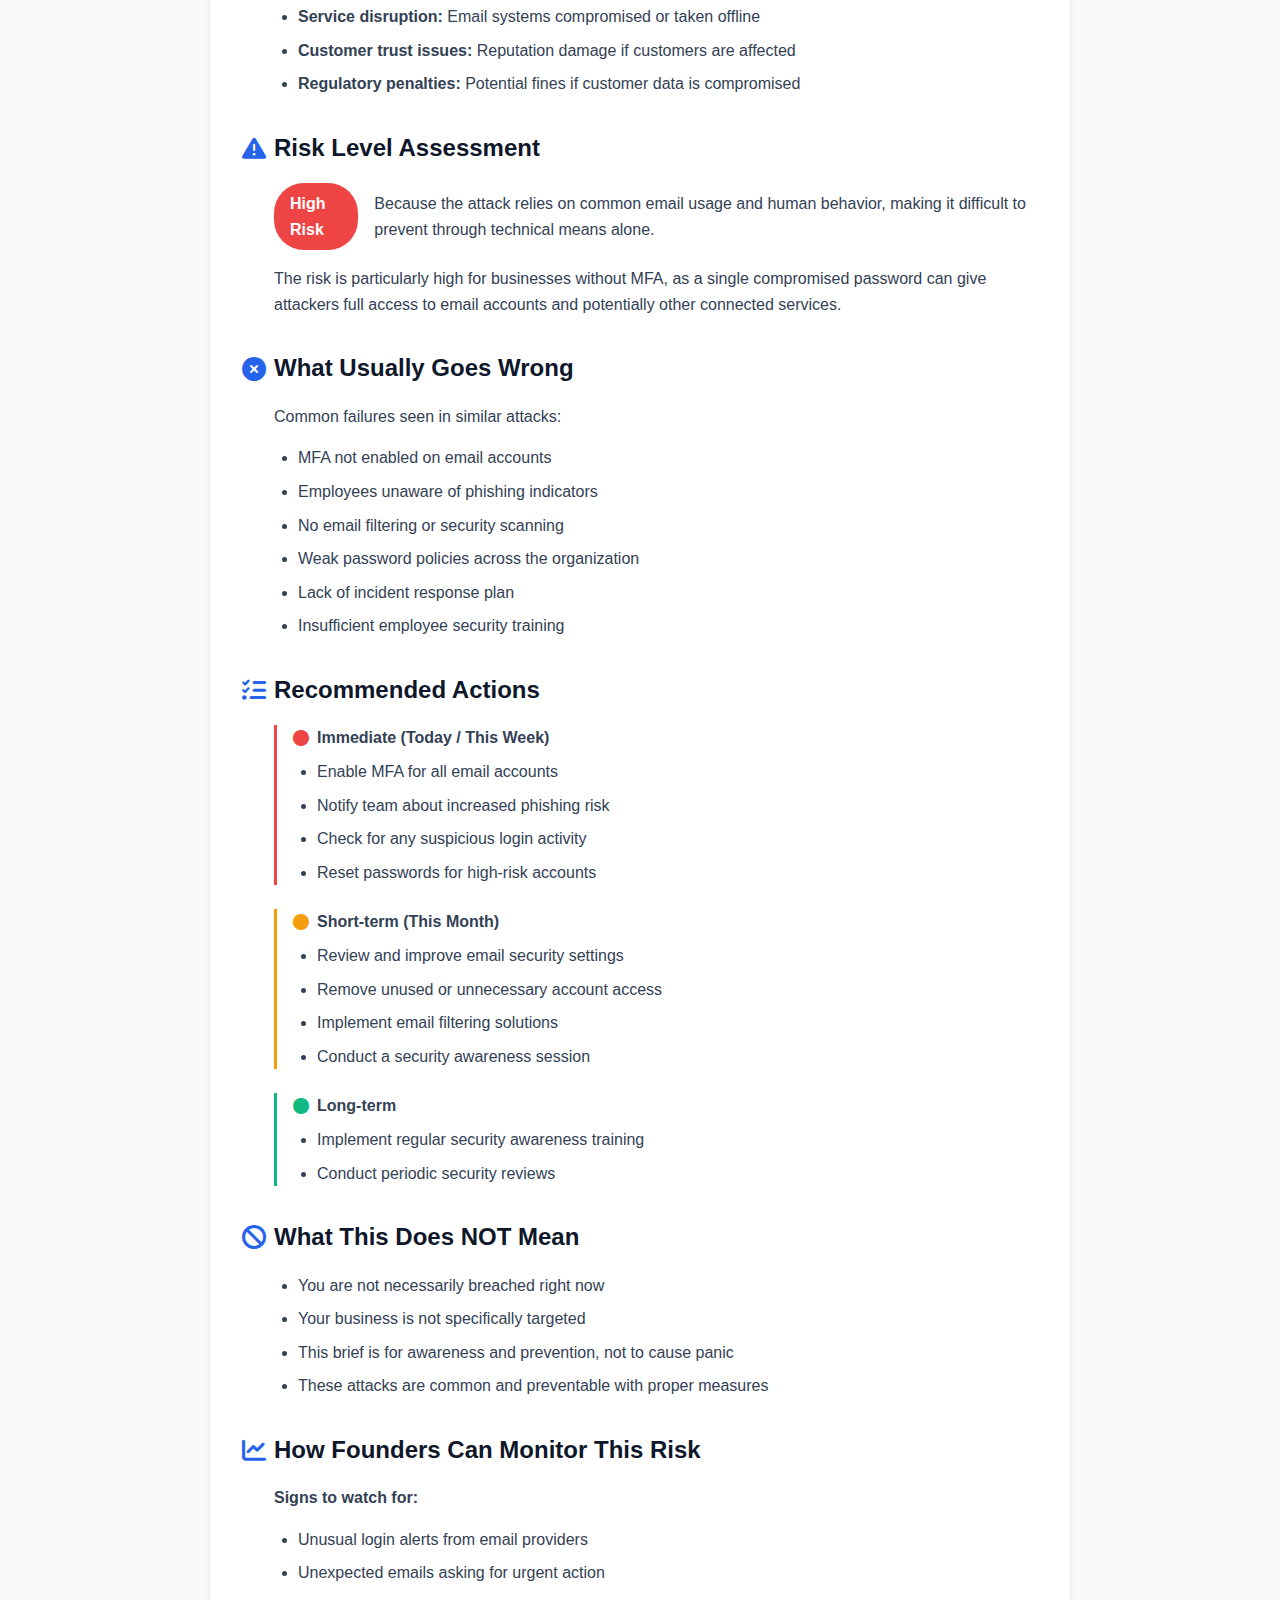
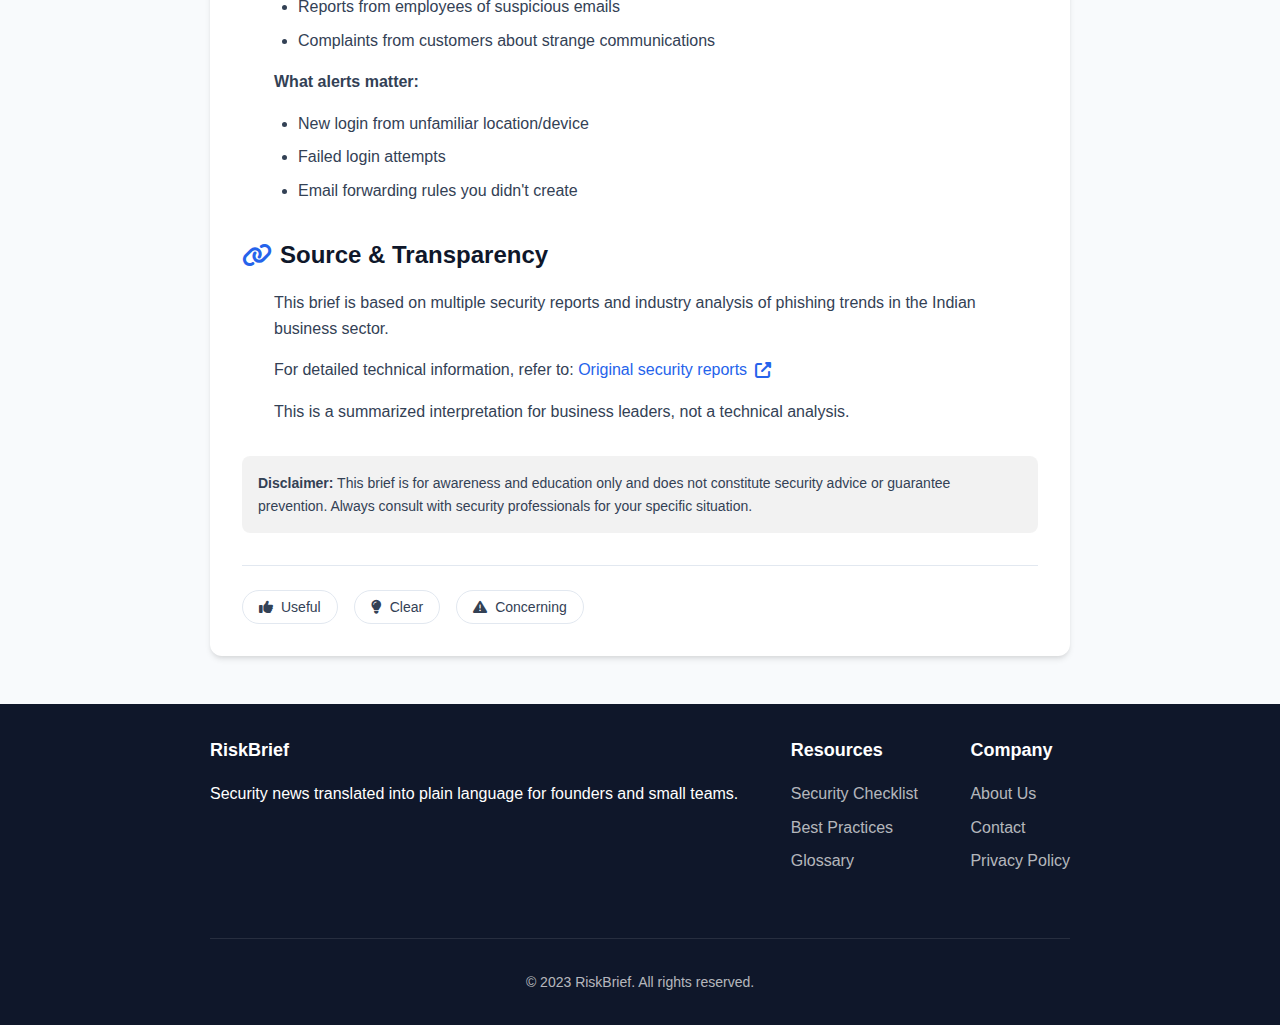
<file: briefs/001.html>
<!DOCTYPE html>
<html lang="en">
<head>
  <meta charset="UTF-8">
  <meta name="viewport" content="width=device-width, initial-scale=1.0">
  <meta name="description" content="Email phishing attacks against Indian businesses - Full Security Brief">
  <title>Email Phishing Risk — RiskBrief</title>
  <link rel="stylesheet" href="https://cdnjs.cloudflare.com/ajax/libs/font-awesome/6.4.0/css/all.min.css">
  <style>
    :root {
      --primary-color: #2563eb;
      --primary-dark: #1d4ed8;
      --secondary-color: #0f172a;
      --text-color: #334155;
      --light-gray: #f8fafc;
      --medium-gray: #e2e8f0;
      --border-color: #e2e8f0;
      --success-color: #10b981;
      --warning-color: #f59e0b;
      --danger-color: #ef4444;
      --card-shadow: 0 4px 6px -1px rgba(0, 0, 0, 0.1), 0 2px 4px -1px rgba(0, 0, 0, 0.06);
    }

    * {
      box-sizing: border-box;
      margin: 0;
      padding: 0;
    }

    body {
      font-family: -apple-system, BlinkMacSystemFont, "Segoe UI", Roboto, "Helvetica Neue", Arial, sans-serif;
      background-color: var(--light-gray);
      color: var(--text-color);
      line-height: 1.6;
    }

    .container {
      max-width: 900px;
      margin: 0 auto;
      padding: 0 20px;
    }

    /* Header Styles */
    header {
      background-color: white;
      box-shadow: 0 1px 3px 0 rgba(0, 0, 0, 0.1);
      position: sticky;
      top: 0;
      z-index: 100;
    }

    .header-content {
      display: flex;
      justify-content: space-between;
      align-items: center;
      padding: 1rem 0;
    }

    .logo {
      display: flex;
      align-items: center;
      font-size: 1.5rem;
      font-weight: 700;
      color: var(--secondary-color);
      text-decoration: none;
    }

    .logo i {
      margin-right: 0.5rem;
      color: var(--primary-color);
    }

    .back-link {
      color: var(--primary-color);
      text-decoration: none;
      font-weight: 500;
      display: flex;
      align-items: center;
      transition: color 0.2s;
    }

    .back-link:hover {
      color: var(--primary-dark);
    }

    .back-link i {
      margin-right: 0.5rem;
    }

    /* Brief Content */
    .brief-content {
      background-color: white;
      border-radius: 12px;
      padding: 2rem;
      margin: 2rem 0;
      box-shadow: var(--card-shadow);
    }

    .brief-header {
      margin-bottom: 2rem;
      padding-bottom: 1rem;
      border-bottom: 1px solid var(--border-color);
    }

    .brief-title {
      font-size: 2rem;
      font-weight: 700;
      color: var(--secondary-color);
      margin-bottom: 1rem;
    }

    .brief-meta {
      display: flex;
      flex-wrap: wrap;
      gap: 0.5rem;
      margin-bottom: 1rem;
    }

    .meta-tag {
      background-color: var(--medium-gray);
      color: var(--text-color);
      font-size: 0.75rem;
      padding: 0.25rem 0.5rem;
      border-radius: 4px;
      font-weight: 500;
    }

    .risk-high {
      background-color: rgba(239, 68, 68, 0.1);
      color: var(--danger-color);
    }

    .risk-medium {
      background-color: rgba(245, 158, 11, 0.1);
      color: var(--warning-color);
    }

    .risk-low {
      background-color: rgba(16, 185, 129, 0.1);
      color: var(--success-color);
    }

    /* Section Styles */
    .section {
      margin-bottom: 2rem;
    }

    .section-title {
      font-size: 1.5rem;
      font-weight: 600;
      color: var(--secondary-color);
      margin-bottom: 1rem;
      display: flex;
      align-items: center;
    }

    .section-title i {
      margin-right: 0.5rem;
      color: var(--primary-color);
    }

    .section-content {
      margin-left: 2rem;
    }

    .section-content p {
      margin-bottom: 1rem;
    }

    .section-content ul {
      margin-left: 1.5rem;
      margin-bottom: 1rem;
    }

    .section-content li {
      margin-bottom: 0.5rem;
    }

    /* Action Tiers */
    .action-tier {
      margin-bottom: 1.5rem;
      padding-left: 1rem;
      border-left: 3px solid;
    }

    .tier-immediate {
      border-color: var(--danger-color);
    }

    .tier-short-term {
      border-color: var(--warning-color);
    }

    .tier-long-term {
      border-color: var(--success-color);
    }

    .tier-title {
      font-weight: 600;
      margin-bottom: 0.5rem;
      display: flex;
      align-items: center;
    }

    .tier-title i {
      margin-right: 0.5rem;
    }

    /* Risk Assessment */
    .risk-assessment {
      display: flex;
      align-items: center;
      gap: 1rem;
      margin-bottom: 1rem;
    }

    .risk-badge {
      padding: 0.5rem 1rem;
      border-radius: 30px;
      font-weight: 600;
      color: white;
    }

    .risk-badge.high {
      background-color: var(--danger-color);
    }

    .risk-badge.medium {
      background-color: var(--warning-color);
    }

    .risk-badge.low {
      background-color: var(--success-color);
    }

    /* Source Section */
    .source-link {
      color: var(--primary-color);
      text-decoration: none;
      font-weight: 500;
      display: inline-flex;
      align-items: center;
    }

    .source-link:hover {
      text-decoration: underline;
    }

    .source-link i {
      margin-left: 0.5rem;
    }

    /* Disclaimer */
    .disclaimer {
      background-color: rgba(0, 0, 0, 0.05);
      padding: 1rem;
      border-radius: 8px;
      font-size: 0.875rem;
      color: var(--text-color);
      margin-top: 2rem;
    }

    /* Reactions */
    .reactions {
      display: flex;
      gap: 1rem;
      margin-top: 2rem;
      padding-top: 1.5rem;
      border-top: 1px solid var(--border-color);
    }

    .reaction {
      background: none;
      border: 1px solid var(--border-color);
      cursor: pointer;
      font-size: 0.875rem;
      color: var(--text-color);
      display: flex;
      align-items: center;
      padding: 0.5rem 1rem;
      border-radius: 30px;
      transition: all 0.2s;
    }

    .reaction:hover {
      background-color: var(--light-gray);
    }

    .reaction.active {
      background-color: var(--primary-color);
      color: white;
      border-color: var(--primary-color);
    }

    .reaction i {
      margin-right: 0.5rem;
    }

    /* Footer */
    footer {
      background-color: var(--secondary-color);
      color: white;
      padding: 2rem 0;
      margin-top: 3rem;
    }

    .footer-content {
      display: flex;
      justify-content: space-between;
      flex-wrap: wrap;
    }

    .footer-section {
      margin-bottom: 1.5rem;
    }

    .footer-section h3 {
      font-size: 1.125rem;
      margin-bottom: 1rem;
    }

    .footer-section ul {
      list-style: none;
    }

    .footer-section ul li {
      margin-bottom: 0.5rem;
    }

    .footer-section ul li a {
      color: rgba(255, 255, 255, 0.7);
      text-decoration: none;
      transition: color 0.2s;
    }

    .footer-section ul li a:hover {
      color: white;
    }

    .footer-bottom {
      text-align: center;
      margin-top: 2rem;
      padding-top: 2rem;
      border-top: 1px solid rgba(255, 255, 255, 0.1);
      color: rgba(255, 255, 255, 0.7);
      font-size: 0.875rem;
    }

    /* Responsive Design */
    @media (max-width: 768px) {
      .brief-title {
        font-size: 1.5rem;
      }

      .section-content {
        margin-left: 1rem;
      }

      .footer-content {
        flex-direction: column;
      }
    }
  </style>
</head>
<body>
  <header>
    <div class="container">
      <div class="header-content">
        <a href="index.html" class="logo">
          <i class="fas fa-shield-alt"></i>
          RiskBrief
        </a>
        <a href="index.html" class="back-link">
          <i class="fas fa-arrow-left"></i>
          Back to Briefs
        </a>
      </div>
    </div>
  </header>

  <main class="container">
    <div class="brief-content">
      <div class="brief-header">
        <h1 class="brief-title">Email phishing attacks increasing against Indian businesses</h1>
        <div class="brief-meta">
          <span class="meta-tag">India</span>
          <span class="meta-tag">Email risk</span>
          <span class="meta-tag risk-high">High Risk</span>
          <span class="meta-tag">January 2023</span>
        </div>
      </div>

      <!-- Executive Summary -->
      <section class="section">
        <h2 class="section-title">
          <i class="fas fa-file-alt"></i>
          Executive Summary
        </h2>
        <div class="section-content">
          <p>Email-based phishing attacks are targeting Indian users with increasing frequency. Businesses relying on email without multi-factor authentication (MFA) face higher risk of account compromise, data theft, and financial loss.</p>
          <p>This matters to any business that uses email for communication, especially small to medium-sized companies that may lack dedicated security teams.</p>
        </div>
      </section>

      <!-- What Actually Happened -->
      <section class="section">
        <h2 class="section-title">
          <i class="fas fa-info-circle"></i>
          What Actually Happened
        </h2>
        <div class="section-content">
          <p>Attackers are sending sophisticated phishing emails that appear to be from legitimate sources. These emails contain malicious links or attachments that, when clicked, install malware or redirect users to fake login pages designed to steal credentials.</p>
          <p>The attacks primarily target businesses in India across various industries, with a focus on companies that handle financial transactions or sensitive customer data.</p>
        </div>
      </section>

      <!-- Who Is Most Affected -->
      <section class="section">
        <h2 class="section-title">
          <i class="fas fa-users"></i>
          Who Is Most Affected
        </h2>
        <div class="section-content">
          <p>This affects companies that:</p>
          <ul>
            <li>Use email heavily for business communication</li>
            <li>Allow file downloads from email without strict filtering</li>
            <li>Don't enforce multi-factor authentication (MFA)</li>
            <li>Have limited IT security resources</li>
            <li>Operate in finance, e-commerce, or technology sectors</li>
          </ul>
        </div>
      </section>

      <!-- Attack Flow -->
      <section class="section">
        <h2 class="section-title">
          <i class="fas fa-sitemap"></i>
          Attack Flow
        </h2>
        <div class="section-content">
          <ol>
            <li>Attacker researches target company and employees</li>
            <li>User receives a fake email appearing to be from a trusted source</li>
            <li>Email contains urgent request or enticing offer with link/attachment</li>
            <li>User clicks link or downloads attachment</li>
            <li>Malware installs silently or credentials are entered on fake page</li>
            <li>Attacker gains access to email account and potentially other systems</li>
            <li>Attacker uses access for data theft, financial fraud, or further attacks</li>
          </ol>
        </div>
      </section>

      <!-- Business Impact -->
      <section class="section">
        <h2 class="section-title">
          <i class="fas fa-briefcase"></i>
          Business Impact
        </h2>
        <div class="section-content">
          <p>Potential outcomes include:</p>
          <ul>
            <li><strong>Account takeover:</strong> Attacker gains control of business email accounts</li>
            <li><strong>Internal data access:</strong> Sensitive company information exposed</li>
            <li><strong>Financial loss:</strong> Fraudulent transactions or invoice redirection</li>
            <li><strong>Service disruption:</strong> Email systems compromised or taken offline</li>
            <li><strong>Customer trust issues:</strong> Reputation damage if customers are affected</li>
            <li><strong>Regulatory penalties:</strong> Potential fines if customer data is compromised</li>
          </ul>
        </div>
      </section>

      <!-- Risk Level Assessment -->
      <section class="section">
        <h2 class="section-title">
          <i class="fas fa-exclamation-triangle"></i>
          Risk Level Assessment
        </h2>
        <div class="section-content">
          <div class="risk-assessment">
            <span class="risk-badge high">High Risk</span>
            <span>Because the attack relies on common email usage and human behavior, making it difficult to prevent through technical means alone.</span>
          </div>
          <p>The risk is particularly high for businesses without MFA, as a single compromised password can give attackers full access to email accounts and potentially other connected services.</p>
        </div>
      </section>

      <!-- What Usually Goes Wrong -->
      <section class="section">
        <h2 class="section-title">
          <i class="fas fa-times-circle"></i>
          What Usually Goes Wrong
        </h2>
        <div class="section-content">
          <p>Common failures seen in similar attacks:</p>
          <ul>
            <li>MFA not enabled on email accounts</li>
            <li>Employees unaware of phishing indicators</li>
            <li>No email filtering or security scanning</li>
            <li>Weak password policies across the organization</li>
            <li>Lack of incident response plan</li>
            <li>Insufficient employee security training</li>
          </ul>
        </div>
      </section>

      <!-- Recommended Actions -->
      <section class="section">
        <h2 class="section-title">
          <i class="fas fa-tasks"></i>
          Recommended Actions
        </h2>
        <div class="section-content">
          <div class="action-tier tier-immediate">
            <div class="tier-title">
              <i class="fas fa-circle" style="color: var(--danger-color);"></i>
              Immediate (Today / This Week)
            </div>
            <ul>
              <li>Enable MFA for all email accounts</li>
              <li>Notify team about increased phishing risk</li>
              <li>Check for any suspicious login activity</li>
              <li>Reset passwords for high-risk accounts</li>
            </ul>
          </div>

          <div class="action-tier tier-short-term">
            <div class="tier-title">
              <i class="fas fa-circle" style="color: var(--warning-color);"></i>
              Short-term (This Month)
            </div>
            <ul>
              <li>Review and improve email security settings</li>
              <li>Remove unused or unnecessary account access</li>
              <li>Implement email filtering solutions</li>
              <li>Conduct a security awareness session</li>
            </ul>
          </div>

          <div class="action-tier tier-long-term">
            <div class="tier-title">
              <i class="fas fa-circle" style="color: var(--success-color);"></i>
              Long-term
            </div>
            <ul>
              <li>Implement regular security awareness training</li>
              <li>Conduct periodic security reviews</li>
            </ul>
          </div>
        </div>
      </section>

      <!-- What This Does NOT Mean -->
      <section class="section">
        <h2 class="section-title">
          <i class="fas fa-ban"></i>
          What This Does NOT Mean
        </h2>
        <div class="section-content">
          <ul>
            <li>You are not necessarily breached right now</li>
            <li>Your business is not specifically targeted</li>
            <li>This brief is for awareness and prevention, not to cause panic</li>
            <li>These attacks are common and preventable with proper measures</li>
          </ul>
        </div>
      </section>

      <!-- How Founders Can Monitor This Risk -->
      <section class="section">
        <h2 class="section-title">
          <i class="fas fa-chart-line"></i>
          How Founders Can Monitor This Risk
        </h2>
        <div class="section-content">
          <p><strong>Signs to watch for:</strong></p>
          <ul>
            <li>Unusual login alerts from email providers</li>
            <li>Unexpected emails asking for urgent action</li>
            <li>Reports from employees of suspicious emails</li>
            <li>Complaints from customers about strange communications</li>
          </ul>
          <p><strong>What alerts matter:</strong></p>
          <ul>
            <li>New login from unfamiliar location/device</li>
            <li>Failed login attempts</li>
            <li>Email forwarding rules you didn't create</li>
          </ul>
        </div>
      </section>

      <!-- Source & Transparency -->
      <section class="section">
        <h2 class="section-title">
          <i class="fas fa-link"></i>
          Source & Transparency
        </h2>
        <div class="section-content">
          <p>This brief is based on multiple security reports and industry analysis of phishing trends in the Indian business sector.</p>
          <p>For detailed technical information, refer to:
            <a href="#" class="source-link">
              Original security reports
              <i class="fas fa-external-link-alt"></i>
            </a>
          </p>
          <p>This is a summarized interpretation for business leaders, not a technical analysis.</p>
        </div>
      </section>

      <!-- Disclaimer -->
      <div class="disclaimer">
        <p><strong>Disclaimer:</strong> This brief is for awareness and education only and does not constitute security advice or guarantee prevention. Always consult with security professionals for your specific situation.</p>
      </div>

      <!-- Reactions -->
      <div class="reactions" data-brief-id="001">
        <button class="reaction" data-reaction="useful" onclick="toggleReaction('001', 'useful')">
          <i class="fas fa-thumbs-up"></i> Useful
        </button>
        <button class="reaction" data-reaction="clear" onclick="toggleReaction('001', 'clear')">
          <i class="fas fa-lightbulb"></i> Clear
        </button>
        <button class="reaction" data-reaction="concern" onclick="toggleReaction('001', 'concern')">
          <i class="fas fa-exclamation-triangle"></i> Concerning
        </button>
      </div>
    </div>
  </main>

  <footer>
    <div class="container">
      <div class="footer-content">
        <div class="footer-section">
          <h3>RiskBrief</h3>
          <p>Security news translated into plain language for founders and small teams.</p>
        </div>
        <div class="footer-section">
          <h3>Resources</h3>
          <ul>
            <li><a href="#">Security Checklist</a></li>
            <li><a href="#">Best Practices</a></li>
            <li><a href="#">Glossary</a></li>
          </ul>
        </div>
        <div class="footer-section">
          <h3>Company</h3>
          <ul>
            <li><a href="#">About Us</a></li>
            <li><a href="#">Contact</a></li>
            <li><a href="#">Privacy Policy</a></li>
          </ul>
        </div>
      </div>
      <div class="footer-bottom">
        <p>&copy; 2023 RiskBrief. All rights reserved.</p>
      </div>
    </div>
  </footer>

  <script>
    // Toggle reaction
    function toggleReaction(briefId, reactionType) {
      const key = `reaction_${briefId}_${reactionType}`;
      const reactionBtn = document.querySelector(`.reactions[data-brief-id="${briefId}"] .reaction[data-reaction="${reactionType}"]`);
      
      if (localStorage.getItem(key)) {
        // Remove reaction
        localStorage.removeItem(key);
        reactionBtn.classList.remove('active');
      } else {
        // Add reaction
        localStorage.setItem(key, "true");
        reactionBtn.classList.add('active');
        
        // Remove other reactions for this brief
        document.querySelectorAll(`.reactions[data-brief-id="${briefId}"] .reaction`).forEach(btn => {
          if (btn.dataset.reaction !== reactionType) {
            const otherKey = `reaction_${briefId}_${btn.dataset.reaction}`;
            localStorage.removeItem(otherKey);
            btn.classList.remove('active');
          }
        });
      }
      
      console.log("Reaction toggled:", briefId, reactionType);
    }

    // Load saved reactions
    document.addEventListener('DOMContentLoaded', () => {
      document.querySelectorAll(".reaction").forEach(btn => {
        const briefId = btn.closest('.reactions').dataset.briefId;
        const reactionType = btn.dataset.reaction;
        const key = `reaction_${briefId}_${reactionType}`;

        if (localStorage.getItem(key)) {
          btn.classList.add('active');
        }
      });
    });

    // Track full brief read
    document.addEventListener('DOMContentLoaded', () => {
      console.log("Full brief opened: 001");
      // In a real app, this would send analytics data
    });
  </script>
</body>
</html>
</file>
<file: assets/style.css>
body {
  margin: 0;
  font-family: -apple-system, BlinkMacSystemFont, "Segoe UI", Roboto, sans-serif;
  background: #f8fafc;
  color: #0f172a;
}

.container {
  max-width: 900px;
  margin: auto;
  padding: 40px 20px;
}

h1 { font-size: 34px; }
h2 { font-size: 22px; }

p {
  font-size: 16px;
  line-height: 1.7;
  color: #334155;
}

.card {
  background: white;
  padding: 24px;
  border-radius: 12px;
  box-shadow: 0 8px 20px rgba(0,0,0,0.05);
  margin-bottom: 30px;
}

.meta {
  font-size: 14px;
  color: #64748b;
  margin-bottom: 10px;
}

.read-more {
  color: #2563eb;
  text-decoration: none;
  font-weight: 600;
}

.reactions {
  margin-top: 16px;
  display: flex;
  gap: 12px;
}

.reaction {
  cursor: pointer;
  font-size: 14px;
  color: #475569;
}
</file>
